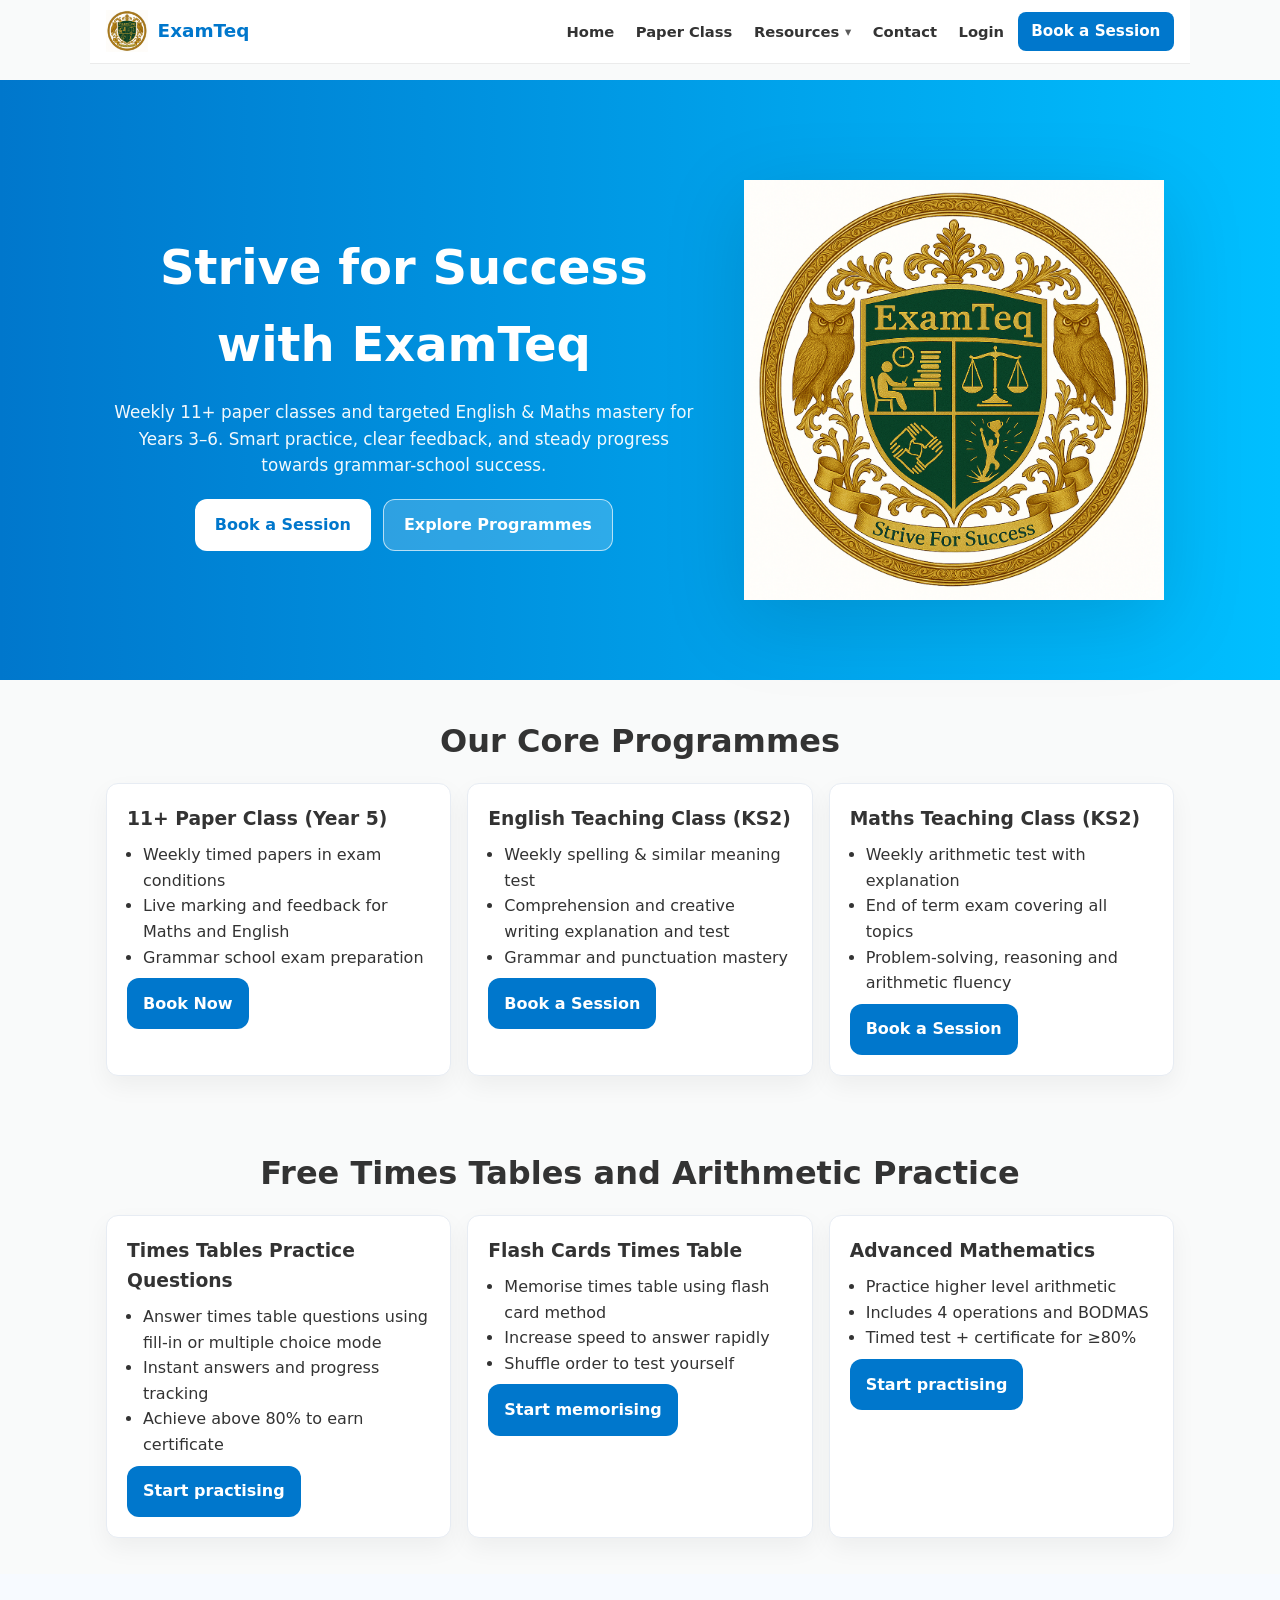
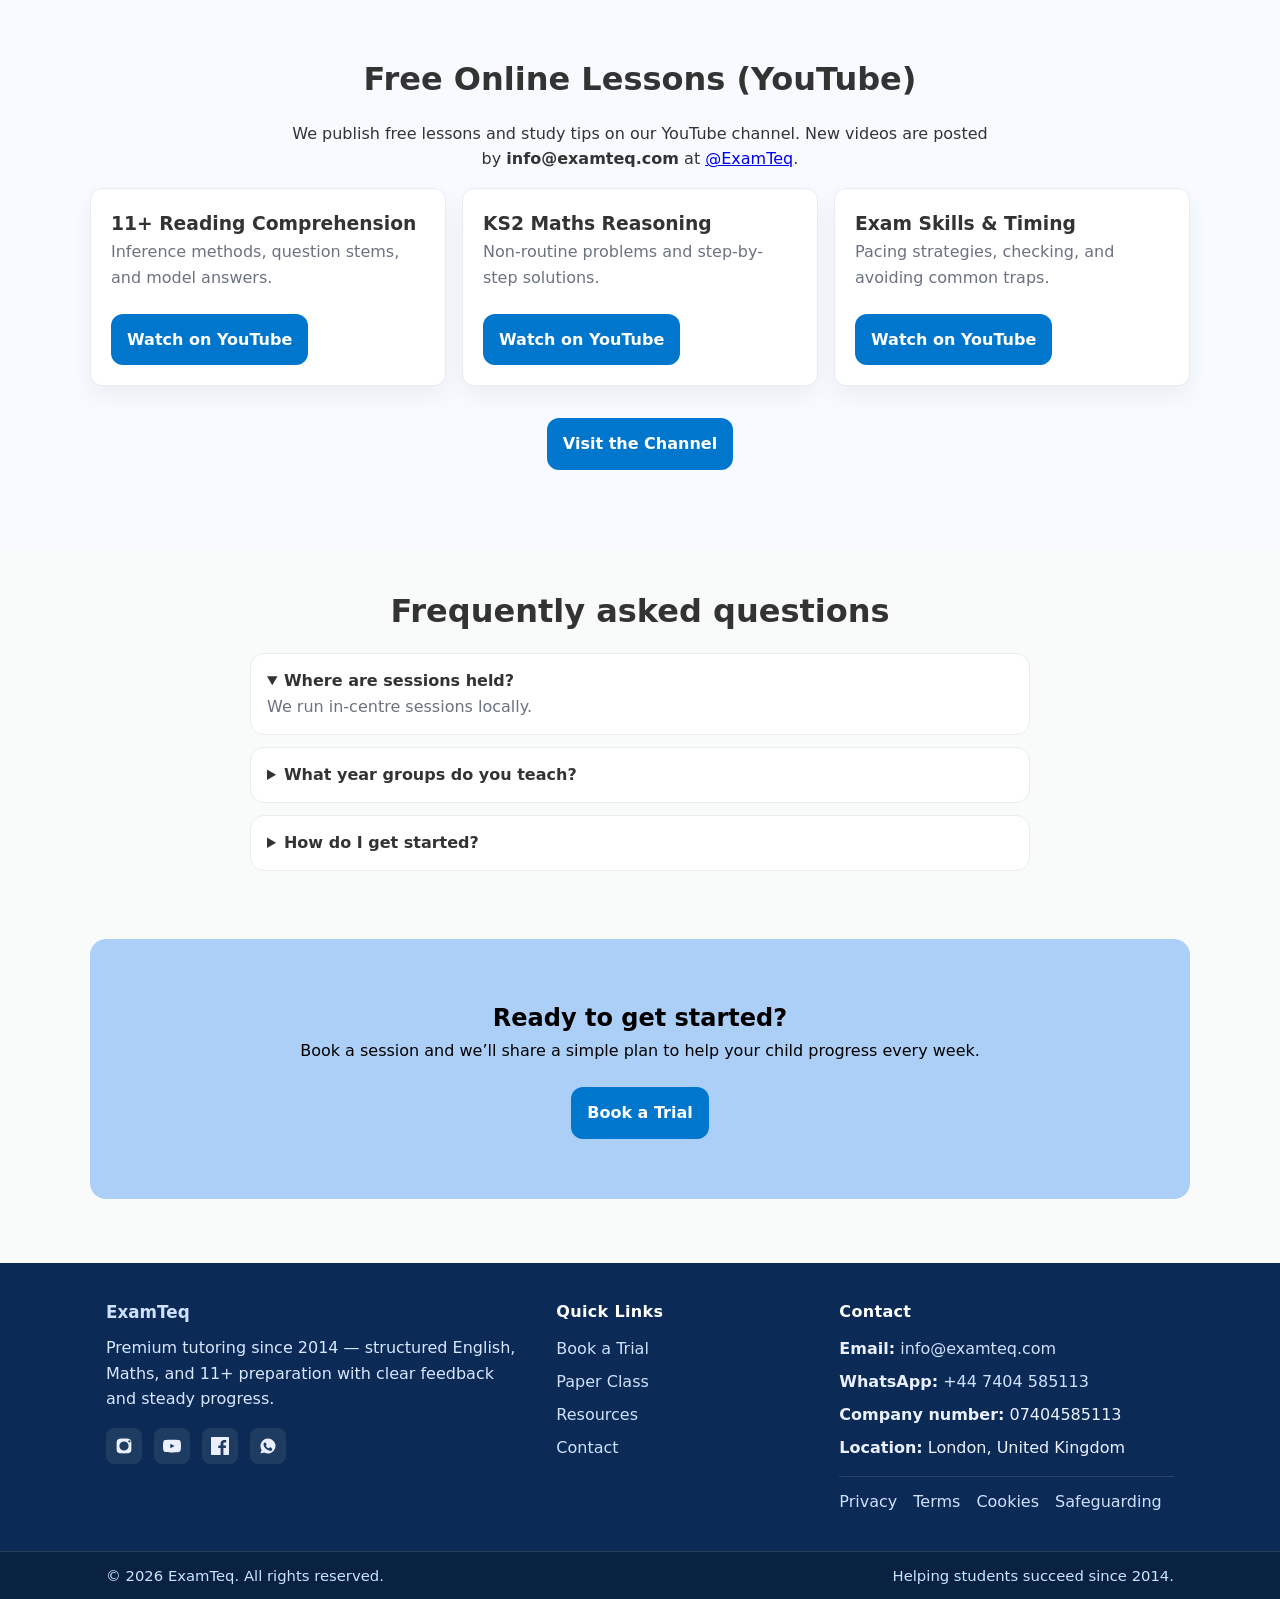
<file: index.html>
<!DOCTYPE html> 
<html lang="en">
<head>
  <meta charset="UTF-8" />
  <meta name="viewport" content="width=device-width, initial-scale=1" />
  <meta name="description" content="ExamTeq | 11+ and KS2 tutoring that lifts scores and confidence. Weekly paper classes, English & Maths mastery, and mock exam preparation." />
  <title>ExamTeq | Strive for Success</title>

  <link rel="icon" href="/favicon.ico" />
  <link rel="stylesheet" href="/styles.css" />
  <link rel="canonical" href="https://examteq.com/" />

  <!-- Social -->
  <meta property="og:title" content="ExamTeq | Strive for Success" />
  <meta property="og:description" content="11+ and KS2 tutoring: weekly paper classes, English & Maths mastery, and mock exam preparation." />
  <meta property="og:type" content="website" />
  <meta property="og:url" content="https://examteq.com/" />
  <meta property="og:image" content="/og-image.jpg" />
  <meta name="twitter:card" content="summary_large_image" />
  <meta name="twitter:title" content="ExamTeq | Strive for Success" />
  <meta name="twitter:description" content="11+ and KS2 tutoring: weekly paper classes, English & Maths mastery, and mock exam preparation." />
  <meta name="twitter:image" content="/og-image.jpg" />

  <!-- Schema -->
  <script type="application/ld+json">
  {
    "@context": "https://schema.org",
    "@type": "EducationalOrganization",
    "name": "ExamTeq",
    "url": "https://examteq.com/",
    "logo": "https://examteq.com/logo.png",
    "sameAs": ["https://www.youtube.com/@ExamTeq"],
    "address": { "@type": "PostalAddress", "addressLocality": "London", "addressCountry": "GB" },
    "contactPoint": [{ "@type": "ContactPoint", "contactType": "customer support", "email": "info@examteq.com" }]
  }
  </script>

  <!-- Page-only layout tweaks (SCOPED so they don't change the header) -->
  <style>
    .home-page .page-container { max-width: 1100px; margin: 0 auto; padding: 0 1rem; }
    .hero-inner { display:grid; grid-template-columns: 1.15fr .85fr; gap:2rem; align-items:center; }
    @media (max-width:980px){ .hero-inner { grid-template-columns:1fr; } }
    .hero-graphic { display:grid; place-items:center; }
    .hero-graphic img { width:100%; max-width:420px; height:auto; filter: drop-shadow(0 20px 40px rgba(0,0,0,.12)); }
    .why-grid{ display:grid; grid-template-columns:1fr 1fr; gap:1rem; }
    @media (max-width:900px){ .why-grid{ grid-template-columns:1fr; } }
    .tick{display:flex; gap:.6rem; align-items:flex-start}
    .tick i{width:22px;height:22px;border-radius:6px;background:#e8f7ee;color:#16a34a;display:grid;place-items:center;font-weight:800}
    .testi-grid{ display:grid; grid-template-columns:repeat(3,1fr); gap:1rem; }
    @media (max-width:900px){ .testi-grid{ grid-template-columns:1fr; } }
    blockquote{ background:#fff; border:1px solid #e7ecf3; border-radius:14px; padding:1rem; box-shadow:0 8px 24px rgba(0,0,0,.05); margin:0; }
    details{ background:#fff; border:1px solid #e7ecf3; border-radius:14px; padding:.9rem 1rem; }
    details + details{ margin-top:.75rem; }
    summary{ cursor:pointer; font-weight:700 }
  </style>
</head>

<body class="home-page">
  <!-- HEADER / NAV (IDENTICAL TO CONTACT) -->
  <header>
    <nav class="navbar container" aria-label="Primary">
      <a class="logo" href="/index.html" aria-label="ExamTeq Home">
        <img src="/logo.png" alt="ExamTeq logo" width="44" height="44" />
        <span>ExamTeq</span>
      </a>

      <button class="hamburger" aria-label="Toggle menu" aria-controls="navLinks" aria-expanded="false">☰</button>

      <ul class="nav-links" id="navLinks" role="menu">
        <li role="none"><a role="menuitem" class="nav-link" href="/index.html" aria-current="page">Home</a></li>
        <li role="none"><a role="menuitem" class="nav-link" href="/mock-exams.html">Paper Class</a></li>

        <li class="has-submenu" role="none">
          <a role="menuitem" class="nav-link has-popup" href="/resources.html" aria-haspopup="true" aria-expanded="false">Resources</a>
          <ul class="submenu" role="menu" aria-label="Resources submenu">
            <li role="none"><a role="menuitem" href="/resources.html#videos">Online Lessons</a></li>
            <li role="none"><a role="menuitem" href="/resources.html#downloads">Topic Tests</a></li>
            <li role="none"><a role="menuitem" href="/timestable.html">Times Tables Practice</a></li>
            <li role="none"><a role="menuitem" href="/advanced-arithmetic.html">Advanced Arithmetic Practice</a></li>
          </ul>
        </li>

        <li role="none"><a role="menuitem" class="nav-link" href="/contact.html">Contact</a></li>
        <li role="none"><a role="menuitem" class="nav-link" href="/login.html">Login</a></li>
        <li role="none"><a role="menuitem" class="cta-button nav-cta" href="/book.html">Book a Session</a></li>
      </ul>
    </nav>
  </header>

  <!-- HERO -->
  <section class="hero">
    <div class="page-container hero-inner">
      <div>
        <h1><strong>Strive for Success with ExamTeq</strong></h1>
        <p>Weekly 11+ paper classes and targeted English & Maths mastery for Years 3–6. Smart practice, clear feedback, and steady progress towards grammar-school success.</p>
        <div class="hero-buttons">
          <a href="/book.html" class="hero-cta cta-button">Book a Session</a>
          <a href="#programmes" class="hero-cta secondary">Explore Programmes</a>
        </div>
      </div>
      <div class="hero-graphic" aria-hidden="true">
        <img src="/logo.png" alt="" />
      </div>
    </div>
  </section>

  <main id="main">
    <!-- PROGRAMMES -->
    <section id="programmes" class="section">
      <div class="page-container">
        <h2 class="section-title">Our Core Programmes</h2>
        <div class="service-grid">
          <article class="service-card">
            <h3>11+ Paper Class (Year 5)</h3>
            <ul>
              <li>Weekly timed papers in exam conditions</li>
              <li>Live marking and feedback for Maths and English</li>
              <li>Grammar school exam preparation</li>
            </ul>
            <p style="margin-top:.5rem;"><a href="/book.html?class=Year%205%20Paper%20Class&day=Wednesday&time=17%3A00-19%3A00" class="cta-button">Book Now</a></p>
          </article>
          <article class="service-card">
            <h3>English Teaching Class (KS2)</h3>
            <ul>
              <li>Weekly spelling & similar meaning test</li>
              <li>Comprehension and creative writing explanation and test</li>
              <li>Grammar and punctuation mastery</li>
            </ul>
            <p style="margin-top:.5rem;"><a href="/book.html?subject=KS2%20English%20Mastery" class="cta-button">Book a Session</a></p>
          </article>
          <article class="service-card">
            <h3>Maths Teaching Class (KS2)</h3>
            <ul>
              <li>Weekly arithmetic test with explanation</li>
              <li>End of term exam covering all topics</li>
              <li>Problem-solving, reasoning and arithmetic fluency</li>
            </ul>
            <p style="margin-top:.5rem;"><a href="/book.html?subject=KS2%20Maths%20Mastery" class="cta-button">Book a Session</a></p>
          </article>
        </div>
      </div>
    </section>

    <!-- TIMES TABLES PROMO -->
    <section class="section">
      <div class="page-container">
        <h2 class="section-title">Free Times Tables and Arithmetic Practice</h2>
        <div class="service-grid">
          <article class="service-card">
            <h3>Times Tables Practice Questions</h3>
            <ul>
              <li>Answer times table questions using fill-in or multiple choice mode</li>
              <li>Instant answers and progress tracking</li>
              <li>Achieve above 80% to earn certificate</li>
            </ul>
            <p style="margin-top:.5rem;"><a class="cta-button" href="/timestable.html">Start practising</a></p>
          </article>
          <article class="service-card">
            <h3>Flash Cards Times Table</h3>
            <ul>
              <li>Memorise times table using flash card method</li>
              <li>Increase speed to answer rapidly</li>
              <li>Shuffle order to test yourself</li>
            </ul>
            <p style="margin-top:.5rem;"><a class="cta-button" href="/flashcards.html">Start memorising</a></p>
          </article>
          <article class="service-card">
            <h3>Advanced Mathematics</h3>
            <ul>
              <li>Practice higher level arithmetic</li>
              <li>Includes 4 operations and BODMAS</li>
              <li>Timed test + certificate for ≥80%</li>
            </ul>
            <p style="margin-top:.5rem;"><a class="cta-button" href="/advanced-arithmetic.html">Start practising</a></p>
          </article>
        </div>
      </div>
    </section>

    <!-- FREE ONLINE LESSONS -->
    <section id="free-lessons" class="section highlight">
      <div class="page-container" style="padding: 1.25rem 0;">
        <h2 class="section-title">Free Online Lessons (YouTube)</h2>
        <p style="text-align:center; max-width:70ch; margin: 0 auto 1rem;">
          We publish free lessons and study tips on our YouTube channel. New videos are posted by
          <strong>info@examteq.com</strong> at <a href="https://www.youtube.com/@ExamTeq" target="_blank" rel="noopener">@ExamTeq</a>.
        </p>
        <div class="service-grid" style="margin-top:1rem;">
          <article class="service-card">
            <h3>11+ Reading Comprehension</h3>
            <p class="muted">Inference methods, question stems, and model answers.</p>
            <p style="margin-top:.5rem;"><a class="cta-button" href="https://www.youtube.com/@ExamTeq" target="_blank" rel="noopener">Watch on YouTube</a></p>
          </article>
          <article class="service-card">
            <h3>KS2 Maths Reasoning</h3>
            <p class="muted">Non-routine problems and step-by-step solutions.</p>
            <p style="margin-top:.5rem;"><a class="cta-button" href="https://www.youtube.com/@ExamTeq" target="_blank" rel="noopener">Watch on YouTube</a></p>
          </article>
          <article class="service-card">
            <h3>Exam Skills & Timing</h3>
            <p class="muted">Pacing strategies, checking, and avoiding common traps.</p>
            <p style="margin-top:.5rem;"><a class="cta-button" href="https://www.youtube.com/@ExamTeq" target="_blank" rel="noopener">Watch on YouTube</a></p>
          </article>
        </div>
        <p style="text-align:center; margin-top:1rem;">
          <a class="cta-button" href="https://www.youtube.com/@ExamTeq" target="_blank" rel="noopener">Visit the Channel</a>
        </p>
      </div>
    </section>

    <!-- FAQ -->
    <section class="section">
      <div class="page-container">
        <h2 class="section-title">Frequently asked questions</h2>
        <div class="page-container" style="max-width:780px; padding:0">
          <details open>
            <summary>Where are sessions held?</summary>
            <p class="muted">We run in-centre sessions locally.</p>
          </details>
          <details>
            <summary>What year groups do you teach?</summary>
            <p class="muted">Years 3–6 for English & Maths mastery, plus our weekly 11+ paper classes for grammar-school preparation.</p>
          </details>
          <details>
            <summary>How do I get started?</summary>
            <p class="muted">Click “Book a Session”, tell us about your child, and we’ll match you to the right group and lesson.</p>
          </details>
        </div>
      </div>
    </section>

    <!-- CTA STRIP -->
    <section class="page-container" style="padding: 2rem 0;">
      <div class="cta-strip">
        <h2>Ready to get started?</h2>
        <p>Book a session and we’ll share a simple plan to help your child progress every week.</p>
        <p style="margin-top:.5rem;"><a href="/book.html" class="cta-button">Book a Trial</a></p>
      </div>
    </section>
  </main>

  <!-- FOOTER (same as your other pages, with social icons) -->
  <footer class="site-footer" role="contentinfo">
    <div class="container footer-grid">
      <!-- Brand / About -->
      <div class="footer-col">
        <a class="footer-logo" href="/index.html" aria-label="ExamTeq Home"><span>ExamTeq</span></a>
        <p class="footer-blurb">
          Premium tutoring since 2014 — structured English, Maths, and 11+ preparation with clear feedback and steady progress.
        </p>
        <div class="footer-social">
          <a class="ig" href="https://www.instagram.com/examteq" target="_blank" rel="noopener" aria-label="Instagram" title="Instagram">
            <svg viewBox="0 0 24 24" aria-hidden="true"><path d="M12 2.163c3.204 0 3.584.012 4.85.07 1.366.062 2.633.35 3.608 1.325.975.975 1.262 2.242 1.324 3.608.058 1.266.07 1.646.07 4.85s-.012 3.584-.07 4.85c-.062 1.366-.35 2.633-1.325 3.608-.975.975-2.242 1.262-3.608 1.324-1.266.058-1.646.07-4.85.07s-3.584-.012-4.85-.07c-1.366-.062-2.633-.35-3.608-1.325-.975-.975-1.262-2.242-1.324-3.608C2.175 15.747 2.163 15.367 2.163 12s.012-3.584.07-4.85c.062-1.366.35-2.633 1.325-3.608C4.533 2.567 5.8 2.28 7.166 2.218 8.432 2.16 8.812 2.163 12 2.163zm0 3.675a6.162 6.162 0 1 0 0 12.324 6.162 6.162 0 0 0 0-12.324zm7.2-1.358a1.44 1.44 0 1 0 0 2.882 1.44 1.44 0 0 0 0-2.882z"/></svg>
          </a>
          <a class="yt" href="https://www.youtube.com/@ExamTeq" target="_blank" rel="noopener" aria-label="YouTube" title="YouTube">
            <svg viewBox="0 0 24 24" aria-hidden="true"><path d="M23.498 6.186a3.001 3.001 0 0 0-2.112-2.12C19.5 3.5 12 3.5 12 3.5s-7.5 0-9.386.566a3 3 0 0 0-2.112 2.12C0 8.083 0 12 0 12s0 3.917 .502 5.814a3 3 0 0 0 2.112 2.12C4.5 20.5 12 20.5 12 20.5s7.5 0 9.386-.566a3 3 0 0 0 2.112-2.12C24 15.917 24 12 24 12s0-3.917-.502-5.814zM9.75 15.02V8.98L15.5 12l-5.75 3.02z"/></svg>
          </a>
          <a class="fb" href="https://www.facebook.com/examteq" target="_blank" rel="noopener" aria-label="Facebook" title="Facebook">
            <svg viewBox="0 0 24 24" aria-hidden="true"><path d="M22.675 0h-21.35C.596 0 0 .596 0 1.326v21.348C0 23.404.596 24 1.326 24h11.495v-9.294H9.691V11.41h3.13V8.708c0-3.1 1.894-4.788 4.659-4.788 1.325 0 2.464.099 2.795.143v3.24l-1.918.001c-1.504 0-1.796.715-1.796 1.764v2.314h3.587l-.467 3.296h-3.12V24h6.116C23.404 24 24 23.404 24 22.674V1.326C24 .596 23.404 0 22.675 0z"/></svg>
          </a>
          <a class="wa" href="https://wa.me/447404585113" target="_blank" rel="noopener" aria-label="WhatsApp" title="WhatsApp">
            <svg viewBox="0 0 24 24" aria-hidden="true">
              <path d="M12.04 2a9.96 9.96 0 0 0-8.51 15.2L2 22l4.93-1.47A9.96 9.96 0 1 0 12.04 2zm5.88 15.03c-.24.69-1.2 1.27-1.98 1.44-.53.11-1.22.2-3.56-.74-2.99-1.24-4.92-4.29-5.07-4.49-.15-.2-1.21-1.61-1.21-3.07 0-1.46.77-2.17 1.04-2.47.24-.27.64-.39 1.03-.39.12 0 .23 0 .33.01.29.01.44.03.63.49.24.58.83 2 .9 2.15.07.15.12.32.02.52-.1.2-.15.31-.3.48-.15.17-.31.39-.44.53-.14.14-.28.3-.12.58.15.27.66 1.08 1.41 1.75.97.86 1.79 1.13 2.06 1.26.27.13.43.11.59-.06.16-.17.68-.79.86-1.06.18-.27.36-.22.61-.13.25.09 1.6.75 1.88.88.28.13.46.2.53.31.07.12.07.69-.17 1.38z"/>
            </svg>
          </a>
        </div>
      </div>

      <!-- Quick Links -->
      <nav class="footer-col footer-links" aria-label="Footer">
        <h3>Quick Links</h3>
        <ul>
          <li><a href="/book.html">Book a Trial</a></li>
          <li><a href="/mock-exams.html">Paper Class</a></li>
          <li><a href="/resources.html">Resources</a></li>
          <li><a href="/contact.html">Contact</a></li>
        </ul>
      </nav>

      <!-- Contact / Legal -->
      <div class="footer-col footer-contact">
        <h3>Contact</h3>
        <ul class="contact-list">
          <li><strong>Email:</strong> <a href="mailto:info@examteq.com">info@examteq.com</a></li>
          <li><strong>WhatsApp:</strong> <a href="tel:+447404585113">+44 7404 585113</a></li>
          <li><strong>Company number:</strong> 07404585113</li>
          <li><strong>Location:</strong> London, United Kingdom</li>
        </ul>
        <div class="footer-legal-links">
          <a href="/privacy.html">Privacy</a>
          <a href="/terms.html">Terms</a>
          <a href="/cookies.html">Cookies</a>
          <a href="/safeguarding.html">Safeguarding</a>
        </div>
      </div>
    </div>

    <!-- Bottom bar -->
    <div class="footer-bottom">
      <div class="container footer-bottom-inner">
        <span>© <span id="year"></span> ExamTeq. All rights reserved.</span>
        <span>Helping students succeed since 2014.</span>
      </div>
    </div>
  </footer>

  <!-- Same nav JS as contact/resources -->
  <script>
    (function(){
      var y=document.getElementById('year'); if(y) y.textContent=(new Date()).getFullYear();

      const nav = document.getElementById('navLinks');
      const ham = document.querySelector('.hamburger');
      if (ham && nav) {
        ham.addEventListener('click', () => {
          const open = nav.classList.toggle('active');
          ham.setAttribute('aria-expanded', open ? 'true' : 'false');
        });
      }
      // Close on link click (mobile)
      document.querySelectorAll('#navLinks a').forEach(a => {
        a.addEventListener('click', () => {
          if (nav.classList.contains('active')) {
            nav.classList.remove('active');
            ham && ham.setAttribute('aria-expanded', 'false');
          }
        });
      });
      // Mobile submenu tap
      document.querySelectorAll('.has-submenu > .has-popup').forEach(link => {
        link.addEventListener('click', (e) => {
          const isDesktop = window.matchMedia('(min-width: 861px)').matches;
          if (isDesktop) return;
          e.preventDefault();
          const li = link.parentElement;
          const open = li.classList.toggle('open');
          link.setAttribute('aria-expanded', open ? 'true' : 'false');
        });
      });
    })();
  </script>
</body>
</html>
</file>
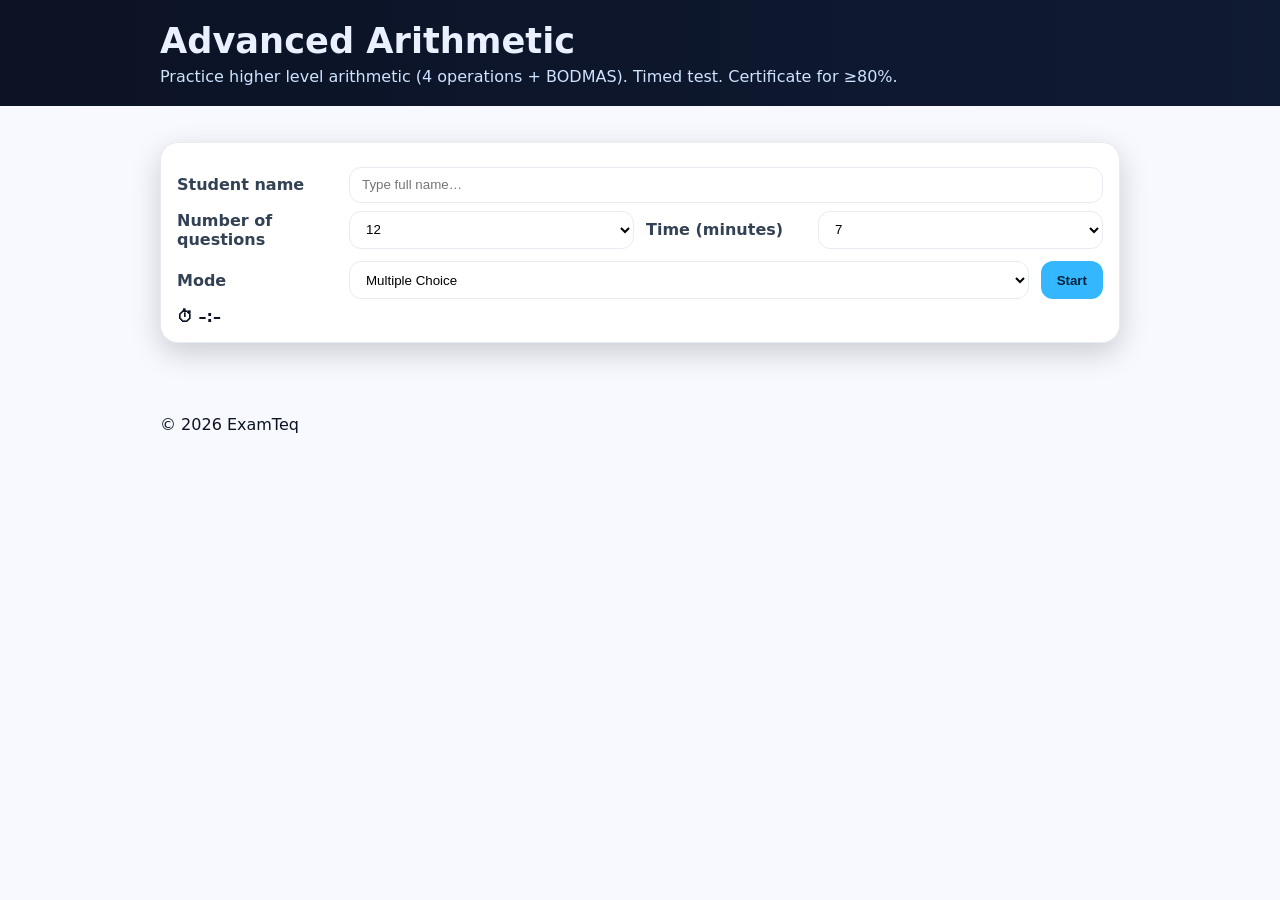
<file: advanced-arithmetic.html>
<!DOCTYPE html>
<html lang="en">
<head>
  <meta charset="UTF-8" />
  <meta name="viewport" content="width=device-width, initial-scale=1" />
  <title>ExamTeq • Advanced Arithmetic</title>
  <link rel="icon" href="/favicon.ico" />
  <link rel="stylesheet" href="advanced-arithmetic.css" />
</head>
<body>
  <header class="hdr no-print">
    <div class="wrap">
      <h1>Advanced Arithmetic</h1>
      <p>Practice higher level arithmetic (4 operations + BODMAS). Timed test. Certificate for ≥80%.</p>
    </div>
  </header>

  <main class="wrap">
    <!-- Controls -->
    <section class="panel no-print" id="controls">
      <div class="row">
        <label for="studentName" class="lbl">Student name</label>
        <input id="studentName" class="input" placeholder="Type full name…" />
      </div>
      <div class="row">
        <label for="questionCount" class="lbl">Number of questions</label>
        <select id="questionCount" class="input">
          <option>10</option>
          <option selected>12</option>
          <option>15</option>
          <option>20</option>
        </select>
        <label for="minutes" class="lbl">Time (minutes)</label>
        <select id="minutes" class="input">
          <option>5</option>
          <option selected>7</option>
          <option>10</option>
          <option>12</option>
        </select>
         <label for="mode" class="lbl">Mode</label>
        <select id="mode" class="input">
          <option value="mcq" selected>Multiple Choice</option>
          <option value="fill">Fill in answer</option>
        </select>
        <button id="startBtn" class="btn">Start</button>
      </div>
      <div class="timer" id="timer" aria-live="polite">⏱ –:–</div>
    </section>

    <!-- Questions -->
    <section id="quiz" class="panel no-print hidden">
      <ol id="qList" class="q-list"></ol>
      <div class="actions">
        <button id="submitBtn" class="btn">Submit</button>
        <button id="restartBtn" class="btn btn-ghost">Restart</button>
      </div>
    </section>

    <!-- Results -->
    <section id="result" class="panel no-print hidden">
      <h2>Results</h2>
      <p id="scoreLine"></p>
      <p id="detailLine"></p>
      <div id="certUnlock" class="hidden">
        <p class="pass">🎉 Great work! You’ve unlocked your certificate.</p>
        <div class="row">
          <button id="showCertBtn" class="btn">Preview Certificate</button>
        </div>
      </div>
    </section>

    <!-- Certificate (prints alone) -->
    <section id="certificate" class="certificate hidden">
      <!-- SVG certificate; styled for A4 landscape -->
      <svg id="certSvg" viewBox="0 0 3508 2480" xmlns="http://www.w3.org/2000/svg" role="img" aria-label="ExamTeq Certificate">
        <defs>
          <linearGradient id="g1" x1="0" y1="0" x2="1" y2="0">
            <stop offset="0" stop-color="#0b1324"/>
            <stop offset="1" stop-color="#0f1a33"/>
          </linearGradient>
        </defs>
        <rect x="0" y="0" width="3508" height="2480" fill="url(#g1)"/>
        <rect x="160" y="160" width="3188" height="2160" rx="60" fill="#fff"/>
        <rect x="220" y="220" width="3068" height="2040" rx="40" fill="#f9fafc" stroke="#dbe4f0" stroke-width="6"/>

        <!-- Logo placeholder; replace href with your /logo.png path if you like -->
        <image id="logoImg" href="/logo.png" x="1580" y="280" width="348" height="348" preserveAspectRatio="xMidYMid meet" />

        <text x="1754" y="760" text-anchor="middle" font-family="Georgia, 'Times New Roman', serif" font-size="120" fill="#0b1324" font-weight="700">
          Certificate of Achievement
        </text>

        <text x="1754" y="960" text-anchor="middle" font-family="Inter, Arial, sans-serif" font-size="56" fill="#334155">
          This certifies that
        </text>

        <text id="certName" x="1754" y="1100" text-anchor="middle" font-family="Georgia, 'Times New Roman', serif" font-size="110" fill="#0b1324" font-weight="700">
          Student Name
        </text>

        <text x="1754" y="1230" text-anchor="middle" font-family="Inter, Arial, sans-serif" font-size="56" fill="#334155">
          has successfully completed the
        </text>
        <text x="1754" y="1320" text-anchor="middle" font-family="Inter, Arial, sans-serif" font-size="72" fill="#0b1324" font-weight="700">
          Advanced Arithmetic Timed Test
        </text>

        <text id="certScore" x="1754" y="1460" text-anchor="middle" font-family="Inter, Arial, sans-serif" font-size="68" fill="#0ea5e9" font-weight="700">
          Score: 0% (0 / 0)
        </text>
        <text id="certDate" x="1754" y="1560" text-anchor="middle" font-family="Inter, Arial, sans-serif" font-size="48" fill="#334155">
          Dated: —
        </text>

        <!-- Signature lines -->
        <line x1="900" y1="1920" x2="1750" y2="1920" stroke="#0b1324" stroke-width="6"/>
        <text x="1325" y="1985" text-anchor="middle" font-family="Inter, Arial, sans-serif" font-size="44" fill="#334155">
          Teacher / Tutor
        </text>

        <line x1="1900" y1="1920" x2="2750" y2="1920" stroke="#0b1324" stroke-width="6"/>
        <text x="2325" y="1985" text-anchor="middle" font-family="Inter, Arial, sans-serif" font-size="44" fill="#334155">
          Signature
        </text>

        <text x="1754" y="2140" text-anchor="middle" font-family="Inter, Arial, sans-serif" font-size="38" fill="#64748b">
          ExamTeq • Strive for Success
        </text>
      </svg>

      <!-- Certificate action buttons (hidden in print) -->
      <div class="cert-actions no-print">
        <button id="printCertBtn" class="btn">Print / Save as PDF</button>
        <button id="downloadPngBtn" class="btn btn-ghost">Download PNG</button>
        <button id="closeCertBtn" class="btn btn-ghost">Close</button>
      </div>
    </section>
  </main>

  <footer class="wrap no-print">
    <p>&copy; <span id="yr"></span> ExamTeq</p>
  </footer>

  <script src="advanced-arithmetic.js"></script>
</body>
</html>
</file>
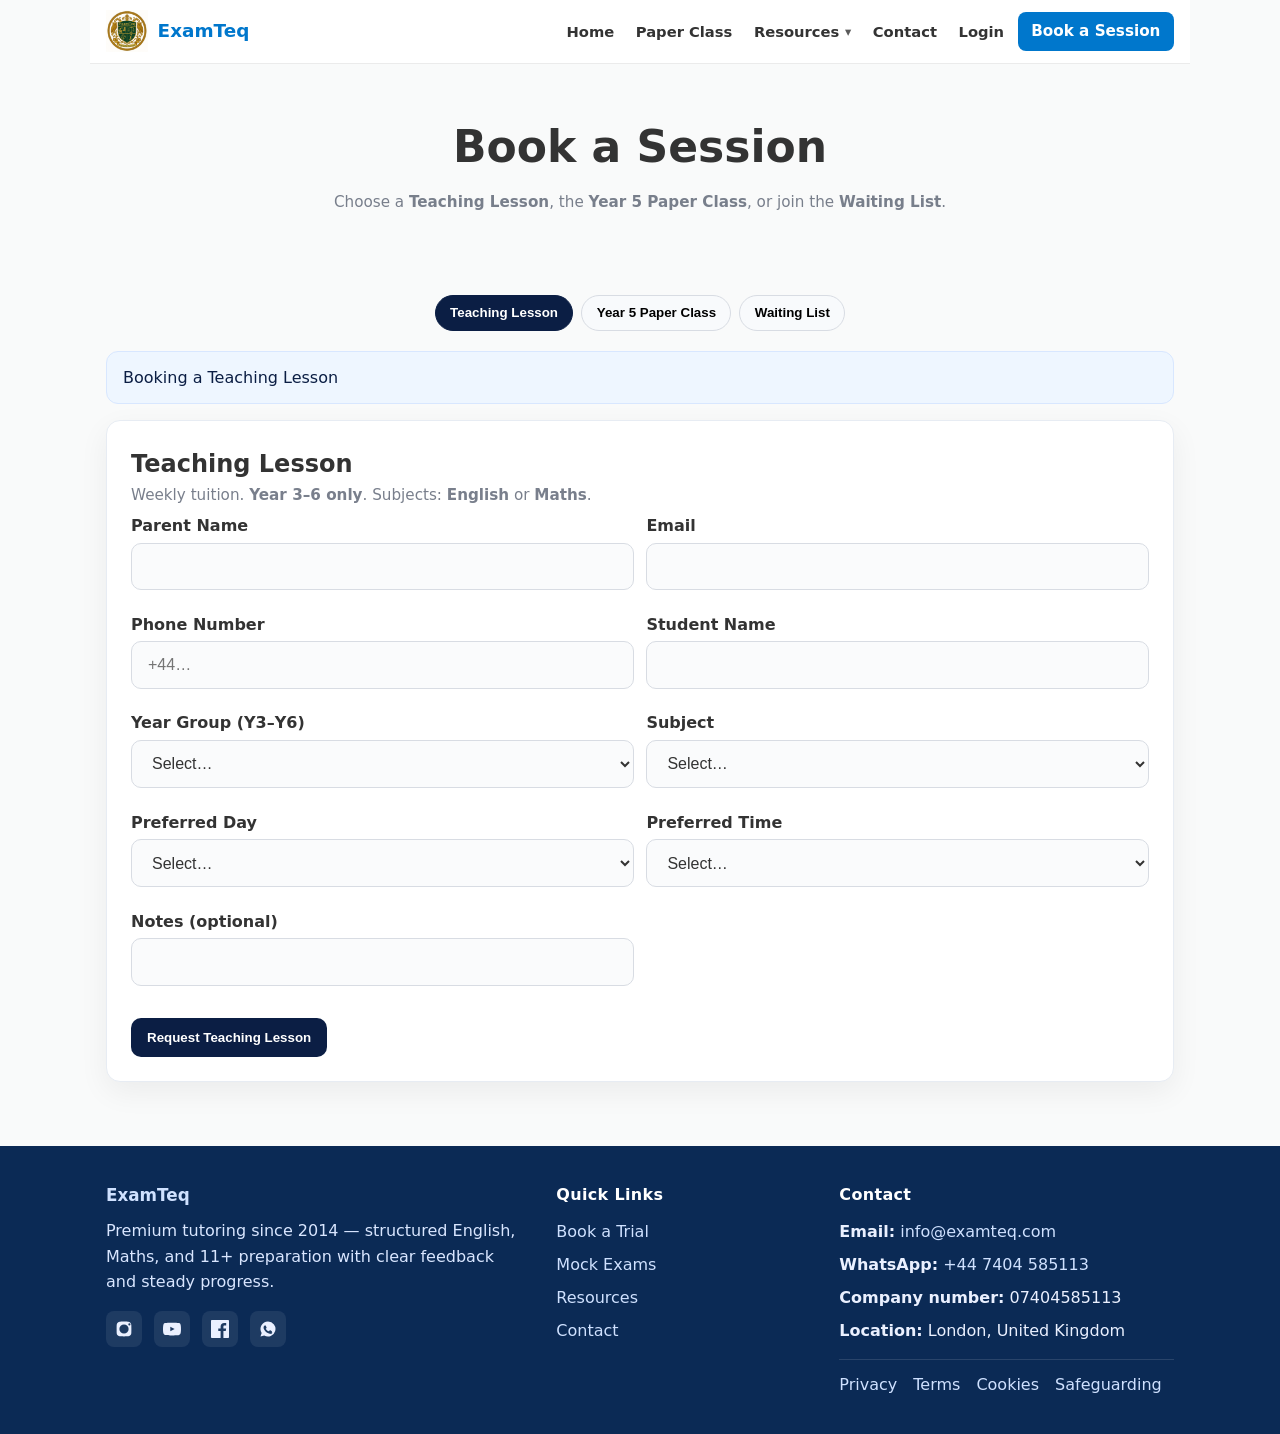
<file: book.html>
<!DOCTYPE html>
<html lang="en">
<head>
  <meta charset="UTF-8" />
  <meta name="viewport" content="width=device-width, initial-scale=1.0"/>
  <meta name="description" content="Book a Teaching Lesson, Year 5 Paper Class, or join the Waiting List at ExamTeq." />
  <title>Book a Session | ExamTeq</title>

  <link rel="stylesheet" href="/styles.css" />

  <style>
    .book-page .page-container { max-width: 1100px; margin: 0 auto; padding: 2rem 1rem; }
    .page-hero { text-align: center; padding: 2.5rem 1rem 1rem; }
    .page-hero h1 { font-size: clamp(2rem, 3.5vw, 2.75rem); margin-bottom: .5rem; }

    .tabs { display:flex; gap:.5rem; flex-wrap:wrap; justify-content:center; margin:1rem 0 1.25rem; }
    .tab-btn { border:1px solid #d8dce3; background:#f8fafc; padding:.6rem .9rem; border-radius:999px; cursor:pointer; font-weight:600; }
    .tab-btn[aria-selected="true"]{ background:#0b1e44; color:#fff; border-color:#0b1e44; }

    .panel { display:none; }
    .panel.active { display:block; }

    .card { background:#fff; border-radius:14px; box-shadow:0 10px 30px rgba(0,0,0,.06); padding: 1.5rem; }

    form .row { display:grid; grid-template-columns:1fr 1fr; gap:.8rem; }
    @media (max-width:720px){ form .row{ grid-template-columns:1fr; } }

    label { display:block; font-weight:600; margin:.35rem 0 .25rem; }
    input, select, textarea { width:100%; padding:.85rem 1rem; border-radius:10px; border:1px solid #d8dce3; background:#fafbfc; }
    .actions{ margin-top:1rem; display:flex; gap:.5rem; flex-wrap:wrap; }
    .cta{ background:#0b1e44; color:#fff; border:none; padding:.75rem 1rem; border-radius:10px; font-weight:700; cursor:pointer; }

    .muted { font-size:.95rem; opacity:.9; }
    .notice{ background:#eef6ff; border:1px solid #d8e7ff; color:#0b1e44; border-radius:12px; padding:.8rem 1rem; margin:0 0 1rem; }
    .danger{ background:#fff2f2; border:1px solid #ffd1d1; color:#6d1a1a; }
    .success{ background:#f2fff7; border:1px solid #c7f1d8; color:#0c4b2a; }
  </style>
</head>

<body class="book-page">
  <!-- HEADER / NAV -->
  <header>
    <nav class="navbar container" aria-label="Primary">
      <a class="logo" href="/index.html" aria-label="ExamTeq Home">
        <img src="/logo.png" alt="ExamTeq logo" width="44" height="44" />
        <span>ExamTeq</span>
      </a>

      <button class="hamburger" aria-label="Toggle menu" aria-controls="navLinks" aria-expanded="false">☰</button>

      <ul class="nav-links" id="navLinks" role="menu">
        <li role="none"><a role="menuitem" class="nav-link" href="/index.html">Home</a></li>
        <li role="none"><a role="menuitem" class="nav-link" href="/mock-exams.html">Paper Class</a></li>

        <li class="has-submenu" role="none">
          <a role="menuitem" class="nav-link has-popup" href="/resources.html" aria-haspopup="true" aria-expanded="false">Resources</a>
          <ul class="submenu" role="menu" aria-label="Resources submenu">
            <li role="none"><a role="menuitem" href="/resources.html#videos">Online Lessons</a></li>
            <li role="none"><a role="menuitem" href="/resources.html#downloads">Topic Tests</a></li>
            <li role="none"><a role="menuitem" href="/timestable.html">Times Tables Practice</a></li>
            <li role="none"><a role="menuitem" href="/advanced-arithmetic.html">Advanced Arithmetic Practice</a></li>
          </ul>
        </li>

        <li role="none"><a role="menuitem" class="nav-link" href="/contact.html">Contact</a></li>
        <li role="none"><a role="menuitem" class="nav-link" href="/login.html">Login</a></li>
        <li role="none"><a role="menuitem" class="cta-button nav-cta" href="/book.html" aria-current="page">Book a Session</a></li>
      </ul>
    </nav>
  </header>

  <!-- Hero -->
  <section class="page-hero page-container">
    <h1>Book a Session</h1>
    <p class="muted">Choose a <strong>Teaching Lesson</strong>, the <strong>Year 5 Paper Class</strong>, or join the <strong>Waiting List</strong>.</p>
  </section>

  <!-- Content -->
  <main class="page-container">
    <!-- Tabs -->
    <div class="tabs" role="tablist" aria-label="Booking type">
      <button class="tab-btn" role="tab" id="tab-teaching" aria-controls="panel-teaching" aria-selected="true">Teaching Lesson</button>
      <button class="tab-btn" role="tab" id="tab-paper" aria-controls="panel-paper" aria-selected="false">Year 5 Paper Class</button>
      <button class="tab-btn" role="tab" id="tab-wait" aria-controls="panel-wait" aria-selected="false">Waiting List</button>
    </div>

    <!-- Teaching Lesson -->
    <section id="panel-teaching" class="panel active" role="tabpanel" aria-labelledby="tab-teaching">
      <div id="teaching-banner" class="notice" style="display:none;"></div>
      <div class="card">
        <h2>Teaching Lesson</h2>
        <p class="muted">Weekly tuition. <strong>Year 3–6 only</strong>. Subjects: <strong>English</strong> or <strong>Maths</strong>.</p>

        <form id="form-teaching" name="Teaching Lesson Booking">
          <input type="hidden" name="bookingType" value="teaching" />
          <div class="row">
            <div>
              <label for="t-parent">Parent Name</label>
              <input id="t-parent" name="parent" required />
            </div>
            <div>
              <label for="t-email">Email</label>
              <input id="t-email" name="email" type="email" required />
            </div>
          </div>
          <div class="row">
            <div>
              <label for="t-phone">Phone Number</label>
              <input id="t-phone" name="phone" type="tel" inputmode="tel" placeholder="+44…" required />
            </div>
            <div>
              <label for="t-student">Student Name</label>
              <input id="t-student" name="student" required />
            </div>
          </div>
          <div class="row">
            <div>
              <label for="t-year">Year Group (Y3–Y6)</label>
              <select id="t-year" name="year" required>
                <option value="">Select…</option>
                <option>Year 3</option>
                <option>Year 4</option>
                <option>Year 5</option>
                <option>Year 6</option>
              </select>
            </div>
            <div>
              <label for="t-subject">Subject</label>
              <select id="t-subject" name="subject" required>
                <option value="">Select…</option>
                <option>English</option>
                <option>Maths</option>
              </select>
            </div>
          </div>
          <div class="row">
            <div>
              <label for="t-day">Preferred Day</label>
              <select id="t-day" name="day" required>
                <option value="">Select…</option>
                <option>Saturday</option>
                <option>Monday</option>
                <option>Wednesday</option>
                <option>Friday</option>
              </select>
            </div>
            <div>
              <label for="t-time">Preferred Time</label>
              <select id="t-time" name="time" required>
                <option value="">Select…</option>
                <option>5:00–6:00pm</option>
                <option>6:00–7:00pm</option>
              </select>
            </div>
          </div>
          <div class="row">
            <div>
              <label for="t-notes">Notes (optional)</label>
              <input id="t-notes" name="notes" />
            </div>
          </div>
          <div class="actions">
            <button type="submit" class="cta">Request Teaching Lesson</button>
          </div>
        </form>
      </div>
    </section>

    <!-- Paper Class -->
    <section id="panel-paper" class="panel" role="tabpanel" aria-labelledby="tab-paper">
      <div id="paper-banner" class="notice" style="display:none;"></div>
      <div class="card">
        <h2>Year 5 Paper Class (11+)</h2>
        <p class="muted"><strong>2 hours</strong> covering <strong>Maths</strong>, <strong>English</strong>, and <strong>Creative Writing</strong>. Slots: <strong>Sat / Mon / Wed / Fri 5–7pm</strong>. Limited places.</p>

        <form id="form-paper" name="Paper Class Booking">
          <input type="hidden" name="bookingType" value="paper" />
          <input type="hidden" id="paper-class-title" name="classTitle" value="Year 5 Paper Class" />
          <div class="row">
            <div>
              <label for="p-parent">Parent Name</label>
              <input id="p-parent" name="parent" required />
            </div>
            <div>
              <label for="p-email">Email</label>
              <input id="p-email" name="email" type="email" required />
            </div>
          </div>
          <div class="row">
            <div>
              <label for="p-phone">Phone Number</label>
              <input id="p-phone" name="phone" type="tel" inputmode="tel" placeholder="+44…" required />
            </div>
            <div>
              <label for="p-student">Student Name</label>
              <input id="p-student" name="student" required />
            </div>
          </div>
          <div class="row">
            <div>
              <label for="p-day">Choose Day</label>
              <select id="p-day" name="day" required>
                <option value="">Select…</option>
                <option>Saturday</option>
                <option>Monday</option>
                <option>Wednesday</option>
                <option>Friday</option>
              </select>
            </div>
            <div>
              <label for="p-time">Time (fixed)</label>
              <select id="p-time" name="time" required>
                <option value="">Select…</option>
                <option>5:00–7:00pm</option>
              </select>
            </div>
          </div>
          <div class="row">
            <div>
              <label for="p-notes">Notes (optional)</label>
              <input id="p-notes" name="notes" placeholder="Medical, access, anything we should know" />
            </div>
          </div>
          <div class="actions">
            <button type="submit" class="cta">Book Paper Class</button>
          </div>
        </form>
      </div>
    </section>

    <!-- Waiting List -->
    <section id="panel-wait" class="panel" role="tabpanel" aria-labelledby="tab-wait">
      <div id="wait-banner" class="notice" style="display:none;"></div>
      <div class="card">
        <h2>Waiting List</h2>
        <p class="muted">If your Paper Class slot is full, join the waiting list and we’ll contact you when a place opens.</p>

        <form id="form-wait" name="Waiting List">
          <input type="hidden" name="bookingType" value="waitlist" />
          <div class="row">
            <div>
              <label for="w-parent">Parent Name</label>
              <input id="w-parent" name="parent" required />
            </div>
            <div>
              <label for="w-email">Email</label>
              <input id="w-email" name="email" type="email" required />
            </div>
          </div>
          <div class="row">
            <div>
              <label for="w-phone">Phone Number</label>
              <input id="w-phone" name="phone" type="tel" inputmode="tel" placeholder="+44…" required />
            </div>
            <div>
              <label for="w-student">Student Name</label>
              <input id="w-student" name="student" required />
            </div>
          </div>
          <div class="row">
            <div>
              <label for="w-day">Preferred Day</label>
              <select id="w-day" name="day" required>
                <option value="">Select…</option>
                <option>Saturday</option>
                <option>Monday</option>
                <option>Wednesday</option>
                <option>Friday</option>
              </select>
            </div>
            <div>
              <label for="w-time">Preferred Time</label>
              <select id="w-time" name="time" required>
                <option value="">Select…</option>
                <option>5:00–7:00pm</option>
              </select>
            </div>
          </div>
          <div class="row">
            <div>
              <label for="w-notes">Notes (optional)</label>
              <input id="w-notes" name="notes" />
            </div>
          </div>
          <div class="actions">
            <button type="submit" class="cta">Join Waiting List</button>
          </div>
        </form>
      </div>
    </section>
  </main>

  <!-- FOOTER -->
  <footer class="site-footer" role="contentinfo">
    <div class="container footer-grid">
      <div class="footer-col">
        <a class="footer-logo" href="/index.html" aria-label="ExamTeq Home"><span>ExamTeq</span></a>
        <p class="footer-blurb">Premium tutoring since 2014 — structured English, Maths, and 11+ preparation with clear feedback and steady progress.</p>
        <div class="footer-social">
          <a class="ig" href="https://www.instagram.com/examteq" target="_blank" rel="noopener" aria-label="Instagram" title="Instagram">
            <svg viewBox="0 0 24 24" aria-hidden="true"><path d="M12 2.163c3.204 0 3.584.012 4.85.07 1.366.062 2.633.35 3.608 1.325.975.975 1.262 2.242 1.324 3.608.058 1.266.07 1.646.07 4.85s-.012 3.584-.07 4.85c-.062 1.366-.35 2.633-1.325 3.608-.975.975-2.242 1.262-3.608 1.324-1.266.058-1.646.07-4.85.07s-3.584-.012-4.85-.07c-1.366-.062-2.633-.35-3.608-1.325-.975-.975-1.262-2.242-1.324-3.608C2.175 15.747 2.163 15.367 2.163 12s.012-3.584.07-4.85c.062-1.366.35-2.633 1.325-3.608C4.533 2.567 5.8 2.28 7.166 2.218 8.432 2.16 8.812 2.163 12 2.163zm0 3.675a6.162 6.162 0 1 0 0 12.324 6.162 6.162 0 0 0 0-12.324zm7.2-1.358a1.44 1.44 0 1 0 0 2.882 1.44 1.44 0 0 0 0-2.882z"/></svg>
          </a>
          <a class="yt" href="https://www.youtube.com/@ExamTeq" target="_blank" rel="noopener" aria-label="YouTube" title="YouTube">
            <svg viewBox="0 0 24 24" aria-hidden="true"><path d="M23.498 6.186a3.001 3.001 0 0 0-2.112-2.12C19.5 3.5 12 3.5 12 3.5s-7.5 0-9.386.566a3 3 0 0 0-2.112 2.12C0 8.083 0 12 0 12s0 3.917 .502 5.814a3 3 0 0 0 2.112 2.12C4.5 20.5 12 20.5 12 20.5s7.5 0 9.386-.566a3 3 0 0 0 2.112-2.12C24 15.917 24 12 24 12s0-3.917-.502-5.814zM9.75 15.02V8.98L15.5 12l-5.75 3.02z"/></svg>
          </a>
          <a class="fb" href="https://www.facebook.com/examteq" target="_blank" rel="noopener" aria-label="Facebook" title="Facebook">
            <svg viewBox="0 0 24 24" aria-hidden="true"><path d="M22.675 0h-21.35C.596 0 0 .596 0 1.326v21.348C0 23.404.596 24 1.326 24h11.495v-9.294H9.691V11.41h3.13V8.708c0-3.1 1.894-4.788 4.659-4.788 1.325 0 2.464.099 2.795.143v3.24l-1.918.001c-1.504 0-1.796.715-1.796 1.764v2.314h3.587l-.467 3.296h-3.12V24h6.116C23.404 24 24 23.404 24 22.674V1.326C24 .596 23.404 0 22.675 0z"/></svg>
          </a>
          <a class="wa" href="https://wa.me/447404585113" target="_blank" rel="noopener" aria-label="WhatsApp" title="WhatsApp">
            <svg viewBox="0 0 24 24" aria-hidden="true">
              <path d="M12.04 2a9.96 9.96 0 0 0-8.51 15.2L2 22l4.93-1.47A9.96 9.96 0 1 0 12.04 2zm5.88 15.03c-.24.69-1.2 1.27-1.98 1.44-.53.11-1.22.2-3.56-.74-2.99-1.24-4.92-4.29-5.07-4.49-.15-.2-1.21-1.61-1.21-3.07 0-1.46.77-2.17 1.04-2.47.24-.27.64-.39 1.03-.39.12 0 .23 0 .33.01.29.01.44.03.63.49.24.58.83 2 .9 2.15.07.15.12.32.02.52-.1.2-.15.31-.3.48-.15.17-.31.39-.44.53-.14.14-.28.3-.12.58.15.27.66 1.08 1.41 1.75.97.86 1.79 1.13 2.06 1.26.27.13.43.11.59-.06.16-.17.68-.79.86-1.06.18-.27.36-.22.61-.13.25.09 1.6.75 1.88.88.28.13.46.2.53.31.07.12.07.69-.17 1.38z"/>
            </svg>
          </a>
        </div>
      </div>

      <nav class="footer-col footer-links" aria-label="Footer">
        <h3>Quick Links</h3>
        <ul>
          <li><a href="/book.html">Book a Trial</a></li>
          <li><a href="/mock-exams.html">Mock Exams</a></li>
          <li><a href="/resources.html">Resources</a></li>
          <li><a href="/contact.html">Contact</a></li>
        </ul>
      </nav>

      <div class="footer-col footer-contact">
        <h3>Contact</h3>
        <ul class="contact-list">
          <li><strong>Email:</strong> <a href="mailto:info@examteq.com">info@examteq.com</a></li>
          <li><strong>WhatsApp:</strong> <a href="tel:+447404585113">+44 7404 585113</a></li>
          <li><strong>Company number:</strong> 07404585113</li>
          <li><strong>Location:</strong> London, United Kingdom</li>
        </ul>
        <div class="footer-legal-links">
          <a href="/privacy.html">Privacy</a>
          <a href="/terms.html">Terms</a>
          <a href="/cookies.html">Cookies</a>
          <a href="/safeguarding.html">Safeguarding</a>
        </div>
      </div>
    </div>
  </footer>

  <!-- NAV + TABS JS -->
  <script>
    (function(){
      const nav = document.getElementById('navLinks');
      const ham = document.querySelector('.hamburger');
      if (ham && nav) {
        ham.addEventListener('click', () => {
          const open = nav.classList.toggle('active');
          ham.setAttribute('aria-expanded', open ? 'true' : 'false');
        });
      }
      document.querySelectorAll('#navLinks a').forEach(a => {
        a.addEventListener('click', () => {
          if (nav.classList.contains('active')) {
            nav.classList.remove('active');
            ham && ham.setAttribute('aria-expanded', 'false');
          }
        });
      });
      document.querySelectorAll('.has-submenu > .has-popup').forEach(link => {
        link.addEventListener('click', (e) => {
          const isDesktop = window.matchMedia('(min-width: 861px)').matches;
          if (isDesktop) return;
          e.preventDefault();
          const li = link.parentElement;
          const open = li.classList.toggle('open');
          link.setAttribute('aria-expanded', open ? 'true' : 'false');
        });
      });
    })();

    const tabs = [
      {btn:'#tab-teaching', panel:'#panel-teaching', key:'teaching'},
      {btn:'#tab-paper',    panel:'#panel-paper',    key:'paper'},
      {btn:'#tab-wait',     panel:'#panel-wait',     key:'waitlist'}
    ];

    function activateTabByKey(key){
      tabs.forEach(t=>{
        const btn=document.querySelector(t.btn);
        const panel=document.querySelector(t.panel);
        const active = t.key===key;
        btn.setAttribute('aria-selected', active ? 'true' : 'false');
        panel.classList.toggle('active', active);
        if(active){
          const first = panel.querySelector('input,select,textarea,button');
          if(first){ try{ first.focus({preventScroll:true}); }catch(e){} }
          window.scrollTo({ top: panel.offsetTop - 80, behavior:'auto' });
        }
      });
    }
    tabs.forEach(t=>{
      document.querySelector(t.btn).addEventListener('click', ()=>activateTabByKey(t.key));
    });

    const params = new URLSearchParams(location.search);
    const rawType = (params.get('type')||'').toLowerCase();
    const cls  = (params.get('class') || params.get('classTitle') || '').toLowerCase();
    const wait = (params.get('waitlist')||'').toLowerCase()==='true';

    let type = 'teaching';
    if (['teaching','paper','waitlist'].includes(rawType)) type = rawType;
    else if (wait) type = 'waitlist';
    else if (/\bpaper\s*class\b/i.test(cls)) type = 'paper';
    activateTabByKey(type);

    const day  = params.get('day')  || '';
    const time = params.get('time') || '';
    const title= params.get('class')|| '';

    if(type==='teaching'){
      if(day)  document.getElementById('t-day').value = day;
      if(time) document.getElementById('t-time').value = time;
      const b = document.getElementById('teaching-banner');
      if (b){ b.textContent='Booking a Teaching Lesson'; b.style.display='block'; }
    }

    if(type==='paper'){
      if(day)  document.getElementById('p-day').value = day;
      document.getElementById('p-time').value = '5:00–7:00pm';
      if(title) document.getElementById('paper-class-title').value = title;
      const b = document.getElementById('paper-banner');
      if (b){ b.textContent=`Booking Year 5 Paper Class: ${day||'Choose a day'} • 5–7pm`; b.style.display='block'; }

      if(params.get('waitlist')==='true'){
        activateTabByKey('waitlist');
        if(day)  document.getElementById('w-day').value = day;
        document.getElementById('w-time').value = '5:00–7:00pm';
        const wb = document.getElementById('wait-banner');
        if(wb){ wb.innerHTML = '<strong>Selected slot is full.</strong> Please join the waiting list.'; wb.style.display='block'; }
      }
    }

    if(type==='waitlist'){
      if(day)  document.getElementById('w-day').value = day;
      document.getElementById('w-time').value = '5:00–7:00pm';
      const wb = document.getElementById('wait-banner');
      if (wb){ wb.textContent='Join the Waiting List for Year 5 Paper Class'; wb.style.display='block'; }
    }
  </script>

  <!-- BOOKING: wire forms to Supabase Edge Function -->
  <script>
    // Your live function URL
    const FN_URL = "https://kblzukxjorgdebwrwgzb.supabase.co/functions/v1/submit-booking";

    function showBanner(containerId, text, kind = "success") {
      const host = document.getElementById(containerId);
      if (!host) return;
      const box = document.createElement("div");
      box.className = `notice ${kind === "error" ? "danger" : "success"}`;
      box.textContent = text;
      host.innerHTML = "";
      host.appendChild(box);
      host.style.display = "block";
      host.scrollIntoView({ behavior: "smooth", block: "center" });
    }
    function buttonBusy(btn, busy) {
      if (!btn) return;
      btn.disabled = !!busy;
      btn.dataset._origText ??= btn.textContent;
      btn.textContent = busy ? "Sending…" : btn.dataset._origText;
    }
    async function postBooking(payload) {
      const res = await fetch(FN_URL, {
        method: "POST",
        headers: {"Content-Type":"application/json"},
        body: JSON.stringify(payload)
      });
      if (!res.ok) {
        const err = await res.json().catch(() => ({}));
        throw new Error(err.detail || err.error || "Request failed");
      }
      return res.json();
    }

    // Teaching form
    (function bindTeaching(){
      const form = document.getElementById("form-teaching");
      if (!form) return;
      form.addEventListener("submit", async (e) => {
        e.preventDefault();
        const btn = form.querySelector("button[type=submit]");
        buttonBusy(btn, true);
        try {
          const data = Object.fromEntries(new FormData(form).entries());
          const payload = {
            type: "teaching",
            student_name: data.student?.trim(),
            parent_name: data.parent?.trim(),
            email: data.email?.trim(),
            phone: data.phone?.trim(),
            year_group: data.year || "",
            preferred_slot: `${data.day || ""} ${data.time || ""}`.trim(),
            notes: [data.notes, data.subject ? `Subject: ${data.subject}` : ""].filter(Boolean).join(" | ")
          };
          await postBooking(payload);
          showBanner("teaching-banner", "Thanks! We’ve received your teaching lesson request. We’ve emailed a confirmation.");
          form.reset();
          form.querySelectorAll("select").forEach(s => s.value = "");
        } catch (err) {
          console.error(err);
          showBanner("teaching-banner", "Sorry, something went wrong. Please try again or email info@examteq.com.", "error");
        } finally {
          buttonBusy(btn, false);
        }
      });
    })();

    // Paper class form
    (function bindPaper(){
      const form = document.getElementById("form-paper");
      if (!form) return;
      form.addEventListener("submit", async (e) => {
        e.preventDefault();
        const btn = form.querySelector("button[type=submit]");
        buttonBusy(btn, true);
        try {
          const data = Object.fromEntries(new FormData(form).entries());
          const payload = {
            type: "paper_class",
            student_name: data.student?.trim(),
            parent_name: data.parent?.trim(),
            email: data.email?.trim(),
            phone: data.phone?.trim(),
            year_group: "Year 5",
            preferred_slot: `${data.day || ""} ${data.time || ""}`.trim(),
            notes: data.notes || ""
          };
          await postBooking(payload);
          showBanner("paper-banner", "Thanks! Your Paper Class booking has been received. We’ve emailed a confirmation.");
          form.reset();
          form.querySelectorAll("select").forEach(s => s.value = "");
        } catch (err) {
          console.error(err);
          showBanner("paper-banner", "Sorry, something went wrong. Please try again or email info@examteq.com.", "error");
        } finally {
          buttonBusy(btn, false);
        }
      });
    })();

    // Waiting list form
    (function bindWait(){
      const form = document.getElementById("form-wait");
      if (!form) return;
      form.addEventListener("submit", async (e) => {
        e.preventDefault();
        const btn = form.querySelector("button[type=submit]");
        buttonBusy(btn, true);
        try {
          const data = Object.fromEntries(new FormData(form).entries());
          const payload = {
            type: "waiting_list",
            student_name: data.student?.trim(),
            parent_name: data.parent?.trim(),
            email: data.email?.trim(),
            phone: data.phone?.trim(),
            year_group: "Year 5",
            preferred_slot: `${data.day || ""} ${data.time || ""}`.trim(),
            notes: data.notes || ""
          };
          await postBooking(payload);
          showBanner("wait-banner", "Thanks! You’ve been added to the waiting list. We’ll contact you when a space opens.");
          form.reset();
          form.querySelectorAll("select").forEach(s => s.value = "");
        } catch (err) {
          console.error(err);
          showBanner("wait-banner", "Sorry, something went wrong. Please try again or email info@examteq.com.", "error");
        } finally {
          buttonBusy(btn, false);
        }
      });
    })();
  </script>
</body>
</html>
</file>
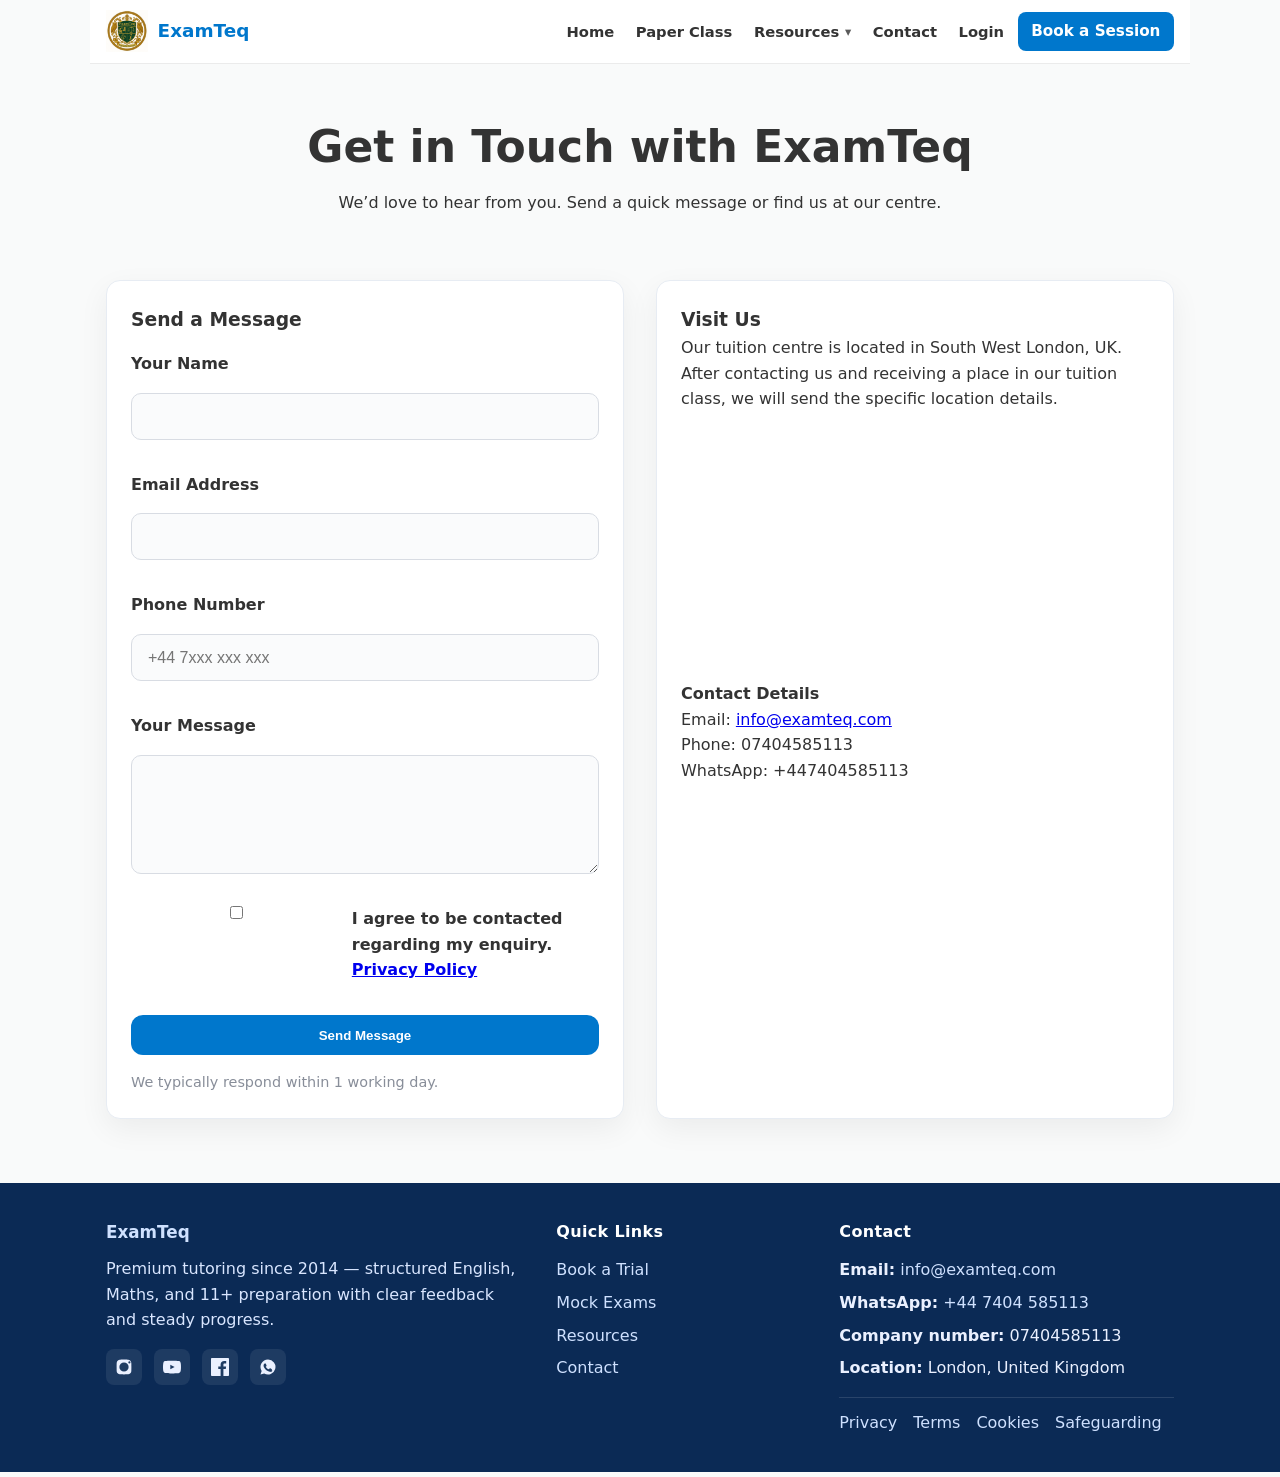
<file: contact.html>
<!DOCTYPE html>
<html lang="en">
<head>
  <meta charset="UTF-8" />
  <meta name="viewport" content="width=device-width, initial-scale=1.0"/>
  <meta name="description" content="Contact ExamTeq – Send us a message or visit our centre." />
  <title>Contact Us | ExamTeq</title>

  <!-- must match index -->
  <link rel="stylesheet" href="/styles.css" />

  <!-- Page-only styles: SCOPE THEM -->
  <style>
    /* Only affect containers inside the contact page’s main content,
       not the header/footer which also use .container */
    .contact-page .page-container { max-width: 1100px; margin: 0 auto; padding: 2rem 1rem; }
    .contact-hero { text-align: center; padding: 2.5rem 1rem 1rem; }
    .contact-hero h1 { font-size: clamp(2rem, 3.5vw, 2.75rem); margin-bottom: .5rem; }
    .contact-wrap { display: grid; gap: 2rem; grid-template-columns: 1fr 1fr; }
    @media (max-width: 800px){ .contact-wrap { grid-template-columns: 1fr; } }
    .card { background: #fff; border-radius: 14px; box-shadow: 0 10px 30px rgba(0,0,0,.06); padding: 1.5rem; }
    form label { display:block; margin-top:1rem; font-weight:600; }
    form input, form textarea { width:100%; padding:.85rem 1rem; border:1px solid #d8dce3; border-radius:10px; background:#fafbfc; }
    .map-info iframe { border-radius: 12px; margin-top: .75rem; }
    .muted { font-size:.9rem; opacity:.8; }
  </style>
</head>

<!-- add a page class -->
<body class="contact-page">
  <!-- HEADER / NAV (identical to index) -->
  <header>
    <nav class="navbar container" aria-label="Primary">
      <a class="logo" href="/index.html" aria-label="ExamTeq Home">
        <img src="/logo.png" alt="ExamTeq logo" width="44" height="44" />
        <span>ExamTeq</span>
      </a>

      <button class="hamburger" aria-label="Toggle menu" aria-controls="navLinks" aria-expanded="false">☰</button>

      <ul class="nav-links" id="navLinks" role="menu">
        <li role="none"><a role="menuitem" class="nav-link" href="/index.html">Home</a></li>
        <li role="none"><a role="menuitem" class="nav-link" href="/mock-exams.html">Paper Class</a></li>

        <li class="has-submenu" role="none">
          <a role="menuitem" class="nav-link has-popup" href="/resources.html" aria-haspopup="true" aria-expanded="false">Resources</a>
          <ul class="submenu" role="menu" aria-label="Resources submenu">
            <li role="none"><a role="menuitem" href="/resources.html#videos">Online Lessons</a></li>
            <li role="none"><a role="menuitem" href="/resources.html#downloads">Topic Tests</a></li>
            <li role="none"><a role="menuitem" href="/timestable.html">Times Tables Practice</a></li>
            <li role="none"><a role="menuitem" href="/advanced-arithmetic.html">Advanced Arithmetic Practice</a></li>
          </ul>
        </li>

        <li role="none"><a role="menuitem" class="nav-link" href="/contact.html" aria-current="page">Contact</a></li>
        <li role="none"><a role="menuitem" class="nav-link" href="/login.html">Login</a></li>
        <li role="none"><a role="menuitem" class="cta-button nav-cta" href="/book.html">Book a Session</a></li>
      </ul>
    </nav>
  </header>

  <!-- Hero -->
  <section class="contact-hero page-container">
    <h1>Get in Touch with ExamTeq</h1>
    <p>We’d love to hear from you. Send a quick message or find us at our centre.</p>
  </section>

  <!-- Content -->
  <main class="page-container contact-wrap">
    <!-- Left: Form -->
    <section class="card">
      <h3>Send a Message</h3>
      <form name="contact" method="POST" data-netlify="true" netlify-honeypot="bot-field" action="thankyou.html">
        <input type="hidden" name="form-name" value="contact" />
        <p style="display:none"><label>Don’t fill this out: <input name="bot-field" /></label></p>

        <label for="name">Your Name</label>
        <input type="text" id="name" name="name" required />

        <label for="email">Email Address</label>
        <input type="email" id="email" name="email" required />

        <label for="phone">Phone Number</label>
        <input type="tel" id="phone" name="phone" placeholder="+44 7xxx xxx xxx" />

        <label for="message">Your Message</label>
        <textarea id="message" name="message" rows="5" required></textarea>

        <label style="display:flex; gap:.6rem; align-items:flex-start; margin-top:1rem;">
          <input type="checkbox" name="consent" required />
          <span>I agree to be contacted regarding my enquiry. <a href="privacy.html">Privacy Policy</a></span>
        </label>

        <button type="submit" class="cta-button" style="margin-top:1rem;">Send Message</button>
        <p class="muted">We typically respond within 1 working day.</p>
      </form>
    </section>

    <!-- Right: Info -->
    <aside class="card map-info">
      <h3>Visit Us</h3>
      <p>Our tuition centre is located in South West London, UK.<br/>After contacting us and receiving a place in our tuition class, we will send the specific location details.</p>
      <iframe
        src="https://www.google.com/maps/embed?pb=!1m18!1m12!1m3!1d19805.675948234165!2d-0.1277588!3d51.5073506!2m3!1f0!2f0!3f0!3m2!1i1024!2i768!4f13.1!3m3!1m2!1s0x48761b333b3e9c35%3A0xf5c3b32c4bdf7e!2sLondon!5e0!3m2!1sen!2suk!4v1622195390547!5m2!1sen!2suk"
        width="100%" height="250" style="border:0;" allowfullscreen loading="lazy"></iframe>
      <h4>Contact Details</h4>
      <p>Email: <a href="mailto:info@examteq.com">info@examteq.com</a><br/>Phone: 07404585113<br/>WhatsApp: +447404585113</p>
    </aside>
  </main>

 <!-- FOOTER (same site footer pattern) -->
  <footer class="site-footer" role="contentinfo">
    <div class="container footer-grid">
      <div class="footer-col">
        <a class="footer-logo" href="/index.html" aria-label="ExamTeq Home"><span>ExamTeq</span></a>
        <p class="footer-blurb">Premium tutoring since 2014 — structured English, Maths, and 11+ preparation with clear feedback and steady progress.</p>
        <div class="footer-social">
          <a class="ig" href="https://www.instagram.com/examteq" target="_blank" rel="noopener" aria-label="Instagram" title="Instagram">
            <svg viewBox="0 0 24 24" aria-hidden="true"><path d="M12 2.163c3.204 0 3.584.012 4.85.07 1.366.062 2.633.35 3.608 1.325.975.975 1.262 2.242 1.324 3.608.058 1.266.07 1.646.07 4.85s-.012 3.584-.07 4.85c-.062 1.366-.35 2.633-1.325 3.608-.975.975-2.242 1.262-3.608 1.324-1.266.058-1.646.07-4.85.07s-3.584-.012-4.85-.07c-1.366-.062-2.633-.35-3.608-1.325-.975-.975-1.262-2.242-1.324-3.608C2.175 15.747 2.163 15.367 2.163 12s.012-3.584.07-4.85c.062-1.366.35-2.633 1.325-3.608C4.533 2.567 5.8 2.28 7.166 2.218 8.432 2.16 8.812 2.163 12 2.163zm0 3.675a6.162 6.162 0 1 0 0 12.324 6.162 6.162 0 0 0 0-12.324zm7.2-1.358a1.44 1.44 0 1 0 0 2.882 1.44 1.44 0 0 0 0-2.882z"/></svg>
          </a>
          <a class="yt" href="https://www.youtube.com/@ExamTeq" target="_blank" rel="noopener" aria-label="YouTube" title="YouTube">
            <svg viewBox="0 0 24 24" aria-hidden="true"><path d="M23.498 6.186a3.001 3.001 0 0 0-2.112-2.12C19.5 3.5 12 3.5 12 3.5s-7.5 0-9.386.566a3 3 0 0 0-2.112 2.12C0 8.083 0 12 0 12s0 3.917 .502 5.814a3 3 0 0 0 2.112 2.12C4.5 20.5 12 20.5 12 20.5s7.5 0 9.386-.566a3 3 0 0 0 2.112-2.12C24 15.917 24 12 24 12s0-3.917-.502-5.814zM9.75 15.02V8.98L15.5 12l-5.75 3.02z"/></svg>
          </a>
          <a class="fb" href="https://www.facebook.com/examteq" target="_blank" rel="noopener" aria-label="Facebook" title="Facebook">
            <svg viewBox="0 0 24 24" aria-hidden="true"><path d="M22.675 0h-21.35C.596 0 0 .596 0 1.326v21.348C0 23.404.596 24 1.326 24h11.495v-9.294H9.691V11.41h3.13V8.708c0-3.1 1.894-4.788 4.659-4.788 1.325 0 2.464.099 2.795.143v3.24l-1.918.001c-1.504 0-1.796.715-1.796 1.764v2.314h3.587l-.467 3.296h-3.12V24h6.116C23.404 24 24 23.404 24 22.674V1.326C24 .596 23.404 0 22.675 0z"/></svg>
          </a>
          <a class="wa" href="https://wa.me/447404585113" target="_blank" rel="noopener" aria-label="WhatsApp" title="WhatsApp">
            <svg viewBox="0 0 24 24" aria-hidden="true">
              <path d="M12.04 2a9.96 9.96 0 0 0-8.51 15.2L2 22l4.93-1.47A9.96 9.96 0 1 0 12.04 2zm5.88 15.03c-.24.69-1.2 1.27-1.98 1.44-.53.11-1.22.2-3.56-.74-2.99-1.24-4.92-4.29-5.07-4.49-.15-.2-1.21-1.61-1.21-3.07 0-1.46.77-2.17 1.04-2.47.24-.27.64-.39 1.03-.39.12 0 .23 0 .33.01.29.01.44.03.63.49.24.58.83 2 .9 2.15.07.15.12.32.02.52-.1.2-.15.31-.3.48-.15.17-.31.39-.44.53-.14.14-.28.3-.12.58.15.27.66 1.08 1.41 1.75.97.86 1.79 1.13 2.06 1.26.27.13.43.11.59-.06.16-.17.68-.79.86-1.06.18-.27.36-.22.61-.13.25.09 1.6.75 1.88.88.28.13.46.2.53.31.07.12.07.69-.17 1.38z"/>
            </svg>
          </a>
        </div>
      </div>

      <nav class="footer-col footer-links" aria-label="Footer">
        <h3>Quick Links</h3>
        <ul>
          <li><a href="/book.html">Book a Trial</a></li>
          <li><a href="/mock-exams.html">Mock Exams</a></li>
          <li><a href="/resources.html">Resources</a></li>
          <li><a href="/contact.html">Contact</a></li>
        </ul>
      </nav>

      <div class="footer-col footer-contact">
        <h3>Contact</h3>
        <ul class="contact-list">
          <li><strong>Email:</strong> <a href="mailto:info@examteq.com">info@examteq.com</a></li>
          <li><strong>WhatsApp:</strong> <a href="tel:+447404585113">+44 7404 585113</a></li>
          <li><strong>Company number:</strong> 07404585113</li>
          <li><strong>Location:</strong> London, United Kingdom</li>
        </ul>
        <div class="footer-legal-links">
          <a href="/privacy.html">Privacy</a>
          <a href="/terms.html">Terms</a>
          <a href="/cookies.html">Cookies</a>
          <a href="/safeguarding.html">Safeguarding</a>
        </div>
      </div>
    </div>
  </footer>

  <!-- Same nav JS as index -->
  <script>
    (function(){
      const nav = document.getElementById('navLinks');
      const ham = document.querySelector('.hamburger');
      if (ham && nav) {
        ham.addEventListener('click', () => {
          const open = nav.classList.toggle('active');
          ham.setAttribute('aria-expanded', open ? 'true' : 'false');
        });
      }
      document.querySelectorAll('#navLinks a').forEach(a => {
        a.addEventListener('click', () => {
          if (nav.classList.contains('active')) {
            nav.classList.remove('active');
            ham && ham.setAttribute('aria-expanded', 'false');
          }
        });
      });
      document.querySelectorAll('.has-submenu > .has-popup').forEach(link => {
        link.addEventListener('click', (e) => {
          const isDesktop = window.matchMedia('(min-width: 861px)').matches;
          if (isDesktop) return;
          e.preventDefault();
          const li = link.parentElement;
          const open = li.classList.toggle('open');
          link.setAttribute('aria-expanded', open ? 'true' : 'false');
        });
      });
    })();
  </script>
</body>
</html>
</file>
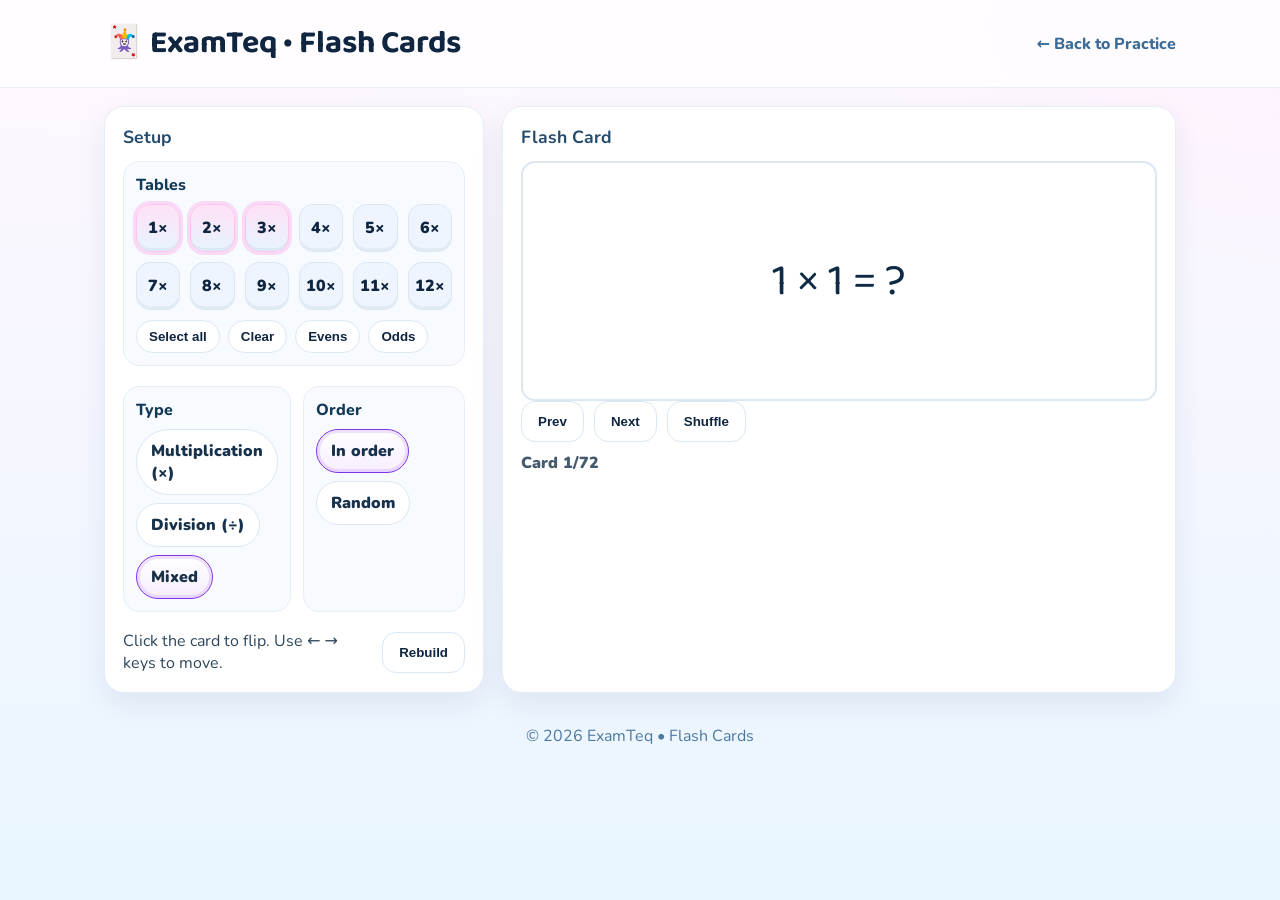
<file: flashcards.html>
<!DOCTYPE html>
<html lang="en">
<head>
  <meta charset="utf-8" />
  <meta name="viewport" content="width=device-width,initial-scale=1" />
  <title>ExamTeq • Times Tables Flash Cards</title>

  <link rel="icon" href="/favicon.ico" />
  <link rel="preconnect" href="https://fonts.googleapis.com" />
  <link rel="preconnect" href="https://fonts.gstatic.com" crossorigin />
  <link href="https://fonts.googleapis.com/css2?family=Baloo+2:wght@600;800&family=Nunito:wght@600;800&display=swap" rel="stylesheet">

  <!-- You can reuse timestable.css. If you prefer a lighter page, add the small flashcards.css below too -->
  <link rel="stylesheet" href="timestable.css" />
  <link rel="stylesheet" href="flashcards.css" />
</head>
<body>
  <header class="hdr">
    <div class="wrap hdr-inner">
      <h1 class="logo">🃏 ExamTeq • Flash Cards</h1>
      <a class="back" href="timestable.html">← Back to Practice</a>
    </div>
  </header>

  <main class="wrap grid">
    <section class="panel">
      <h2>Setup</h2>
      <div class="box">
        <div class="label">Tables</div>
        <div id="tables" class="tables"></div>
        <div class="mini-actions">
          <button id="all" class="chip-ghost" type="button">Select all</button>
          <button id="none" class="chip-ghost" type="button">Clear</button>
          <button id="evens" class="chip-ghost" type="button">Evens</button>
          <button id="odds" class="chip-ghost" type="button">Odds</button>
        </div>
      </div>

      <div class="row">
        <div class="box">
          <div class="label">Type</div>
          <div class="pills">
            <input type="radio" name="op" id="op-mul" value="mul"><label for="op-mul">Multiplication (×)</label>
            <input type="radio" name="op" id="op-div" value="div"><label for="op-div">Division (÷)</label>
            <input type="radio" name="op" id="op-mix" value="mix" checked><label for="op-mix">Mixed</label>
          </div>
        </div>

        <div class="box">
          <div class="label">Order</div>
          <div class="pills">
            <input type="radio" name="order" id="o-seq" value="sequential" checked><label for="o-seq">In order</label>
            <input type="radio" name="order" id="o-rand" value="random"><label for="o-rand">Random</label>
          </div>
        </div>
      </div>

      <div class="startbar">
        <span class="tip">Click the card to flip. Use ← → keys to move.</span>
        <div class="btns">
          <button id="restart" class="btn-ghost" type="button">Rebuild</button>
        </div>
      </div>
    </section>

    <section class="panel">
      <h2>Flash Card</h2>

      <div id="card" class="fc-card" aria-live="polite" title="Click to flip">
        <div id="fc-text" class="q">2 × 3 = ?</div>
      </div>

      <div class="row-actions">
        <button id="prev" class="btn-ghost" type="button">Prev</button>
        <button id="next" class="btn-ghost" type="button">Next</button>
        <button id="shuffle" class="btn-ghost" type="button">Shuffle</button>
      </div>

      <div id="meta" class="fc-meta"></div>
      <div id="msg" class="feedback"></div>
    </section>
  </main>

  <footer class="ftr">© <span id="yr"></span> ExamTeq • Flash Cards</footer>

  <script src="flashcards.js" defer></script>
</body>
</html>
</file>
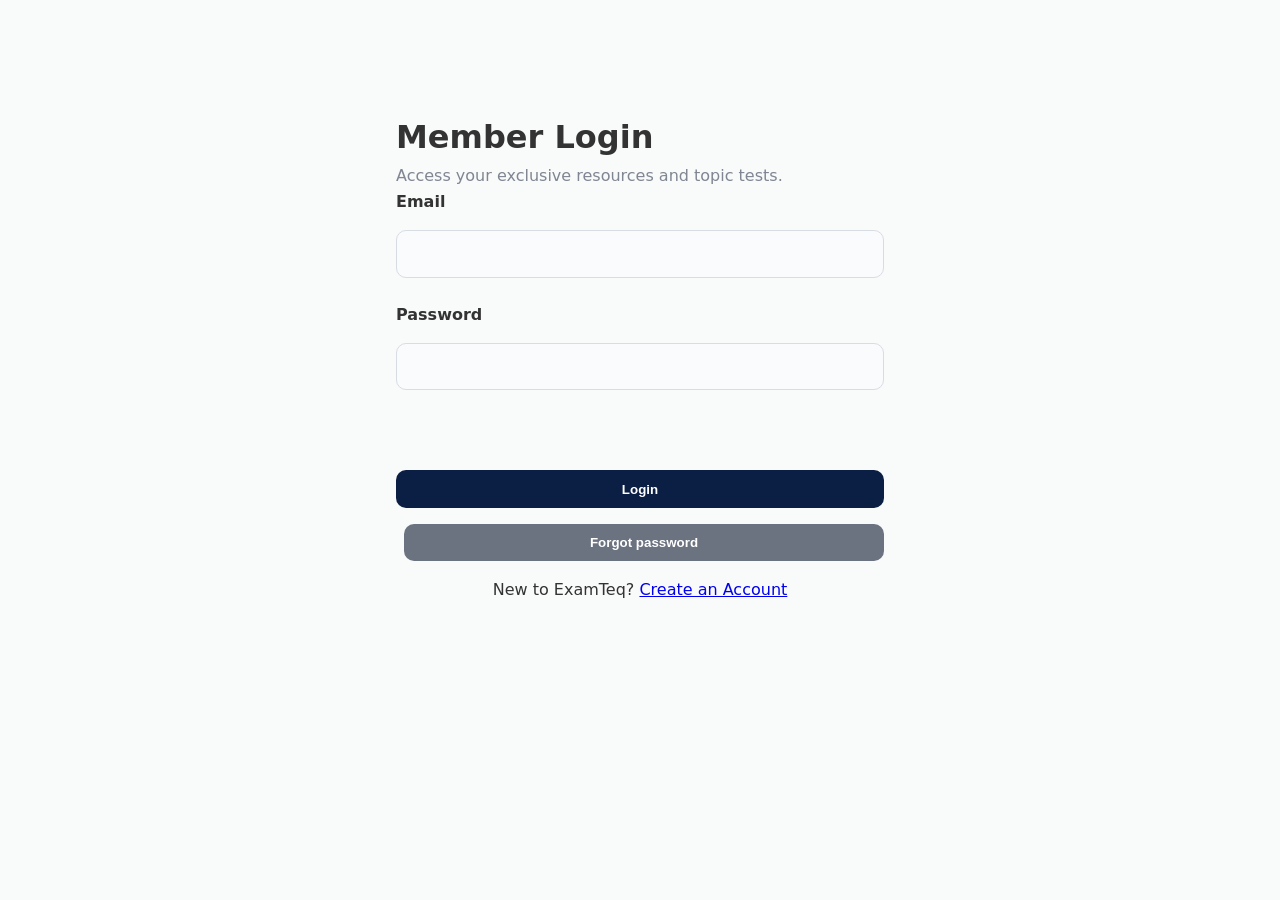
<file: login.html>
<!DOCTYPE html>
<html lang="en">
<head>
  <meta charset="UTF-8" />
  <meta name="viewport" content="width=device-width, initial-scale=1.0"/>
  <meta name="description" content="Login to your ExamTeq member account and access topic tests and videos." />
  <title>Login | ExamTeq</title>
  <link rel="stylesheet" href="/styles.css" />
  <style>
    .form-section { max-width: 520px; margin: 0 auto; padding: 2rem 1rem; }
    .cta-button { background:#0b1e44; color:#fff; border:none; padding:.7rem 1rem; border-radius:10px; font-weight:700; cursor:pointer; }
    .muted{opacity:.85}
  </style>

  <script type="module">
    import { createClient } from "https://esm.sh/@supabase/supabase-js@2";

    const SUPABASE_URL = "https://kblzukxjorgdebwrwgzb.supabase.co";
    const SUPABASE_ANON_KEY = "eyJhbGciOiJIUzI1NiIsInR5cCI6IkpXVCJ9.eyJpc3MiOiJzdXBhYmFzZSIsInJlZiI6ImtibHp1a3hqb3JnZGVid3J3Z3piIiwicm9sZSI6ImFub24iLCJpYXQiOjE3NTg0NDk0NzEsImV4cCI6MjA3NDAyNTQ3MX0.wZGDtJCIzSEJREkqeIkoAvCN81XeMFOmEJ3LrJaaLi8";

    const supabase = createClient(SUPABASE_URL, SUPABASE_ANON_KEY);

    window.login = async (e) => {
      e.preventDefault();
      const email = document.getElementById('email').value.trim();
      const password = document.getElementById('password').value;
      const errorDiv = document.getElementById('error');
      const okDiv = document.getElementById('ok');
      errorDiv.textContent = ""; okDiv.textContent = "";

      const { data, error } = await supabase.auth.signInWithPassword({ email, password });

      if (error) {
        errorDiv.textContent = "Login failed: " + error.message;
        return;
      }

      // Require verified email
      const user = data?.user;
      if (!user?.email_confirmed_at) {
        errorDiv.innerHTML = `
          Please verify your email before logging in.
          <br/><button id="resend" class="cta-button" style="margin-top:.5rem;background:#6b7280;">Resend verification email</button>
        `;
        document.getElementById("resend")?.addEventListener("click", async () => {
          const { error: re } = await supabase.auth.resend({ type: "signup", email });
          if (re) errorDiv.textContent = re.message;
          else okDiv.textContent = "Verification email sent. Please check your inbox (and spam).";
        });
        return;
      }

      // Success → dashboard
      window.location.href = "/members.html";
    };

    // Optional: send reset password email
    window.resetPassword = async (e) => {
      e.preventDefault();
      const email = document.getElementById('email').value.trim();
      const msg = document.getElementById('ok');
      const err = document.getElementById('error');
      if (!email) { err.textContent = "Enter your email above first."; return; }
      err.textContent = ""; msg.textContent = "Sending reset link…";
      const { error } = await supabase.auth.resetPasswordForEmail(email, {
        redirectTo: "https://examteq.com/login.html"
      });
      if (error) err.textContent = error.message;
      else msg.textContent = "Password reset email sent.";
    };
  </script>
</head>
<body>
  <header></header>

  <main class="form-section">
    <h1>Member Login</h1>
    <p class="muted">Access your exclusive resources and topic tests.</p>

    <form onsubmit="login(event)">
      <label for="email">Email</label>
      <input type="email" id="email" required />

      <label for="password" style="margin-top:.5rem;">Password</label>
      <input type="password" id="password" required />

      <div id="error" style="color:#b91c1c; font-size:.95rem; margin:.5rem 0;"></div>
      <div id="ok" style="color:#047857; font-size:.95rem; margin:.5rem 0;"></div>

      <button type="submit" class="cta-button">Login</button>
      <button onclick="resetPassword(event)" class="cta-button" type="button" style="background:#6b7280;margin-left:.5rem;">Forgot password</button>
    </form>

    <p style="margin-top:1rem; text-align:center;">
      New to ExamTeq? <a href="/signup.html">Create an Account</a>
    </p>
  </main>

  <footer></footer>
</body>
</html>
</file>
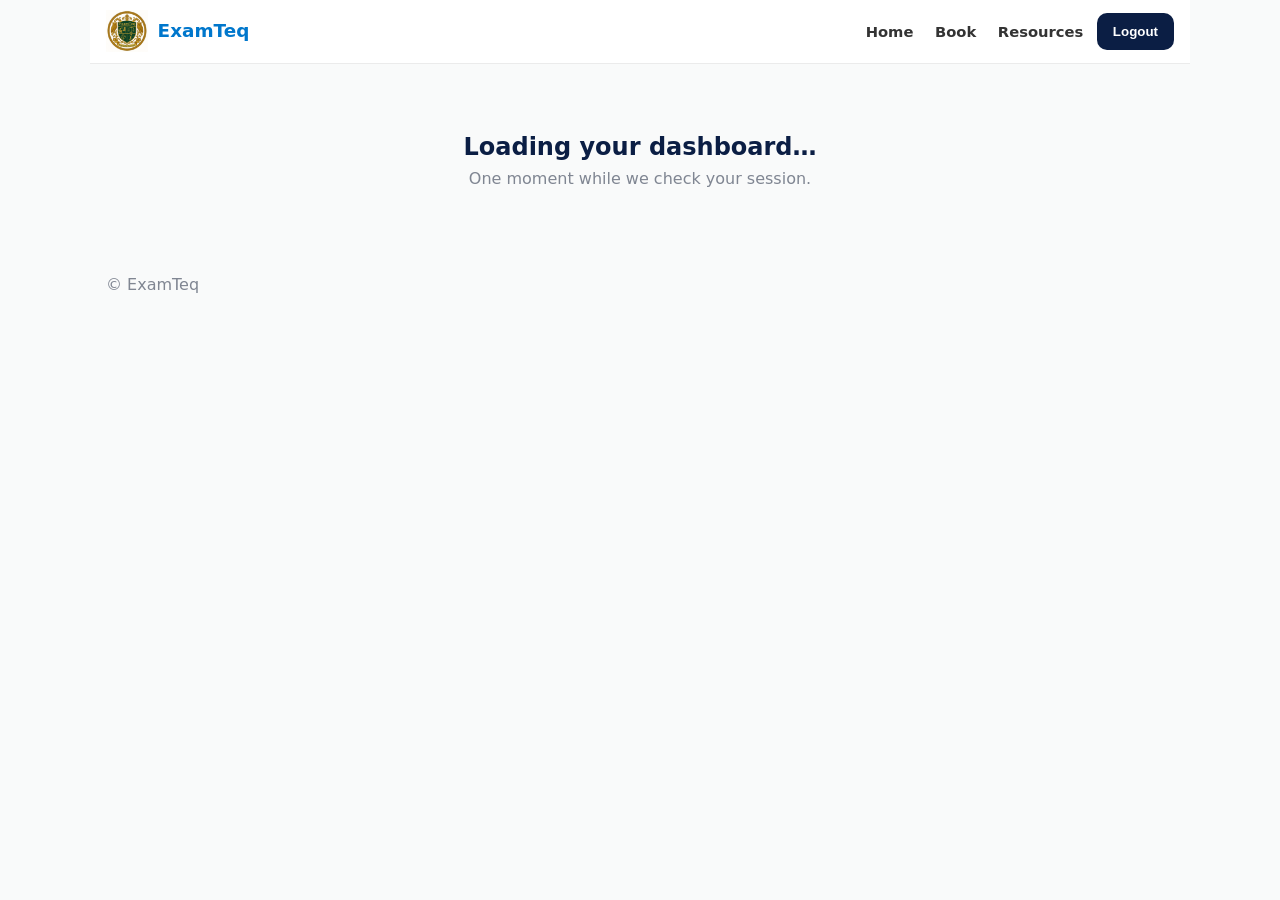
<file: members.html>
<!DOCTYPE html>
<html lang="en">
<head>
  <meta charset="UTF-8" />
  <meta name="viewport" content="width=device-width, initial-scale=1.0"/>
  <meta name="description" content="ExamTeq member dashboard for exclusive access to topic tests and video tutorials." />
  <title>Member Dashboard | ExamTeq</title>

  <link rel="stylesheet" href="/styles.css" />

  <style>
    .dashboard { max-width: 1000px; margin: 0 auto; padding: 2rem 1rem; }
    .gate { text-align:center; padding: 3rem 1rem; color:#0b1e44; }
    .muted { opacity:.85; }
    .grid { display:grid; gap:1rem; grid-template-columns: 1fr 1fr; }
    @media (max-width: 820px){ .grid { grid-template-columns: 1fr; } }
    .card { background:#fff; border-radius:14px; box-shadow:0 10px 30px rgba(0,0,0,.06); padding: 1.25rem; }
    .cta-row { display:flex; gap:.6rem; flex-wrap:wrap; margin-top:1rem; }
    .cta-button { background:#0b1e44; color:#fff; border:none; padding:.7rem 1rem; border-radius:10px; font-weight:700; cursor:pointer; }
    .notice { background:#eef6ff; border:1px solid #d8e7ff; color:#0b1e44; border-radius:12px; padding:.8rem 1rem; }
  </style>

  <script type="module">
    import { createClient } from "https://esm.sh/@supabase/supabase-js@2";

    const SUPABASE_URL = "https://kblzukxjorgdebwrwgzb.supabase.co";
    const SUPABASE_ANON_KEY = "eyJhbGciOiJIUzI1NiIsInR5cCI6IkpXVCJ9.eyJpc3MiOiJzdXBhYmFzZSIsInJlZiI6ImtibHp1a3hqb3JnZGVid3J3Z3piIiwicm9sZSI6ImFub24iLCJpYXQiOjE3NTg0NDk0NzEsImV4cCI6MjA3NDAyNTQ3MX0.wZGDtJCIzSEJREkqeIkoAvCN81XeMFOmEJ3LrJaaLi8";

    const supabase = createClient(SUPABASE_URL, SUPABASE_ANON_KEY);

    const gate      = document.getElementById("gate");
    const content   = document.getElementById("content");
    const userEmail = document.getElementById("userEmail");

    async function guard() {
      gate.style.display = "block";
      content.style.display = "none";

      const { data: { session } } = await supabase.auth.getSession();

      if (!session) {
        location.href = "/login.html";
        return;
      }

      const user = session.user;
      if (!user.email_confirmed_at) {
        gate.innerHTML = `
          <h2>Email verification required</h2>
          <p class="muted">Please click the confirmation link we sent to <b>${user.email}</b>.</p>
          <div class="cta-row">
            <button id="resend" class="cta-button">Resend confirmation</button>
            <button id="logoutBtn1" class="cta-button" style="background:#6b7280">Logout</button>
          </div>
        `;
        document.getElementById("resend")?.addEventListener("click", async () => {
          const { error } = await supabase.auth.resend({ type: "signup", email: user.email });
          if (error) alert(error.message);
          else alert("Confirmation email sent. Please check your inbox (and spam).");
        });
        document.getElementById("logoutBtn1")?.addEventListener("click", logout);
        return;
      }

      userEmail.textContent = user.email ?? "";
      gate.style.display = "none";
      content.style.display = "block";
    }

    supabase.auth.onAuthStateChange(() => { guard(); });

    window.logout = async () => {
      await supabase.auth.signOut();
      location.href = "/login.html";
    };

    window.addEventListener("DOMContentLoaded", guard);
  </script>
</head>
<body>
  <header>
    <nav class="navbar container" aria-label="Primary">
      <a class="logo" href="/index.html" aria-label="ExamTeq Home">
        <img src="/logo.png" alt="ExamTeq logo" width="44" height="44" />
        <span>ExamTeq</span>
      </a>
      <ul class="nav-links" role="menu">
        <li role="none"><a role="menuitem" class="nav-link" href="/index.html">Home</a></li>
        <li role="none"><a role="menuitem" class="nav-link" href="/book.html">Book</a></li>
        <li role="none"><a role="menuitem" class="nav-link" href="/resources.html">Resources</a></li>
        <li role="none"><button role="menuitem" class="cta-button" onclick="logout()">Logout</button></li>
      </ul>
    </nav>
  </header>

  <section id="gate" class="gate">
    <h2>Loading your dashboard…</h2>
    <p class="muted">One moment while we check your session.</p>
  </section>

  <main id="content" class="dashboard" style="display:none;">
    <h1>Welcome to your Member Dashboard</h1>
    <p class="muted">Signed in as <b id="userEmail"></b>.</p>

    <div class="grid" style="margin-top:1rem;">
      <section class="card">
        <h3>📄 Topic Tests</h3>
        <p class="muted">Downloadable PDFs for members.</p>
        <div class="cta-row">
          <a href="/downloads/english-test-1.pdf" class="cta-button" download>English Test</a>
          <a href="/downloads/maths-test-1.pdf"   class="cta-button" download>Maths Test</a>
        </div>
        <p class="muted" style="margin-top:.6rem;">
          Tip: for stronger protection, serve these files behind an authenticated endpoint
          (static links can be shared). I can set that up if you want.
        </p>
      </section>

      <section class="card">
        <h3>🎥 Tutorial Videos</h3>
        <p class="muted">Curated lessons for 11+ prep.</p>
        <div class="service-grid">
          <div class="service-card" style="margin-top:.6rem;">
            <h4>11+ Reading Comprehension Strategy</h4>
            <iframe width="100%" height="220"
              src="https://www.youtube.com/embed/YOUR_VIDEO_ID"
              title="11+ Reading Strategy"
              allowfullscreen></iframe>
          </div>
        </div>
      </section>
    </div>

    <div class="cta-row" style="margin-top:2rem;">
      <button onclick="logout()" class="cta-button">Logout</button>
    </div>
  </main>

  <footer class="container" style="padding:2rem 1rem;">
    <p class="muted">© ExamTeq</p>
  </footer>
</body>
</html>
</file>
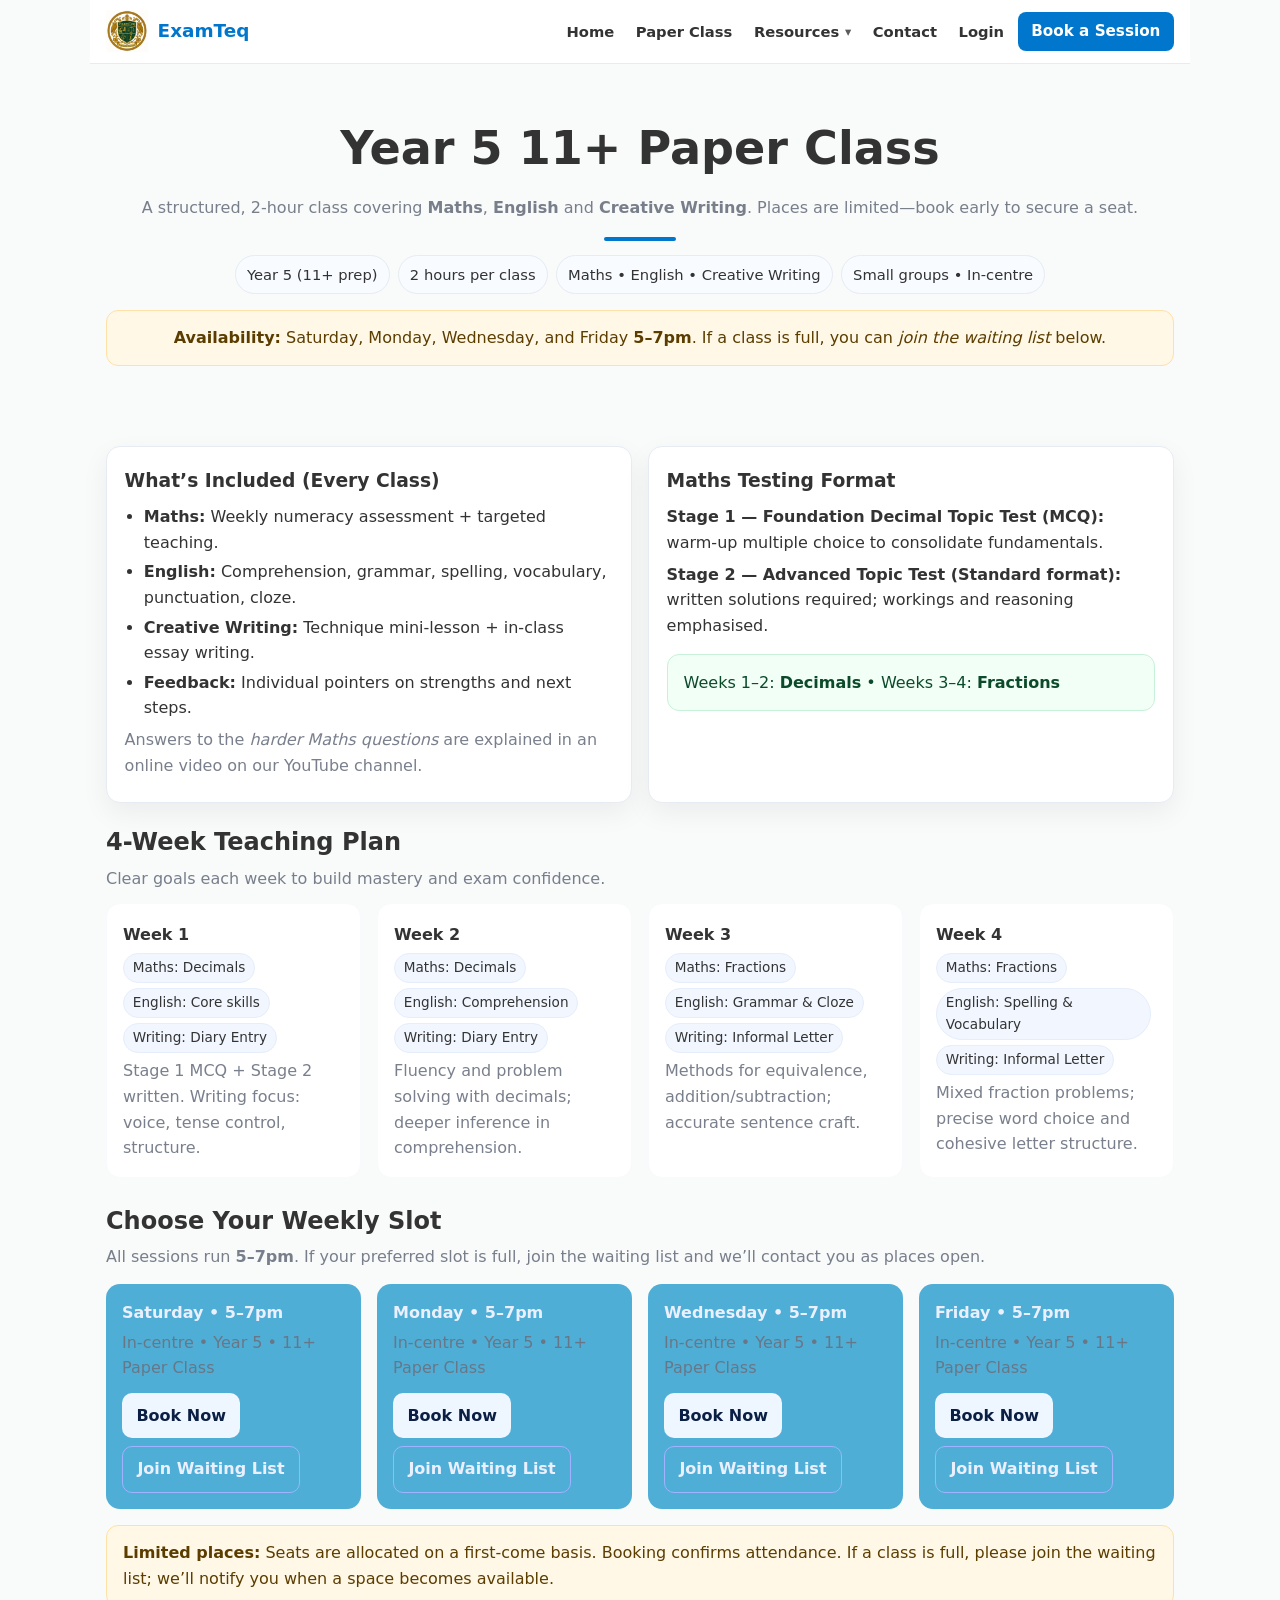
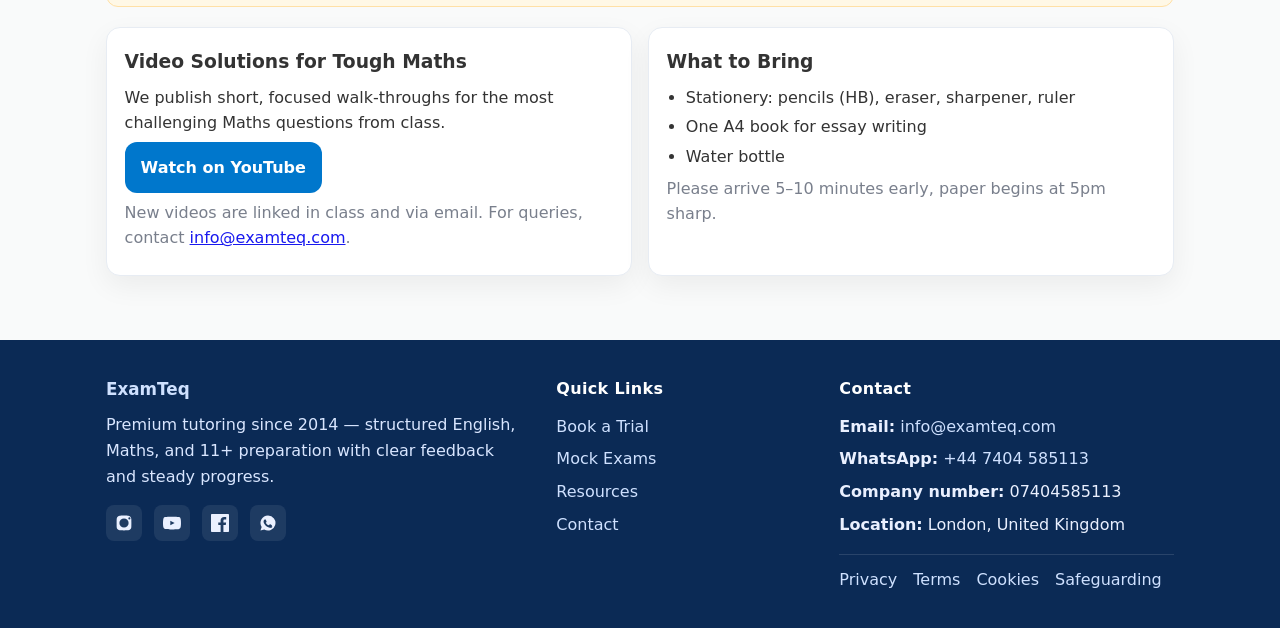
<file: mock-exams.html>
<!DOCTYPE html>
<html lang="en">
<head>
  <meta charset="UTF-8" />
  <meta name="viewport" content="width=device-width, initial-scale=1.0"/>
  <meta name="description" content="ExamTeq Year 5 11+ Paper Class – 2-hour sessions covering Maths, English, and Creative Writing. Limited places: book early or join the waiting list." />
  <title>Year 5 Paper Class | ExamTeq</title>

  <!-- must match index/contact -->
  <link rel="stylesheet" href="/styles.css" />

  <!-- Page-only styles: SCOPE THEM so the header/footer aren't touched -->
  <style>
    :root { --etq-max: 1100px; }
    .mock-page .page-container { max-width: var(--etq-max); margin: 0 auto; padding: 2rem 1rem; }
    .page-hero { text-align: center; padding: 2.5rem 1rem 1.25rem; }
    .page-hero h1 { font-size: clamp(2rem, 3.6vw, 3rem); margin: 0 0 .6rem; }
    .muted { opacity: .9; }

    .keyline { margin: 1rem auto 0; width: 72px; height: 4px; border-radius: 8px; background: var(--primary, #0b1e44); }

    /* Info strip */
    .pillbar{display:flex;flex-wrap:wrap;gap:.5rem;justify-content:center;margin:.9rem 0 0}
    .pill{display:inline-flex;align-items:center;gap:.5rem;padding:.4rem .7rem;border:1px solid #e7ebf2;background:#f8fbff;border-radius:999px;font-size:.92rem}

    /* Two-up cards */
    .grid{display:grid;gap:1rem;grid-template-columns:repeat(2,1fr)}
    @media (max-width:900px){.grid{grid-template-columns:1fr}}
    .card{background:#fff;border-radius:14px;box-shadow:0 10px 28px rgba(0,0,0,.06);padding:1.1rem}
    .card h3{margin:.1rem 0 .5rem}
    .card p{margin:.4rem 0}
    .list{margin:.5rem 0 .2rem;padding-left:1.2rem}
    .list li{margin:.25rem 0}

    /* Week planner */
    .week-grid{display:grid;gap:1rem;grid-template-columns:repeat(4,1fr);margin-top:.75rem}
    @media (max-width:1000px){.week-grid{grid-template-columns:repeat(2,1fr)}}
    @media (max-width:560px){.week-grid{grid-template-columns:1fr}}
    .week{background:#ffffff;border:1px solid #f8faff;border-radius:14px;padding:1rem}
    .week h4{margin:.1rem 0 .35rem}
    .tag{display:inline-block;background:#f1f6ff;border:1px solid #e6eefc;padding:.18rem .55rem;border-radius:999px;font-size:.85rem;margin-right:.35rem;margin-bottom:.35rem}

    /* Session chooser */
    .sessions{display:grid;gap:1rem;grid-template-columns:repeat(4,1fr);margin-top:.5rem}
    @media (max-width:1000px){.sessions{grid-template-columns:repeat(2,1fr)}}
    @media (max-width:560px){.sessions{grid-template-columns:1fr}}
    .session{background:#4faed6; color:#eaf0ff; border-radius:14px; padding:1rem}
    .session h4{margin:0 0 .2rem}
    .session p{margin:.25rem 0 .75rem}
    .actions{display:flex;gap:.5rem;flex-wrap:wrap}
    .btn{display:inline-block;text-decoration:none;padding:.6rem .9rem;border-radius:10px;font-weight:600}
    .btn-primary{background:var(--primary, #2255c3);color:#fff}
    .btn-light{background:#eef6ff;color:#0b1e44}
    .btn-outline{background:transparent;border:1px solid #9fb3ff;color:#eaf0ff}

    /* Notices */
    .notice{background:#fff8e6;border:1px solid #ffe0a6;color:#5b3d00;border-radius:12px;padding:.9rem 1rem;margin:1rem 0}
    .success{background:#f2fff7;border:1px solid #c7f1d8;color:#0c4b2a}
    .danger{background:#fff2f2;border:1px solid #ffd1d1;color:#6d1a1a}

    footer .page-container a { text-decoration: none; }
  </style>
</head>

<body class="mock-page">
  <!-- HEADER / NAV (identical to index/contact) -->
  <header>
    <nav class="navbar container" aria-label="Primary">
      <a class="logo" href="/index.html" aria-label="ExamTeq Home">
        <img src="/logo.png" alt="ExamTeq logo" width="44" height="44" />
        <span>ExamTeq</span>
      </a>

      <button class="hamburger" aria-label="Toggle menu" aria-controls="navLinks" aria-expanded="false">☰</button>

      <ul class="nav-links" id="navLinks" role="menu">
        <li role="none"><a role="menuitem" class="nav-link" href="/index.html">Home</a></li>
        <li role="none"><a role="menuitem" class="nav-link" href="/mock-exams.html" aria-current="page">Paper Class</a></li>

        <li class="has-submenu" role="none">
          <a role="menuitem" class="nav-link has-popup" href="/resources.html" aria-haspopup="true" aria-expanded="false">Resources</a>
          <ul class="submenu" role="menu" aria-label="Resources submenu">
            <li role="none"><a role="menuitem" href="/resources.html#videos">Online Lessons</a></li>
            <li role="none"><a role="menuitem" href="/resources.html#downloads">Topic Tests</a></li>
            <li role="none"><a role="menuitem" href="/timestable.html">Times Tables Practice</a></li>
            <li role="none"><a role="menuitem" href="/advanced-arithmetic.html">Advanced Arithmetic Practice</a></li>
          </ul>
        </li>

        <li role="none"><a role="menuitem" class="nav-link" href="/contact.html">Contact</a></li>
        <li role="none"><a role="menuitem" class="nav-link" href="/login.html">Login</a></li>
        <li role="none"><a role="menuitem" class="cta-button nav-cta" href="/book.html">Book a Session</a></li>
      </ul>
    </nav>
  </header>

  <!-- Hero -->
  <section class="page-hero page-container">
    <h1>Year 5 11+ Paper Class</h1>
    <p class="muted">A structured, 2-hour class covering <strong>Maths</strong>, <strong>English</strong> and <strong>Creative Writing</strong>. Places are limited—book early to secure a seat.</p>
    <div class="keyline" aria-hidden="true"></div>
    <div class="pillbar" aria-hidden="true">
      <span class="pill">Year 5 (11+ prep)</span>
      <span class="pill">2 hours per class</span>
      <span class="pill">Maths • English • Creative Writing</span>
      <span class="pill">Small groups • In-centre</span>
    </div>
    <div class="notice"><strong>Availability:</strong> Saturday, Monday, Wednesday, and Friday <strong>5–7pm</strong>. If a class is full, you can <em>join the waiting list</em> below.</div>
  </section>

  <main class="page-container">
    <!-- Structure & syllabus -->
    <section class="grid" aria-label="Class structure">
      <article class="card">
        <h3>What’s Included (Every Class)</h3>
        <ul class="list">
          <li><strong>Maths:</strong> Weekly numeracy assessment + targeted teaching.</li>
          <li><strong>English:</strong> Comprehension, grammar, spelling, vocabulary, punctuation, cloze.</li>
          <li><strong>Creative Writing:</strong> Technique mini-lesson + in-class essay writing.</li>
          <li><strong>Feedback:</strong> Individual pointers on strengths and next steps.</li>
        </ul>
        <p class="muted">Answers to the <em>harder Maths questions</em> are explained in an online video on our YouTube channel.</p>
      </article>

      <article class="card">
        <h3>Maths Testing Format</h3>
        <p><strong>Stage 1 — Foundation Decimal Topic Test (MCQ):</strong> warm-up multiple choice to consolidate fundamentals.</p>
        <p><strong>Stage 2 — Advanced Topic Test (Standard format):</strong> written solutions required; workings and reasoning emphasised.</p>
        <div class="notice success">Weeks 1–2: <strong>Decimals</strong> • Weeks 3–4: <strong>Fractions</strong></div>
      </article>
    </section>

    <!-- 4-week plan -->
    <section style="margin-top:1.25rem" aria-label="4-week plan">
      <h2 style="margin-bottom:.25rem">4-Week Teaching Plan</h2>
      <p class="muted" style="margin:.25rem 0 .75rem">Clear goals each week to build mastery and exam confidence.</p>
      <div class="week-grid">
        <div class="week">
          <h4>Week 1</h4>
          <span class="tag">Maths: Decimals</span>
          <span class="tag">English: Core skills</span>
          <span class="tag">Writing: Diary Entry</span>
          <p class="muted">Stage 1 MCQ + Stage 2 written. Writing focus: voice, tense control, structure.</p>
        </div>
        <div class="week">
          <h4>Week 2</h4>
          <span class="tag">Maths: Decimals</span>
          <span class="tag">English: Comprehension</span>
          <span class="tag">Writing: Diary Entry</span>
          <p class="muted">Fluency and problem solving with decimals; deeper inference in comprehension.</p>
        </div>
        <div class="week">
          <h4>Week 3</h4>
          <span class="tag">Maths: Fractions</span>
          <span class="tag">English: Grammar & Cloze</span>
          <span class="tag">Writing: Informal Letter</span>
          <p class="muted">Methods for equivalence, addition/subtraction; accurate sentence craft.</p>
        </div>
        <div class="week">
          <h4>Week 4</h4>
          <span class="tag">Maths: Fractions</span>
          <span class="tag">English: Spelling & Vocabulary</span>
          <span class="tag">Writing: Informal Letter</span>
          <p class="muted">Mixed fraction problems; precise word choice and cohesive letter structure.</p>
        </div>
      </div>
    </section>

    <!-- Session selection -->
    <section style="margin-top:1.5rem" aria-label="Choose a session">
      <h2 style="margin-bottom:.25rem">Choose Your Weekly Slot</h2>
      <p class="muted" style="margin:.25rem 0 .9rem">All sessions run <strong>5–7pm</strong>. If your preferred slot is full, join the waiting list and we’ll contact you as places open.</p>
      <div class="sessions">
        <div class="session" data-day="Saturday" data-status="open">
          <h4>Saturday • 5–7pm</h4>
          <p class="muted">In-centre • Year 5 • 11+ Paper Class</p>
          <div class="actions">
            <a class="btn btn-light" href="/book.html?class=Year%205%20Paper%20Class&day=Saturday&time=17%3A00-19%3A00">Book Now</a>
            <a class="btn btn-outline" href="/book.html?class=Year%205%20Paper%20Class&day=Saturday&time=17%3A00-19%3A00&waitlist=true">Join Waiting List</a>
          </div>
        </div>

        <div class="session" data-day="Monday" data-status="open">
          <h4>Monday • 5–7pm</h4>
          <p class="muted">In-centre • Year 5 • 11+ Paper Class</p>
          <div class="actions">
            <a class="btn btn-light" href="/book.html?class=Year%205%20Paper%20Class&day=Monday&time=17%3A00-19%3A00">Book Now</a>
            <a class="btn btn-outline" href="/book.html?class=Year%205%20Paper%20Class&day=Monday&time=17%3A00-19%3A00&waitlist=true">Join Waiting List</a>
          </div>
        </div>

        <div class="session" data-day="Wednesday" data-status="open">
          <h4>Wednesday • 5–7pm</h4>
          <p class="muted">In-centre • Year 5 • 11+ Paper Class</p>
          <div class="actions">
            <a class="btn btn-light" href="/book.html?class=Year%205%20Paper%20Class&day=Wednesday&time=17%3A00-19%3A00">Book Now</a>
            <a class="btn btn-outline" href="/book.html?class=Year%205%20Paper%20Class&day=Wednesday&time=17%3A00-19%3A00&waitlist=true">Join Waiting List</a>
          </div>
        </div>

        <div class="session" data-day="Friday" data-status="open">
          <h4>Friday • 5–7pm</h4>
          <p class="muted">In-centre • Year 5 • 11+ Paper Class</p>
          <div class="actions">
            <a class="btn btn-light" href="/book.html?class=Year%205%20Paper%20Class&day=Friday&time=17%3A00-19%3A00">Book Now</a>
            <a class="btn btn-outline" href="/book.html?class=Year%205%20Paper%20Class&day=Friday&time=17%3A00-19%3A00&waitlist=true">Join Waiting List</a>
          </div>
        </div>
      </div>

      <div class="notice" style="margin-top:1rem">
        <strong>Limited places:</strong> Seats are allocated on a first-come basis. Booking confirms attendance. If a class is full, please join the waiting list; we’ll notify you when a space becomes available.
      </div>
    </section>

    <!-- YouTube + contact -->
    <section class="grid" style="margin-top:1.25rem" aria-label="Support & resources">
      <article class="card">
        <h3>Video Solutions for Tough Maths</h3>
        <p>We publish short, focused walk-throughs for the most challenging Maths questions from class.</p>
        <p><a class="cta-button" href="https://www.youtube.com/@ExamTeq" target="_blank" rel="noopener">Watch on YouTube</a></p>
        <p class="muted">New videos are linked in class and via email. For queries, contact <a href="mailto:info@examteq.com">info@examteq.com</a>.</p>
      </article>

      <article class="card">
        <h3>What to Bring</h3>
        <ul class="list">
          <li>Stationery: pencils (HB), eraser, sharpener, ruler</li>
          <li>One A4 book for essay writing</li>
          <li>Water bottle</li>
        </ul>
        <p class="muted">Please arrive 5–10 minutes early, paper begins at 5pm sharp.</p>
      </article>
    </section>
  </main>

 <!-- FOOTER (same site footer pattern) -->
  <footer class="site-footer" role="contentinfo">
    <div class="container footer-grid">
      <div class="footer-col">
        <a class="footer-logo" href="/index.html" aria-label="ExamTeq Home"><span>ExamTeq</span></a>
        <p class="footer-blurb">Premium tutoring since 2014 — structured English, Maths, and 11+ preparation with clear feedback and steady progress.</p>
        <div class="footer-social">
          <a class="ig" href="https://www.instagram.com/examteq" target="_blank" rel="noopener" aria-label="Instagram" title="Instagram">
            <svg viewBox="0 0 24 24" aria-hidden="true"><path d="M12 2.163c3.204 0 3.584.012 4.85.07 1.366.062 2.633.35 3.608 1.325.975.975 1.262 2.242 1.324 3.608.058 1.266.07 1.646.07 4.85s-.012 3.584-.07 4.85c-.062 1.366-.35 2.633-1.325 3.608-.975.975-2.242 1.262-3.608 1.324-1.266.058-1.646.07-4.85.07s-3.584-.012-4.85-.07c-1.366-.062-2.633-.35-3.608-1.325-.975-.975-1.262-2.242-1.324-3.608C2.175 15.747 2.163 15.367 2.163 12s.012-3.584.07-4.85c.062-1.366.35-2.633 1.325-3.608C4.533 2.567 5.8 2.28 7.166 2.218 8.432 2.16 8.812 2.163 12 2.163zm0 3.675a6.162 6.162 0 1 0 0 12.324 6.162 6.162 0 0 0 0-12.324zm7.2-1.358a1.44 1.44 0 1 0 0 2.882 1.44 1.44 0 0 0 0-2.882z"/></svg>
          </a>
          <a class="yt" href="https://www.youtube.com/@ExamTeq" target="_blank" rel="noopener" aria-label="YouTube" title="YouTube">
            <svg viewBox="0 0 24 24" aria-hidden="true"><path d="M23.498 6.186a3.001 3.001 0 0 0-2.112-2.12C19.5 3.5 12 3.5 12 3.5s-7.5 0-9.386.566a3 3 0 0 0-2.112 2.12C0 8.083 0 12 0 12s0 3.917 .502 5.814a3 3 0 0 0 2.112 2.12C4.5 20.5 12 20.5 12 20.5s7.5 0 9.386-.566a3 3 0 0 0 2.112-2.12C24 15.917 24 12 24 12s0-3.917-.502-5.814zM9.75 15.02V8.98L15.5 12l-5.75 3.02z"/></svg>
          </a>
          <a class="fb" href="https://www.facebook.com/examteq" target="_blank" rel="noopener" aria-label="Facebook" title="Facebook">
            <svg viewBox="0 0 24 24" aria-hidden="true"><path d="M22.675 0h-21.35C.596 0 0 .596 0 1.326v21.348C0 23.404.596 24 1.326 24h11.495v-9.294H9.691V11.41h3.13V8.708c0-3.1 1.894-4.788 4.659-4.788 1.325 0 2.464.099 2.795.143v3.24l-1.918.001c-1.504 0-1.796.715-1.796 1.764v2.314h3.587l-.467 3.296h-3.12V24h6.116C23.404 24 24 23.404 24 22.674V1.326C24 .596 23.404 0 22.675 0z"/></svg>
          </a>
          <a class="wa" href="https://wa.me/447404585113" target="_blank" rel="noopener" aria-label="WhatsApp" title="WhatsApp">
            <svg viewBox="0 0 24 24" aria-hidden="true">
              <path d="M12.04 2a9.96 9.96 0 0 0-8.51 15.2L2 22l4.93-1.47A9.96 9.96 0 1 0 12.04 2zm5.88 15.03c-.24.69-1.2 1.27-1.98 1.44-.53.11-1.22.2-3.56-.74-2.99-1.24-4.92-4.29-5.07-4.49-.15-.2-1.21-1.61-1.21-3.07 0-1.46.77-2.17 1.04-2.47.24-.27.64-.39 1.03-.39.12 0 .23 0 .33.01.29.01.44.03.63.49.24.58.83 2 .9 2.15.07.15.12.32.02.52-.1.2-.15.31-.3.48-.15.17-.31.39-.44.53-.14.14-.28.3-.12.58.15.27.66 1.08 1.41 1.75.97.86 1.79 1.13 2.06 1.26.27.13.43.11.59-.06.16-.17.68-.79.86-1.06.18-.27.36-.22.61-.13.25.09 1.6.75 1.88.88.28.13.46.2.53.31.07.12.07.69-.17 1.38z"/>
            </svg>
          </a>
        </div>
      </div>

      <nav class="footer-col footer-links" aria-label="Footer">
        <h3>Quick Links</h3>
        <ul>
          <li><a href="/book.html">Book a Trial</a></li>
          <li><a href="/mock-exams.html">Mock Exams</a></li>
          <li><a href="/resources.html">Resources</a></li>
          <li><a href="/contact.html">Contact</a></li>
        </ul>
      </nav>

      <div class="footer-col footer-contact">
        <h3>Contact</h3>
        <ul class="contact-list">
          <li><strong>Email:</strong> <a href="mailto:info@examteq.com">info@examteq.com</a></li>
          <li><strong>WhatsApp:</strong> <a href="tel:+447404585113">+44 7404 585113</a></li>
          <li><strong>Company number:</strong> 07404585113</li>
          <li><strong>Location:</strong> London, United Kingdom</li>
        </ul>
        <div class="footer-legal-links">
          <a href="/privacy.html">Privacy</a>
          <a href="/terms.html">Terms</a>
          <a href="/cookies.html">Cookies</a>
          <a href="/safeguarding.html">Safeguarding</a>
        </div>
      </div>
    </div>
  </footer>

  <!-- Same nav JS as index/contact -->
  <script>
    (function(){
      const nav = document.getElementById('navLinks');
      const ham = document.querySelector('.hamburger');
      if (ham && nav) {
        ham.addEventListener('click', () => {
          const open = nav.classList.toggle('active');
          ham.setAttribute('aria-expanded', open ? 'true' : 'false');
        });
      }
      // Close on link click (mobile)
      document.querySelectorAll('#navLinks a').forEach(a => {
        a.addEventListener('click', () => {
          if (nav.classList.contains('active')) {
            nav.classList.remove('active');
            ham && ham.setAttribute('aria-expanded', 'false');
          }
        });
      });
      // Mobile submenu tap
      document.querySelectorAll('.has-submenu > .has-popup').forEach(link => {
        link.addEventListener('click', (e) => {
          const isDesktop = window.matchMedia('(min-width: 861px)').matches;
          if (isDesktop) return; // desktop uses :hover
          e.preventDefault();
          const li = link.parentElement;
          const open = li.classList.toggle('open');
          link.setAttribute('aria-expanded', open ? 'true' : 'false');
        });
      });
    })();

    // Optional: mark sessions as "Full" to steer users to waiting list.
    // Example: setStatus('Saturday', 'full')
    function setStatus(day, status){
      const el = document.querySelector(`.session[data-day="${day}"]`);
      if(!el) return;
      const isFull = status === 'full';
      el.dataset.status = status;
      const bookBtn = el.querySelector('.btn-light');
      if(isFull){
        el.insertAdjacentHTML('beforeend',
          '<div class="notice danger" style="margin-top:.75rem"><strong>Full:</strong> Please join the waiting list for this slot.</div>');
        if(bookBtn){ bookBtn.classList.add('btn-primary'); bookBtn.textContent = 'Join Waiting List'; bookBtn.href += '&waitlist=true'; }
      }
    }
    // setStatus('Saturday','full'); // demo
  </script>
</body>
</html>
</file>
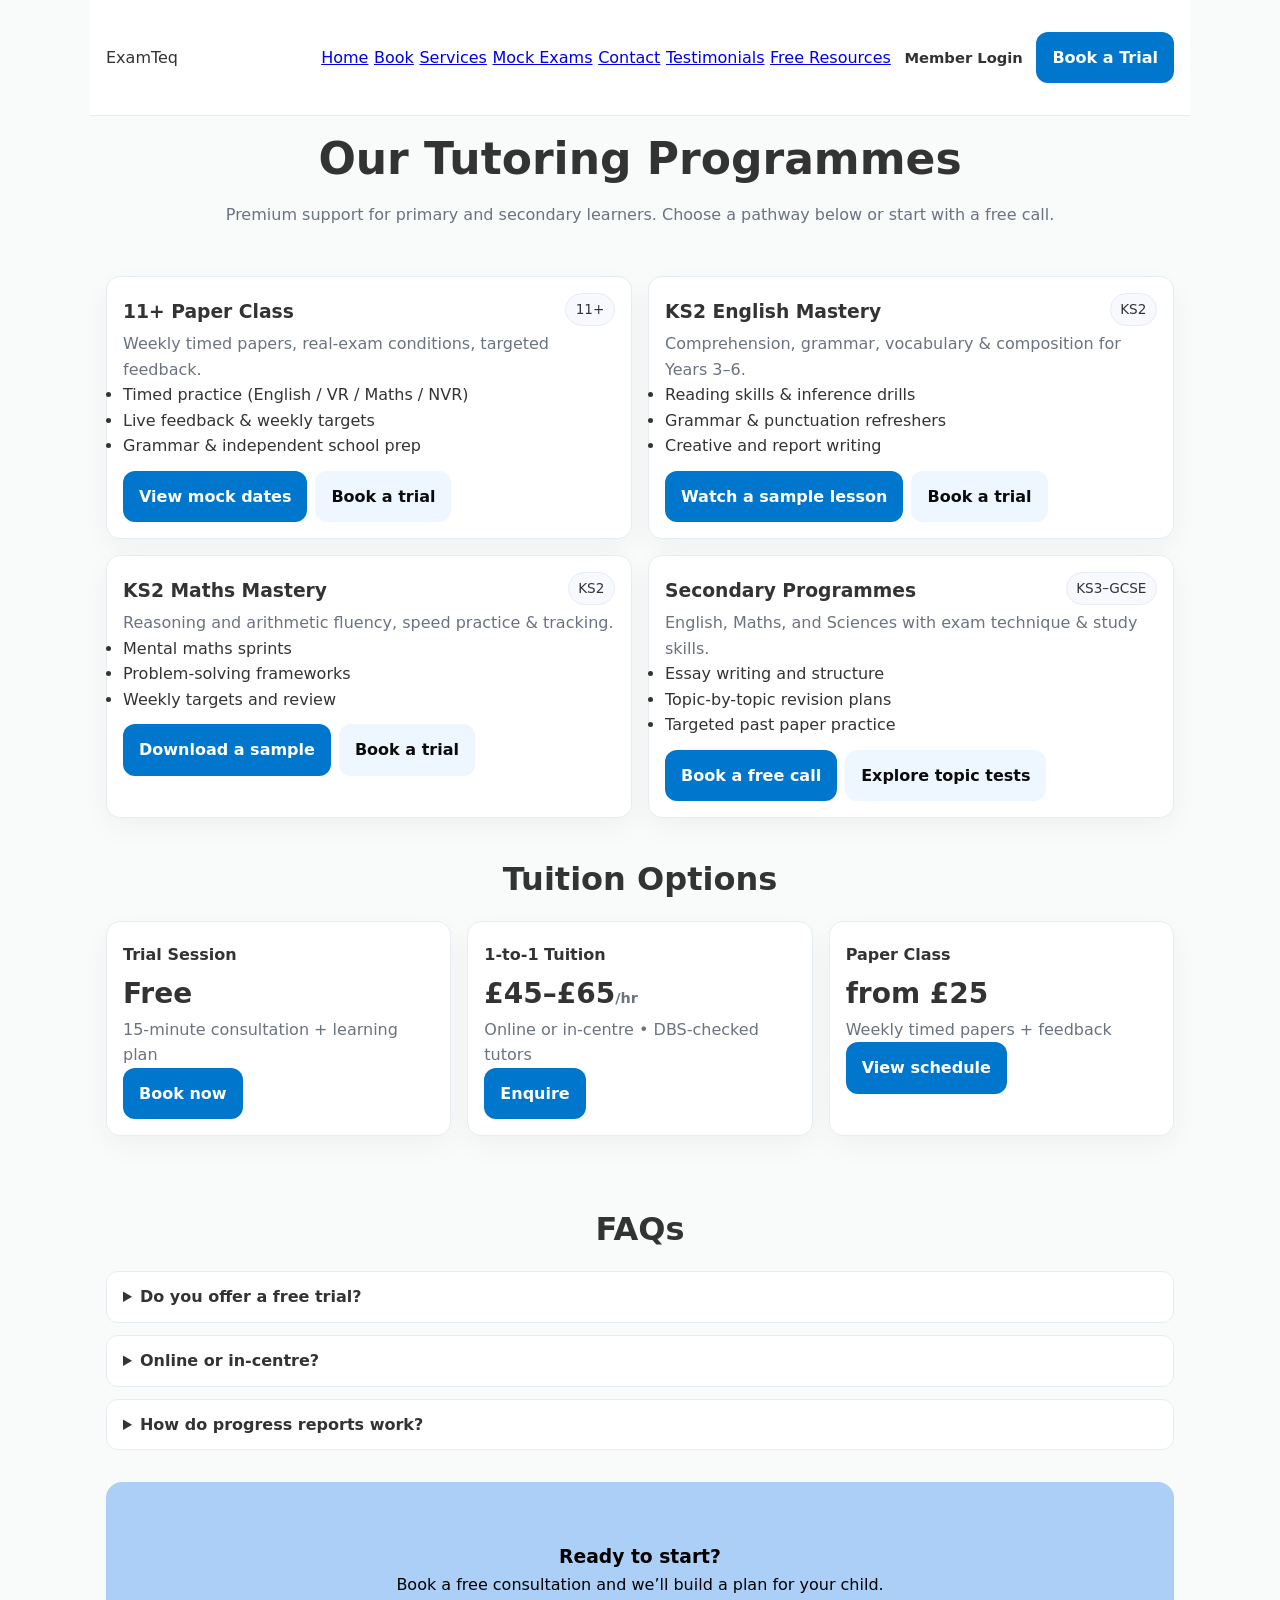
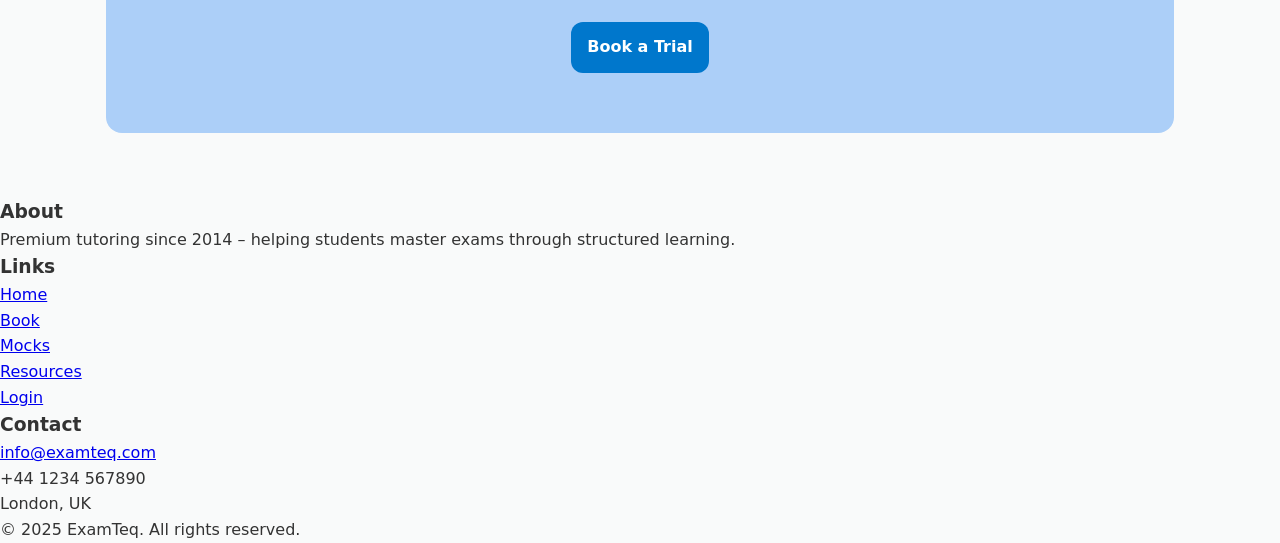
<file: services.html>
<!DOCTYPE html>
<html lang="en">
<head>
  <meta charset="UTF-8" />
  <meta name="viewport" content="width=device-width, initial-scale=1.0"/>
  <meta name="description" content="Explore ExamTeq's tutoring programmes for 11+, KS2, KS3, and GCSE." />
  <title>Our Services | ExamTeq</title>
  <link rel="stylesheet" href="/styles.css" />
  <style>
    :root { --etq-max: 1100px; }
    .container { max-width: var(--etq-max); margin: 0 auto; padding: 2rem 1rem; }
    .page-hero { text-align: center; padding: 2.75rem 1rem 1rem; }
    .page-hero h1 { font-size: clamp(2rem, 3.5vw, 2.75rem); margin: 0 0 .5rem; }
    .muted { color: var(--muted); }
    .programs { display:grid; gap:1rem; grid-template-columns: repeat(2,1fr); }
    @media (max-width: 900px){ .programs { grid-template-columns: 1fr; } }
    .program-card { position:relative }
    .program-card h3 { margin:.25rem 0 .25rem; }
    .program-card .badge { position:absolute; right:1rem; top:1rem; }

    /* Pricing teaser */
    .pricing { display:grid; grid-template-columns: repeat(3,1fr); gap:1rem; margin-top:1rem; }
    @media (max-width: 900px){ .pricing { grid-template-columns: 1fr; } }
    .price-card h4 { margin:.25rem 0 .25rem; }
    .price { font-size:1.75rem; font-weight:700; }

    /* FAQ */
    .faq { margin-top:2rem; }
    .faq details { border:1px solid var(--edge); border-radius:12px; padding: .75rem 1rem; background:#fff; }
    .faq details + details { margin-top:.75rem; }
    .faq summary { cursor:pointer; font-weight:600; }
    .faq summary::-webkit-details-marker { display:none; }
  </style>
</head>
<body>
  <header>
    <nav class="navbar container">
      <div class="logo">ExamTeq</div>
      <ul class="nav-links">
        <li><a href="/index.html">Home</a></li>
        <li><a href="/book.html">Book</a></li>
        <li><a class="active" href="/services.html">Services</a></li>
        <li><a href="/mock-exams.html">Mock Exams</a></li>
        <li><a href="/contact.html">Contact</a></li>
        <li><a href="/testimonials.html">Testimonials</a></li>
        <li><a href="/resources.html">Free Resources</a></li>
        <li><a href="/login.html" class="nav-link">Member Login</a></li>
        <li><a href="/book.html" class="cta-button">Book a Trial</a></li>
      </ul>
    </nav>
  </header>

  <!-- HERO -->
  <section class="page-hero container">
    <h1>Our Tutoring Programmes</h1>
    <p class="muted">Premium support for primary and secondary learners. Choose a pathway below or start with a free call.</p>
  </section>

  <main class="container">
    <!-- PROGRAM CARDS -->
    <section class="programs" aria-label="Programme list">
      <!-- 11+ -->
      <article class="card program-card">
        <span class="badge">11+</span>
        <h3>11+ Paper Class</h3>
        <p class="muted">Weekly timed papers, real-exam conditions, targeted feedback.</p>
        <ul>
          <li>Timed practice (English / VR / Maths / NVR)</li>
          <li>Live feedback & weekly targets</li>
          <li>Grammar & independent school prep</li>
        </ul>
        <div style="display:flex; gap:.5rem; flex-wrap:wrap; margin-top:.75rem;">
          <a class="cta-button" href="/mock-exams.html">View mock dates</a>
          <a class="cta-button secondary" href="/book.html?subject=11%2B%20Paper%20Class">Book a trial</a>
        </div>
      </article>

      <!-- KS2 English -->
      <article class="card program-card">
        <span class="badge">KS2</span>
        <h3>KS2 English Mastery</h3>
        <p class="muted">Comprehension, grammar, vocabulary & composition for Years 3–6.</p>
        <ul>
          <li>Reading skills & inference drills</li>
          <li>Grammar & punctuation refreshers</li>
          <li>Creative and report writing</li>
        </ul>
        <div style="display:flex; gap:.5rem; flex-wrap:wrap; margin-top:.75rem;">
          <a class="cta-button" href="/resources.html#videos">Watch a sample lesson</a>
          <a class="cta-button secondary" href="/book.html?subject=KS2%20English%20Mastery">Book a trial</a>
        </div>
      </article>

      <!-- KS2 Maths -->
      <article class="card program-card">
        <span class="badge">KS2</span>
        <h3>KS2 Maths Mastery</h3>
        <p class="muted">Reasoning and arithmetic fluency, speed practice & tracking.</p>
        <ul>
          <li>Mental maths sprints</li>
          <li>Problem-solving frameworks</li>
          <li>Weekly targets and review</li>
        </ul>
        <div style="display:flex; gap:.5rem; flex-wrap:wrap; margin-top:.75rem;">
          <a class="cta-button" href="/resources.html#downloads">Download a sample</a>
          <a class="cta-button secondary" href="/book.html?subject=KS2%20Maths%20Mastery">Book a trial</a>
        </div>
      </article>

      <!-- Secondary -->
      <article class="card program-card">
        <span class="badge">KS3–GCSE</span>
        <h3>Secondary Programmes</h3>
        <p class="muted">English, Maths, and Sciences with exam technique & study skills.</p>
        <ul>
          <li>Essay writing and structure</li>
          <li>Topic-by-topic revision plans</li>
          <li>Targeted past paper practice</li>
        </ul>
        <div style="display:flex; gap:.5rem; flex-wrap:wrap; margin-top:.75rem;">
          <a class="cta-button" href="/book.html?subject=Secondary%20(English%2FMaths%2FScience)">Book a free call</a>
          <a class="cta-button secondary" href="/topic-tests.html">Explore topic tests</a>
        </div>
      </article>
    </section>

    <!-- PRICING TEASER -->
    <section class="section" aria-label="Pricing">
      <h2 class="section-title" style="text-align:center;">Tuition Options</h2>
      <div class="pricing">
        <article class="card price-card">
          <h4>Trial Session</h4>
          <p class="price">Free</p>
          <p class="muted">15-minute consultation + learning plan</p>
          <a class="cta-button" href="/book.html?subject=Trial%20Consultation">Book now</a>
        </article>
        <article class="card price-card">
          <h4>1‑to‑1 Tuition</h4>
          <p class="price">£45–£65<span class="muted" style="font-size:.9rem;">/hr</span></p>
          <p class="muted">Online or in‑centre • DBS‑checked tutors</p>
          <a class="cta-button" href="/book.html?subject=1-to-1%20Tuition">Enquire</a>
        </article>
        <article class="card price-card">
          <h4>Paper Class</h4>
          <p class="price">from £25</p>
          <p class="muted">Weekly timed papers + feedback</p>
          <a class="cta-button" href="/mock-exams.html">View schedule</a>
        </article>
      </div>
    </section>

    <!-- FAQ -->
    <section class="faq" aria-label="Frequently asked questions">
      <h2 class="section-title" style="text-align:center;">FAQs</h2>
      <details>
        <summary>Do you offer a free trial?</summary>
        <p class="muted">Yes. Most families begin with a 15‑minute consultation to discuss goals and design a tailored plan.</p>
      </details>
      <details>
        <summary>Online or in‑centre?</summary>
        <p class="muted">We support both. Choose your preference when booking. Mixed mode (online + in‑centre) is available.</p>
      </details>
      <details>
        <summary>How do progress reports work?</summary>
        <p class="muted">You’ll receive weekly feedback and periodic progress summaries aligned to school targets and upcoming exams.</p>
      </details>
    </section>

    <!-- CTA STRIP -->
    <section class="container" style="padding: 2rem 0;">
      <div class="cta-strip">
        <h3>Ready to start?</h3>
        <p>Book a free consultation and we’ll build a plan for your child.</p>
        <p style="margin-top:.5rem;"><a href="/book.html" class="cta-button">Book a Trial</a></p>
      </div>
    </section>
  </main>

  <!-- FOOTER -->
  <footer>
    <div class="footer-inner">
      <div class="footer-block">
        <h3>About</h3>
        <p>Premium tutoring since 2014 – helping students master exams through structured learning.</p>
      </div>
      <div class="footer-block">
        <h3>Links</h3>
        <ul>
          <li><a href="/index.html">Home</a></li>
          <li><a href="/book.html">Book</a></li>
          <li><a href="/mock-exams.html">Mocks</a></li>
          <li><a href="/resources.html">Resources</a></li>
          <li><a href="/login.html">Login</a></li>
        </ul>
      </div>
      <div class="footer-block">
        <h3>Contact</h3>
        <p><a href="mailto:info@examteq.com">info@examteq.com</a><br/>+44 1234 567890<br/>London, UK</p>
      </div>
    </div>
    <div class="footer-copy">&copy; 2025 ExamTeq. All rights reserved.</div>
  </footer>

  <!-- Optional: Supabase auth header switch -->
  <!-- <script type="module" src="/js/auth-header.js"></script> -->
</body>
</html>
</file>
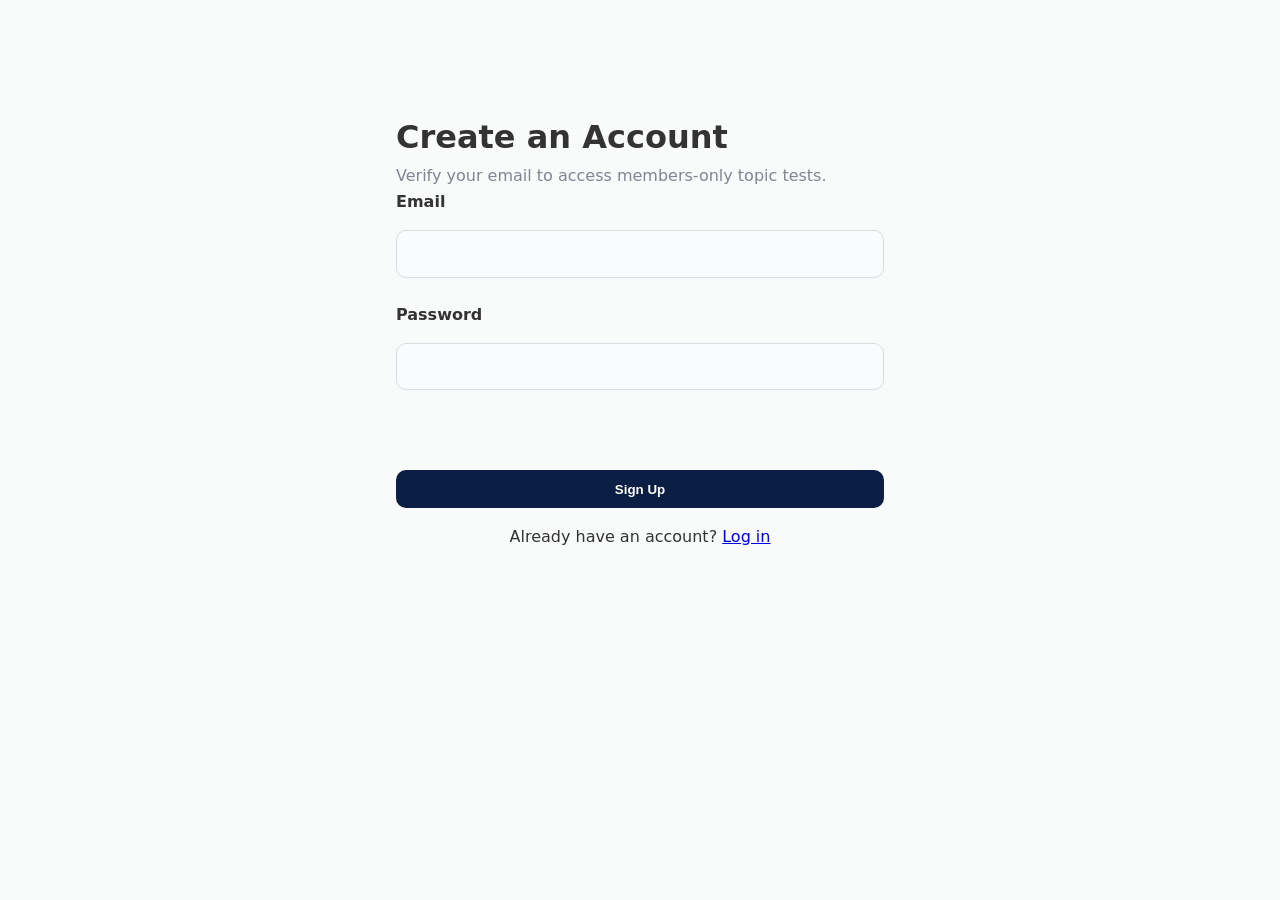
<file: Signup.html>
<!DOCTYPE html>
<html lang="en">
<head>
  <meta charset="UTF-8" />
  <meta name="viewport" content="width=device-width, initial-scale=1.0"/>
  <meta name="description" content="Create an ExamTeq account to access topic tests and mock exams." />
  <title>Sign Up | ExamTeq</title>
  <link rel="stylesheet" href="/styles.css" />
  <style>
    .form-section { max-width: 520px; margin: 0 auto; padding: 2rem 1rem; }
    .cta-button { background:#0b1e44; color:#fff; border:none; padding:.7rem 1rem; border-radius:10px; font-weight:700; cursor:pointer; }
    .muted{opacity:.85}
  </style>

  <script type="module">
    import { createClient } from "https://esm.sh/@supabase/supabase-js@2";

    const SUPABASE_URL = "https://kblzukxjorgdebwrwgzb.supabase.co";
    const SUPABASE_ANON_KEY = "eyJhbGciOiJIUzI1NiIsInR5cCI6IkpXVCJ9.eyJpc3MiOiJzdXBhYmFzZSIsInJlZiI6ImtibHp1a3hqb3JnZGVid3J3Z3piIiwicm9sZSI6ImFub24iLCJpYXQiOjE3NTg0NDk0NzEsImV4cCI6MjA3NDAyNTQ3MX0.wZGDtJCIzSEJREkqeIkoAvCN81XeMFOmEJ3LrJaaLi8";

    const supabase = createClient(SUPABASE_URL, SUPABASE_ANON_KEY);

    window.signUp = async (e) => {
      e.preventDefault();
      const email = document.getElementById("email").value.trim();
      const password = document.getElementById("password").value;
      const errorDiv = document.getElementById("error");
      const okDiv = document.getElementById("ok");

      errorDiv.textContent = "";
      okDiv.textContent = "";

      const { error } = await supabase.auth.signUp({
        email,
        password,
        options: {
          // After confirming, send them back to your site
          emailRedirectTo: "https://examteq.com/members.html"
        }
      });

      if (error) {
        errorDiv.textContent = error.message;
        return;
      }

      okDiv.textContent = "Check your inbox for a verification link from info@examteq.com.";
      document.querySelector("button[type=submit]").disabled = true;
    };
  </script>
</head>
<body>
  <main class="form-section">
    <h1>Create an Account</h1>
    <p class="muted">Verify your email to access members-only topic tests.</p>

    <form onsubmit="signUp(event)">
      <label for="email">Email</label>
      <input type="email" id="email" required />

      <label for="password" style="margin-top:.5rem;">Password</label>
      <input type="password" id="password" minlength="8" required />

      <div id="error" style="color:#b91c1c;margin:.5rem 0;"></div>
      <div id="ok" style="color:#047857;margin:.5rem 0;"></div>

      <button type="submit" class="cta-button">Sign Up</button>
    </form>

    <p style="margin-top:1rem;text-align:center;">
      Already have an account? <a href="/login.html">Log in</a>
    </p>
  </main>
</body>
</html>
</file>
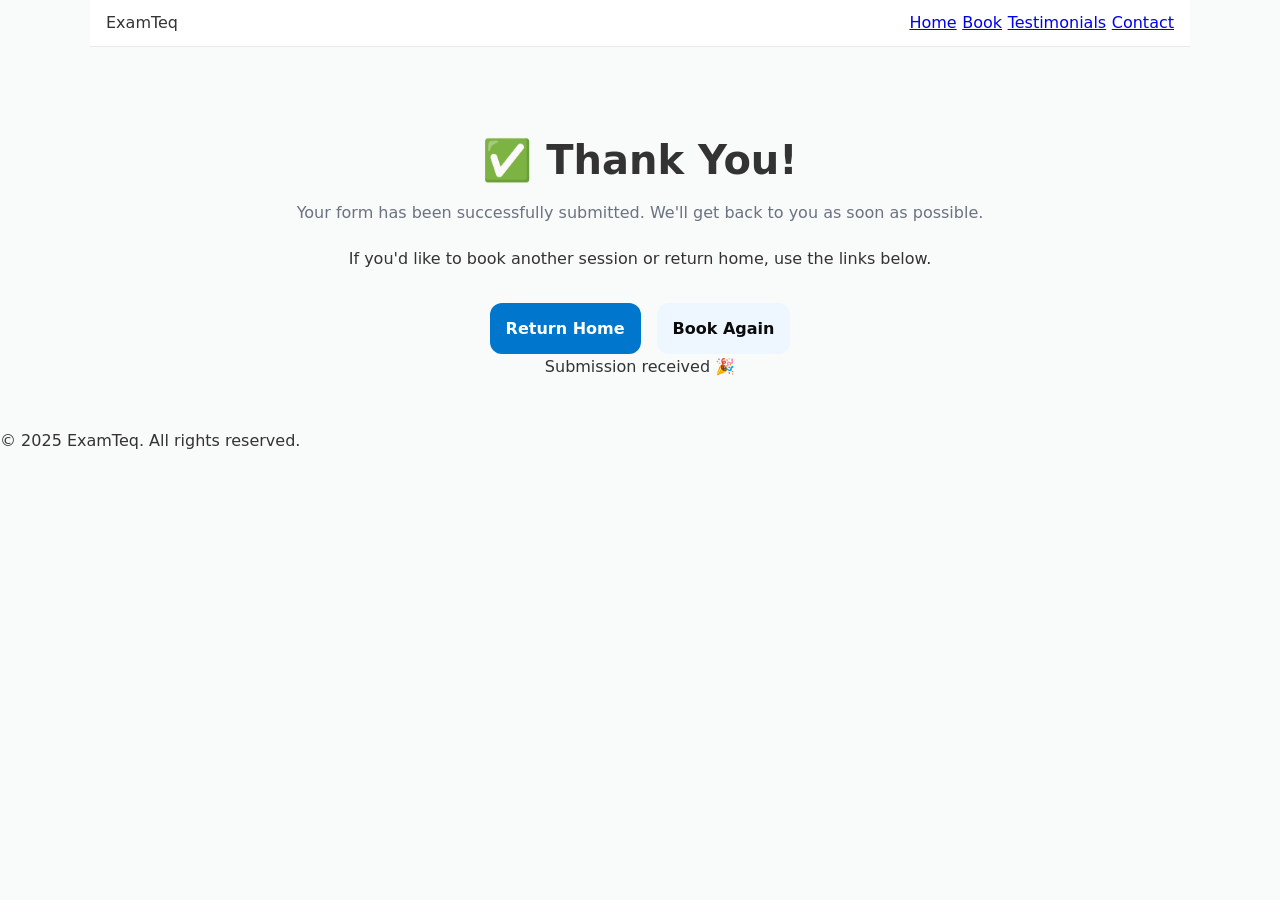
<file: thankyou.html>
<!DOCTYPE html>
<html lang="en">
<head>
  <meta charset="UTF-8" />
  <meta name="viewport" content="width=device-width, initial-scale=1.0"/>
  <meta name="description" content="Thank you for contacting ExamTeq. We’ve received your form and will get back to you shortly." />
  <title>Thank You | ExamTeq</title>
  <link rel="stylesheet" href="/styles.css" />
</head>
<body>
  <header>
    <nav class="navbar container">
      <div class="logo">ExamTeq</div>
      <ul class="nav-links">
        <li><a href="/index.html">Home</a></li>
        <li><a href="/book.html">Book</a></li>
        <li><a href="/testimonials.html">Testimonials</a></li>
        <li><a href="/contact.html">Contact</a></li>
      </ul>
    </nav>
  </header>

  <main class="container" style="text-align:center; padding:3rem 1rem;">
    <h1 style="font-size:2.5rem; margin-bottom:.5rem;">✅ Thank You!</h1>
    <p class="muted" style="margin-bottom:1.25rem;">Your form has been successfully submitted. We'll get back to you as soon as possible.</p>
    <p>If you'd like to book another session or return home, use the links below.</p>

    <div style="margin-top: 2rem; display:flex; justify-content:center; gap:1rem; flex-wrap:wrap;">
      <a href="/index.html" class="cta-button">Return Home</a>
      <a href="/book.html" class="cta-button secondary">Book Again</a>
    </div>

    <div id="toast" class="toast">Submission received 🎉</div>
  </main>

  <footer>
    <div class="footer-copy">&copy; 2025 ExamTeq. All rights reserved.</div>
  </footer>

  <script>
    // Show success toast
    window.addEventListener('DOMContentLoaded', () => {
      const toast = document.getElementById('toast');
      if(toast){
        toast.classList.add('show');
        setTimeout(()=> toast.classList.remove('show'), 3500);
      }
    });
  </script>
</body>
</html>
</file>
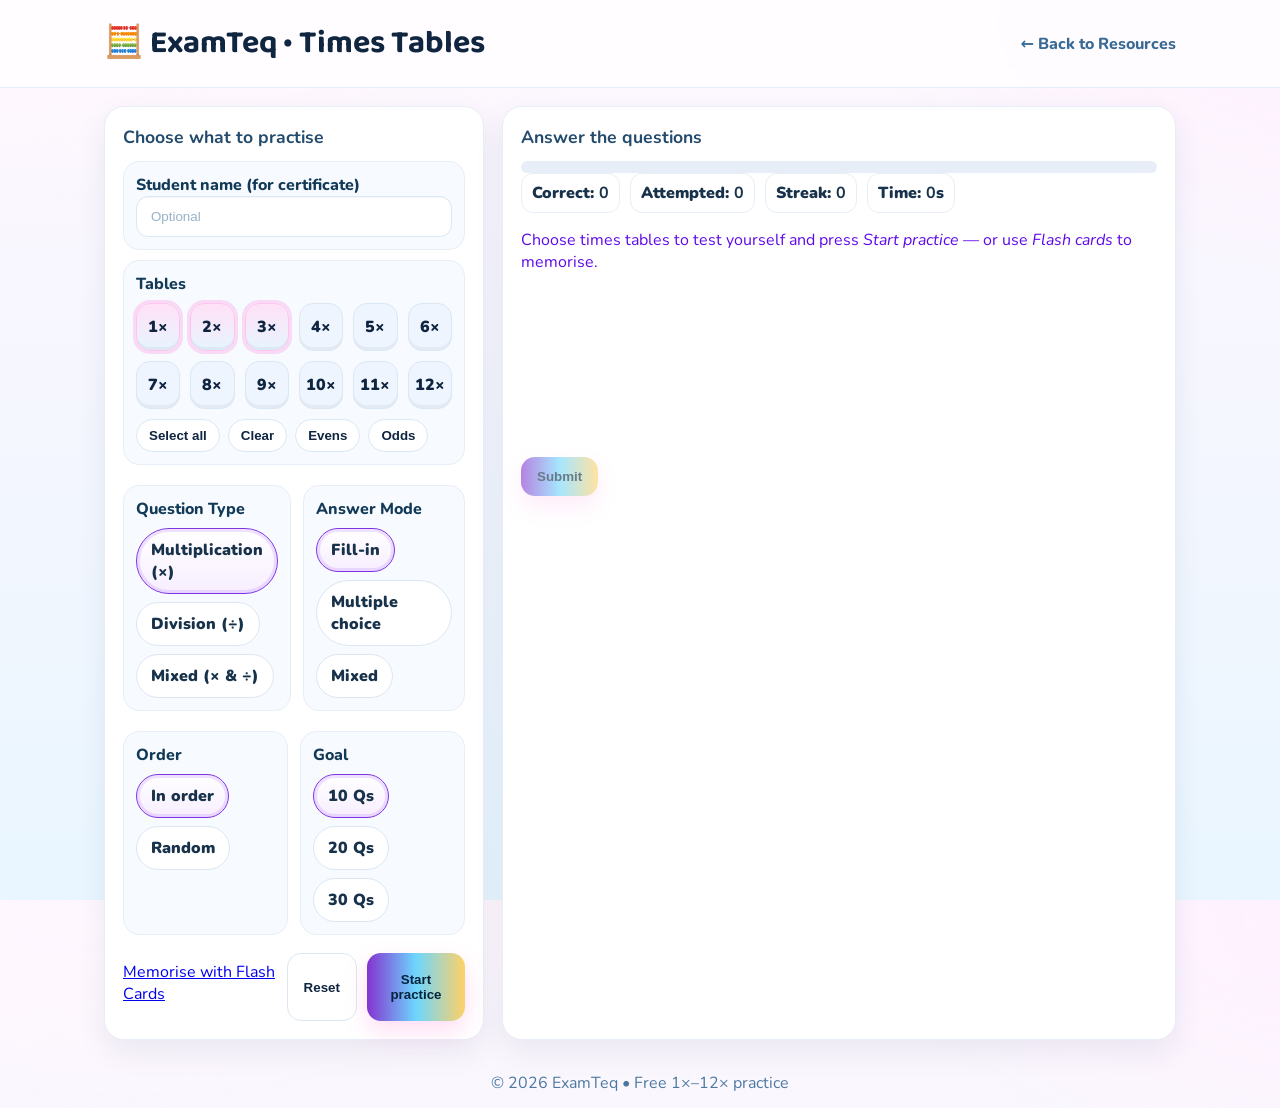
<file: timestable.html>
<!DOCTYPE html>
<html lang="en">
<head>
  <meta charset="utf-8" />
  <meta name="viewport" content="width=device-width,initial-scale=1" />
  <title>ExamTeq • Times Tables Practice (× & ÷)</title>

  <link rel="icon" href="/favicon.ico" />
  <link rel="preconnect" href="https://fonts.googleapis.com" />
  <link rel="preconnect" href="https://fonts.gstatic.com" crossorigin />
  <link href="https://fonts.googleapis.com/css2?family=Baloo+2:wght@600;800&family=Nunito:wght@600;800&display=swap" rel="stylesheet">
  <link rel="stylesheet" href="timestable.css" />
</head>
<body>
  <header class="hdr">
    <div class="wrap hdr-inner">
      <h1 class="logo">🧮 ExamTeq • Times Tables</h1>
      <a class="back" href="resources.html">← Back to Resources</a>
    </div>
  </header>

  <main class="wrap grid">
    <!-- LEFT: controls -->
    <section class="panel" aria-labelledby="choose">
      <h2 id="choose">Choose what to practise</h2>

    <div class="box">
        <label class="label" for="student">Student name (for certificate)</label>
        <input id="student" type="text" placeholder="Optional" autocomplete="name" />
      </div>
      
      <div class="box">
        <div class="label">Tables</div>
        <div id="tables" class="tables" aria-label="Select tables from 1× to 12×"></div>
        <div class="mini-actions" role="group" aria-label="Quick selects">
          <button id="all"   class="chip-ghost" type="button">Select all</button>
          <button id="none"  class="chip-ghost" type="button">Clear</button>
          <button id="evens" class="chip-ghost" type="button">Evens</button>
          <button id="odds"  class="chip-ghost" type="button">Odds</button>
        </div>
      </div>

      <div class="row">
        <div class="box">
          <div class="label">Question Type</div>
          <div class="pills">
            <input type="radio" name="op" id="op-mul" value="mul" checked><label for="op-mul">Multiplication (×)</label>
            <input type="radio" name="op" id="op-div" value="div"><label for="op-div">Division (÷)</label>
            <input type="radio" name="op" id="op-mix" value="mix"><label for="op-mix">Mixed (× & ÷)</label>
          </div>
        </div>

        <div class="box">
          <div class="label">Answer Mode</div>
          <div class="pills">
            <input type="radio" name="mode" id="m-fill" value="fill" checked><label for="m-fill">Fill-in</label>
            <input type="radio" name="mode" id="m-mcq" value="mcq"><label for="m-mcq">Multiple choice</label>
            <input type="radio" name="mode" id="m-mixed" value="mix"><label for="m-mixed">Mixed</label>
          </div>
        </div>
      </div>
      
      <div class="row">
        <div class="box">
          <div class="label">Order</div>
          <div class="pills">
            <input type="radio" name="order" id="o-seq" value="sequential" checked><label for="o-seq">In order</label>
            <input type="radio" name="order" id="o-rand" value="random"><label for="o-rand">Random</label>
          </div>
        </div>

        <div class="box">
          <div class="label">Goal</div>
          <div class="pills">
            <input type="radio" name="goal" id="g10" value="10" checked><label for="g10">10 Qs</label>
            <input type="radio" name="goal" id="g20" value="20"><label for="g20">20 Qs</label>
            <input type="radio" name="goal" id="g30" value="30"><label for="g30">30 Qs</label>
          </div>
        </div>
      </div>

      <div class="startbar">
        <div class="btns">
          <!-- Open the separate flashcards site with current selections -->
          <p style="margin-top:.5rem;"><a class="cta-button" href="/flashcards.html">Memorise with Flash Cards</a></p>
          <button id="reset" class="btn-ghost" type="button">Reset</button>
          <button id="start" class="btn" type="button">Start practice</button>
        </div>
      </div>
    </section>

    <!-- RIGHT: game -->
    <section class="panel" aria-labelledby="answer">
      <h2 id="answer">Answer the questions</h2>
      <div class="progress" aria-hidden="true"><div id="bar" class="bar"></div></div>

      <div class="stats" role="status" aria-live="polite">
        <div class="stat">Correct: <b id="sc">0</b></div>
        <div class="stat">Attempted: <b id="sa">0</b></div>
        <div class="stat">Streak: <b id="ss">0</b></div>
        <div class="stat">Time: <b id="tm">0</b>s</div>
      </div>

      <div id="card" class="qcard" aria-live="polite">
        <p class="hint">Choose times tables to test yourself and press <em>Start practice</em> — or use <em>Flash cards</em> to memorise.</p>
      </div>

      <div id="msg" class="feedback" aria-live="polite"></div>

      <div class="row-actions">
        <button id="submit" class="btn" type="button" disabled>Submit</button>
        <button id="print" class="btn-ghost" type="button" disabled style="display:none">Download certificate</button>
      </div>
    </section>
  </main>

  <footer class="ftr">© <span id="yr"></span> ExamTeq • Free 1×–12× practice</footer>

  <script src="timestable.js" defer></script>
</body>
</html>
</file>
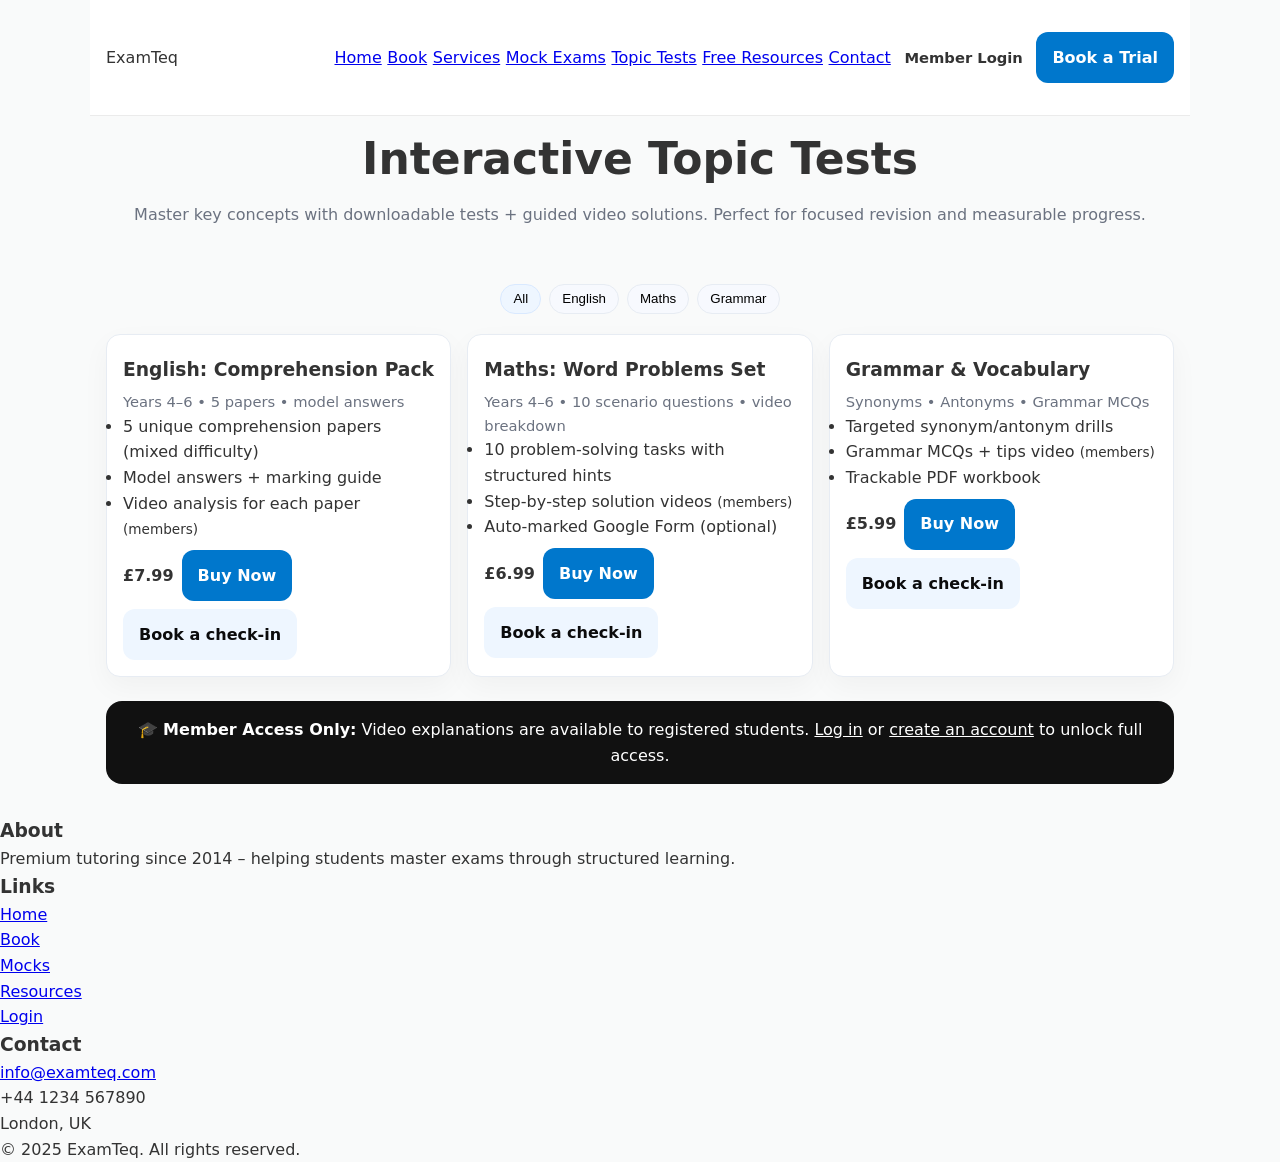
<file: topic-tests.html>
<!DOCTYPE html>
<html lang="en">
<head>
  <meta charset="UTF-8" />
  <meta name="viewport" content="width=device-width, initial-scale=1.0"/>
  <meta name="description" content="Buy ExamTeq topic tests and unlock guided video tutorials. Ideal for focused learning and revision." />
  <title>Topic Tests | ExamTeq</title>
  <link rel="stylesheet" href="/styles.css" />
  <style>
    :root { --etq-max: 1100px; }
    .container { max-width: var(--etq-max); margin: 0 auto; padding: 2rem 1rem; }
    .page-hero { text-align: center; padding: 2.75rem 1rem 1rem; }
    .page-hero h1 { font-size: clamp(2rem, 3.5vw, 2.75rem); margin: 0 0 .5rem; }
    .muted { color: var(--muted); }

    /* chip filters */
    .chipbar { display:flex; gap:.5rem; flex-wrap:wrap; justify-content:center; margin: .5rem 0 1.25rem; }
    .chip { border:1px solid var(--edge); background:var(--soft); padding:.4rem .75rem; border-radius:999px; cursor:pointer; user-select:none; }
    .chip.active { background:#eef6ff; border-color:#d9e9ff; }

    /* product grid */
    .grid { display:grid; gap:1rem; grid-template-columns: repeat(3, 1fr); }
    @media (max-width: 920px){ .grid { grid-template-columns: 1fr; } }
    .product h3 { margin:.25rem 0 .35rem; }
    .product .meta { font-size:.92rem; }
    .product .price { font-weight:700; }
    .lock { font-size:.85rem; }

    /* banner */
    .member-banner { background:#111; color:#fff; border-radius:16px; padding:1rem; text-align:center; }
  </style>
</head>
<body>
  <header>
    <nav class="navbar container">
      <div class="logo">ExamTeq</div>
      <ul class="nav-links">
        <li><a href="/index.html">Home</a></li>
        <li><a href="/book.html">Book</a></li>
        <li><a href="/services.html">Services</a></li>
        <li><a href="/mock-exams.html">Mock Exams</a></li>
        <li><a class="active" href="/topic-tests.html">Topic Tests</a></li>
        <li><a href="/resources.html">Free Resources</a></li>
        <li><a href="/contact.html">Contact</a></li>
        <li><a href="/login.html" class="nav-link">Member Login</a></li>
        <li><a href="/book.html" class="cta-button">Book a Trial</a></li>
      </ul>
    </nav>
  </header>

  <!-- HERO -->
  <section class="page-hero container">
    <h1>Interactive Topic Tests</h1>
    <p class="muted">Master key concepts with downloadable tests + guided video solutions. Perfect for focused revision and measurable progress.</p>
  </section>

  <main class="container">
    <!-- FILTERS -->
    <div class="chipbar" id="chips" role="tablist" aria-label="Filter topic tests">
      <button class="chip active" data-filter="all" role="tab" aria-selected="true">All</button>
      <button class="chip" data-filter="english" role="tab">English</button>
      <button class="chip" data-filter="maths" role="tab">Maths</button>
      <button class="chip" data-filter="grammar" role="tab">Grammar</button>
    </div>

    <!-- PRODUCTS -->
    <section class="grid" id="products" aria-live="polite">
      <!-- English Comprehension -->
      <article class="card product" data-tags="english">
        <h3>English: Comprehension Pack</h3>
        <p class="muted meta">Years 4–6 • 5 papers • model answers</p>
        <ul>
          <li>5 unique comprehension papers (mixed difficulty)</li>
          <li>Model answers + marking guide</li>
          <li>Video analysis for each paper <span class="lock">(members)</span></li>
        </ul>
        <div style="display:flex; gap:.5rem; flex-wrap:wrap; align-items:center; margin-top:.5rem;">
          <span class="price">£7.99</span>
          <a href="#" class="cta-button" onclick="buy('English: Comprehension Pack','7.99')">Buy Now</a>
          <a href="#" class="cta-button secondary" onclick="prefill('/book.html',{subject:'English Comprehension Check‑in'})">Book a check‑in</a>
        </div>
      </article>

      <!-- Maths Word Problems -->
      <article class="card product" data-tags="maths">
        <h3>Maths: Word Problems Set</h3>
        <p class="muted meta">Years 4–6 • 10 scenario questions • video breakdown</p>
        <ul>
          <li>10 problem‑solving tasks with structured hints</li>
          <li>Step‑by‑step solution videos <span class="lock">(members)</span></li>
          <li>Auto‑marked Google Form (optional)</li>
        </ul>
        <div style="display:flex; gap:.5rem; flex-wrap:wrap; align-items:center; margin-top:.5rem;">
          <span class="price">£6.99</span>
          <a href="#" class="cta-button" onclick="buy('Maths: Word Problems Set','6.99')">Buy Now</a>
          <a href="#" class="cta-button secondary" onclick="prefill('/book.html',{subject:'Maths Word‑Problems Review'})">Book a check‑in</a>
        </div>
      </article>

      <!-- Grammar & Vocabulary -->
      <article class="card product" data-tags="grammar,english">
        <h3>Grammar & Vocabulary</h3>
        <p class="muted meta">Synonyms • Antonyms • Grammar MCQs</p>
        <ul>
          <li>Targeted synonym/antonym drills</li>
          <li>Grammar MCQs + tips video <span class="lock">(members)</span></li>
          <li>Trackable PDF workbook</li>
        </ul>
        <div style="display:flex; gap:.5rem; flex-wrap:wrap; align-items:center; margin-top:.5rem;">
          <span class="price">£5.99</span>
          <a href="#" class="cta-button" onclick="buy('Grammar & Vocabulary','5.99')">Buy Now</a>
          <a href="#" class="cta-button secondary" onclick="prefill('/book.html',{subject:'Grammar & Vocab Support'})">Book a check‑in</a>
        </div>
      </article>
    </section>

    <!-- MEMBER BANNER -->
    <section class="member-banner" style="margin-top:1.5rem;">
      <strong>🎓 Member Access Only:</strong> Video explanations are available to registered students. <a href="/login.html" style="color:#fff; text-decoration:underline;">Log in</a> or <a href="/signup.html" style="color:#fff; text-decoration:underline;">create an account</a> to unlock full access.
    </section>
  </main>

  <!-- FOOTER -->
  <footer>
    <div class="footer-inner">
      <div class="footer-block">
        <h3>About</h3>
        <p>Premium tutoring since 2014 – helping students master exams through structured learning.</p>
      </div>
      <div class="footer-block">
        <h3>Links</h3>
        <ul>
          <li><a href="/index.html">Home</a></li>
          <li><a href="/book.html">Book</a></li>
          <li><a href="/mock-exams.html">Mocks</a></li>
          <li><a href="/resources.html">Resources</a></li>
          <li><a href="/login.html">Login</a></li>
        </ul>
      </div>
      <div class="footer-block">
        <h3>Contact</h3>
        <p><a href="mailto:info@examteq.com">info@examteq.com</a><br/>+44 1234 567890<br/>London, UK</p>
      </div>
    </div>
    <div class="footer-copy">&copy; 2025 ExamTeq. All rights reserved.</div>
  </footer>

  <!-- Optional: Supabase auth header switch -->
  <!-- <script type="module" src="/js/auth-header.js"></script> -->

  <script>
    // Chip filtering
    const chips = document.querySelectorAll('#chips .chip');
    const products = document.querySelectorAll('#products .product');
    chips.forEach(chip => {
      chip.addEventListener('click', () => {
        chips.forEach(c => c.classList.remove('active')); chip.classList.add('active');
        const tag = chip.dataset.filter;
        products.forEach(p => {
          const tags = (p.dataset.tags || '').split(',').map(s => s.trim());
          const show = tag === 'all' || tags.includes(tag);
          p.style.display = show ? '' : 'none';
        });
      });
    });

    // Prefill helper
    function prefill(url, params){
      const qs = new URLSearchParams(params).toString();
      location.href = `${url}?${qs}`;
    }

    // Buy placeholder (swap to Stripe later)
    function buy(name, price){
      // For now, send to booking with subject prefilled; can replace with Stripe Checkout
      prefill('/book.html', { subject: `${name} — Purchase enquiry` });
    }
  </script>
</body>
</html>
</file>
<file: styles.css>
/* =====================================================
   ExamTeq — styles.css (clean, merged)
   - Compact header buttons (slim nav links)
   - Submenu + mobile nav
   - Unified cards, grids, buttons
   - Professional .site-footer (dark blue)
   ===================================================== */

/* ========== RESET & BASE ========== */
* { margin: 0; padding: 0; box-sizing: border-box; }
html { scroll-behavior: smooth; }
@import url('https://fonts.googleapis.com/css2?family=Inter:wght@400;600;700&display=swap');

:root{
  --bg: #f9fafa;
  --text: #333;
  --primary: #0077cc;
  --accent:  #00bfff;
  --card-bg: #ffffff;

  --edge:  #e7ecf3;
  --soft:  #f7f9fe;
  --muted: #6b7280;

  --brand:   var(--primary);
  --brand-2: #1F8EFA;

  /* Footer */
  --footer-bg:  #0b2a55;
  --footer-text:#eaf0ff;
  --footer-copy:#082341;
  --footer-link:#cfe1ff;
  --footer-div: rgba(255,255,255,.12);
}

.dark {
  --bg:#1e1e28; --text:#ddd; --card-bg:#2b2b39;
  --primary:#4da6ff; --accent:#66b3ff;
  --edge:#34384a; --soft:#1f2433; --muted:#9aa0ab;
  --footer-bg:#111; --footer-text:#cfcfcf; --footer-copy:#0b0b0c; --footer-link:#e0e0e0; --footer-div:rgba(255,255,255,.15);
}

body{
  font-family: Inter, 'Segoe UI', system-ui, -apple-system, Roboto, Arial, sans-serif;
  line-height: 1.6;
  background: var(--bg);
  color: var(--text);
  padding-top: 80px; /* fixed nav */
  transition: background .3s, color .3s;
}

/* ========== LAYOUT PRIMITIVES ========== */
.container{ max-width:1100px; margin:0 auto; padding:0 1rem; }
.section{ padding: 2.25rem 0; }
.section-title{ text-align:center; margin:0 0 1rem; font-size:clamp(1.4rem,3.2vw,2rem) }

.card{
  background:var(--card-bg);
  border:1px solid var(--edge);
  border-radius:14px;
  box-shadow:0 10px 28px rgba(0,0,0,0.04);
  padding:1rem;
}

.badge{ display:inline-block; padding:.3rem .6rem; border-radius:999px; border:1px solid var(--edge); background:var(--soft); font-size:.85rem }
.muted{ color:var(--muted) }

/* ========== HEADER & NAV ========== */
.navbar{
  position:fixed; inset:0 0 auto 0;
  background:var(--card-bg);
  border-bottom:1px solid rgba(0,0,0,.08);
  padding:.65rem 1rem;
  display:flex; align-items:center; justify-content:space-between;
  z-index:999;
  gap:.5rem;
}

.logo { display:inline-flex; align-items:center; gap:.6rem; text-decoration:none; color:inherit; }
.logo img{ height:42px; width:42px; object-fit:contain; }
.logo span{ font-weight:700; color:var(--primary); font-size:1.15rem; line-height:1; }

.nav-links{
  display:flex; align-items:center; list-style:none;
  gap:.35rem; flex-wrap:wrap;
}

/* Slim, compact menu links (small width) */
.nav-link{
  display:inline-flex; align-items:center;
  padding:.28rem .50rem;
  font-size:.92rem; font-weight:600;
  line-height:1.1;
  color: var(--text); text-decoration:none;
  border-radius:6px;
}
.nav-link:hover{ background: var(--soft); }

/* Single compact CTA at the end */
.cta-button{
  display:inline-flex; align-items:center; justify-content:center;
  padding:.8rem 1rem; border-radius:12px; background:var(--brand); color:#fff;
  text-decoration:none; border:0; cursor:pointer; font-weight:700;
  transition:.2s box-shadow, .2s transform, .2s background;
}
.cta-button:hover{ box-shadow:0 10px 24px rgba(31,142,250,.25); transform:translateY(-1px); }
.cta-button.secondary{ background:#eef6ff; color:#0b0b0c; }

.nav-cta{
  padding:.45rem .85rem !important;
  font-size:.95rem !important;
  border-radius:8px !important;
}

.hamburger{ display:none; font-size:28px; line-height:1; cursor:pointer; background:none; border:0; }

/* Submenu */
.nav-links li{ position:relative; }
.has-popup::after{ content:"▾"; margin-left:.35rem; font-size:.85em; opacity:.8; }
.submenu{
  position:absolute; top:100%; left:0; min-width:220px;
  background:var(--card-bg);
  border:1px solid var(--edge);
  border-radius:12px; padding:.35rem;
  box-shadow:0 12px 24px rgba(0,0,0,.12);
  display:none; z-index:20;
}
.submenu a{ display:block; padding:.55rem .8rem; border-radius:8px; white-space:nowrap; color:var(--text); text-decoration:none; }
.submenu a:hover{ background:var(--soft); }
.has-submenu:hover > .submenu,
.has-submenu:focus-within > .submenu{ display:block; }

/* Mobile nav */
@media (max-width: 860px){
  .hamburger{ display:block; }
  .nav-links{
    position:absolute; right:1rem; top:64px;
    background:var(--card-bg);
    border:1px solid var(--edge);
    border-radius:12px;
    box-shadow:0 12px 30px rgba(0,0,0,.12);
    padding:.75rem;
    display:none; flex-direction:column; align-items:flex-start;
    gap:.35rem;
  }
  .nav-links.active{ display:flex; }

  .submenu{ position:static; display:none; border:0; box-shadow:none; padding:0 0 .5rem 0; }
  .has-submenu.open > .submenu{ display:block; }
}

/* ========== HERO ========== */
.hero{
  background: linear-gradient(to right, var(--primary), var(--accent));
  color:#fff; text-align:center;
  padding:100px 20px 80px;
  animation: slideIn .8s ease-out;
}
.hero h1{ font-size:clamp(2rem,4.5vw,3rem); margin-bottom:1rem; }
.hero p{ font-size:1.05rem; margin-bottom:1.25rem; opacity:.95; }
.hero-buttons{ display:flex; gap:.75rem; justify-content:center; flex-wrap:wrap; }
.hero-cta{
  background:#fff; color:var(--primary);
  padding:.75rem 1.25rem; border-radius:12px;
  font-weight:700; text-decoration:none;
  transition: background .2s, transform .2s;
}
.hero-cta.secondary{ background:rgba(255,255,255,.18); color:#fff; border:1px solid rgba(255,255,255,.65) }
.hero-cta:hover{ background:#f3f6fb; transform:translateY(-1px); }

/* ========== SECTIONS & CARDS ========== */
.services, .highlight, .cta-strip, .form-section{ padding:60px 20px; text-align:center; animation: slideIn .8s ease-out; }
.highlight{ background:#f7faff; }

.service-grid{
  display:grid; gap:1rem;
  grid-template-columns: repeat(3, 1fr);
  max-width:1100px; margin:0 auto;
}
@media (max-width:900px){ .service-grid{ grid-template-columns:1fr; } }

.service-card{
  background:var(--card-bg); border:1px solid var(--edge);
  border-radius:12px; padding:1.25rem;
  box-shadow:0 10px 24px rgba(0,0,0,.05);
  transition: transform .2s; text-align:left;
}
.service-card:hover{ transform: translateY(-3px); }
.service-card ul{ list-style:disc; margin-left:1rem; padding-top:.5rem; }

/* CTA strip */
.cta-strip{ background:#accff8; color:#000000; border-radius:16px; }
.cta-link .cta-button, .highlight .cta-button, .cta-strip .cta-button{ margin-top:1rem; }

/* ========== FORMS ========== */
.form-section{ max-width:1100px; margin:0 auto; background:transparent; box-shadow:none; text-align:left; }
form{ display:flex; flex-direction:column; gap:1rem; }
form label{ font-weight:600; }
form input, form textarea, form select{
  padding:.85rem 1rem; border-radius:10px; border:1px solid #d8dce3;
  font-size:1rem; background:#fafbfc; color:var(--text);
}
form textarea{ resize:vertical; }
form button{
  background:var(--brand); color:#fff; padding:.85rem 1rem; border:0; border-radius:12px;
  font-weight:700; cursor:pointer; transition: box-shadow .2s, transform .2s;
}
form button:hover{ box-shadow:0 10px 24px rgba(176,76,59,0.25); transform: translateY(-1px); }

/* Split inputs */
.inline-2{ display:grid; grid-template-columns:1fr 1fr; gap:1rem; }
@media (max-width:640px){ .inline-2{ grid-template-columns:1fr; } }

/* ========== FOOTER ========== */
.site-footer { background: var(--footer-bg); color: var(--footer-text); margin-top: 2rem; }
.site-footer a { color: var(--footer-link); text-decoration: none; }
.site-footer a:hover, .site-footer a:focus { text-decoration: underline; }

.footer-grid {
  display: grid;
  grid-template-columns: 2fr 1.2fr 1.6fr;
  gap: 2rem;
  padding: 2.25rem 1rem;
}
.footer-col h3 { font-size: 1rem; letter-spacing: .02em; margin-bottom: .75rem; color: #fff; }
.footer-logo { display: inline-flex; align-items: center; gap: .6rem; font-weight: 700; font-size: 1.05rem; color: #fff; text-decoration: none; }
.footer-logo img { width: 36px; height: 36px; object-fit: contain; filter: drop-shadow(0 3px 8px rgba(0,0,0,.18)); }
.footer-blurb { margin: .6rem 0 1rem; color: #d9e6ff; max-width: 44ch; }

.footer-links ul, .footer-contact ul { list-style: none; padding: 0; margin: 0; }
.footer-links li + li, .footer-contact li + li { margin-top: .45rem; }

.footer-legal-links {
  display: flex; flex-wrap: wrap; gap: .75rem 1rem;
  margin-top: 1rem;
  border-top: 1px solid var(--footer-div);
  padding-top: .75rem;
}
.footer-social { display: flex; gap: .75rem; margin-top: .25rem; }
.footer-social a { display: inline-grid; place-items: center; width: 36px; height: 36px; border-radius: 8px; background: rgba(255,255,255,.08); transition: background .15s ease, transform .15s ease; }
.footer-social a:hover { background: rgba(255,255,255,.15); transform: translateY(-1px); }
.footer-social svg { width: 18px; height: 18px; fill: var(--footer-text); }

/* Bottom bar */
.footer-bottom { border-top: 1px solid var(--footer-div); background: var(--footer-copy); padding: .75rem 0; color: #cfe1ff; font-size: .925rem; }
.footer-bottom-inner { display: flex; justify-content: space-between; align-items: center; gap: 1rem; padding: 0 1rem; }

/* Responsive footer */
@media (max-width: 900px) {
  .footer-grid { grid-template-columns: 1fr; }
  .footer-bottom-inner { flex-direction: column; align-items: flex-start; }
}

/* ========== ANIMATIONS & UTILITIES ========== */
@keyframes slideIn{ from{ opacity:0; transform:translateY(20px);} to{ opacity:1; transform:translateY(0);} }

.theme-toggle{
  position:fixed; bottom:20px; right:20px;
  background:var(--brand); color:#fff; padding:10px 15px; border:0; border-radius:10px; cursor:pointer;
  box-shadow:0 10px 24px rgba(0,0,0,.15); z-index:1000;
}

/* ========== RESPONSIVE TWEAKS ========== */
@media (max-width:768px){
  body{ padding-top:70px; }
  .hero h1{ font-size:2rem; }
}

/* End of file */
</file>
<file: advanced-arithmetic.css>
/* Base */
* { box-sizing: border-box; }
:root{
  --bg:#0b1324; --card:#0f1a33; --ink:#eaf0ff;
  --accent:#35b7ff; --muted:#9fb3ff; --edge:#e7ecf3;
  --good:#16a34a; --bad:#dc2626; --warn:#eab308;
  --radius:18px; --shadow:0 10px 30px rgba(0,0,0,.18);
}
html,body{ margin:0; font-family: Inter, system-ui, Arial, sans-serif; background:#f7f9fe; color:#0b1324; }
.wrap{ max-width:1000px; margin:0 auto; padding:1.25rem; }

.hdr{ background:linear-gradient(90deg,#0b1324,#0f1a33); color:var(--ink); }
.hdr h1{ margin:0 0 .35rem; font-size:clamp(1.6rem,3.5vw,2.2rem); }
.hdr p{ margin:.25rem 0 0; color:#cfe3ff; }

.panel{ background:#fff; border:1px solid var(--edge); border-radius:var(--radius); box-shadow:var(--shadow); padding:1rem; margin:1rem 0; }
.row{ display:flex; flex-wrap:wrap; gap:.75rem; align-items:center; margin:.5rem 0; }
.lbl{ width:160px; font-weight:600; color:#334155; }
.input{ flex:1; min-width:220px; padding:.6rem .75rem; border:1px solid var(--edge); border-radius:12px; background:#fff; }
.btn{ appearance:none; border:none; background:var(--accent); color:#00233f; font-weight:700; padding:.7rem 1rem; border-radius:12px; cursor:pointer; }
.btn:hover{ filter:brightness(.95); }
.btn-ghost{ background:#eaf4ff; }
.timer{ font-weight:800; color:#0b1324; margin-top:.5rem; }

.q-list{ list-style:decimal; padding-left:1.5rem; display:grid; gap:.75rem; }
.q{ display:grid; grid-template-columns: 1fr auto; gap:.75rem; align-items:center; padding:.75rem; border:1px solid var(--edge); border-radius:12px; background:#fbfdff; }
.q .expr{ font-family: ui-monospace, SFMono-Regular, Menlo, monospace; font-weight:700; }
.q input{ width:120px; text-align:center; padding:.5rem; border:1px solid var(--edge); border-radius:10px; }
.actions{ display:flex; gap:.75rem; margin-top:1rem; }

.pass{ color:var(--good); font-weight:700; }

/* Certificate */
.certificate{ display:flex; flex-direction:column; align-items:center; gap:1rem; margin:1rem 0; }
.cert-actions{ display:flex; gap:.75rem; }

/* Utility */
.hidden{ display:none !important; }

/* Remove number input arrows (Chrome, Edge, Safari) */
input[type="number"]::-webkit-outer-spin-button,
input[type="number"]::-webkit-inner-spin-button { -webkit-appearance: none; margin: 0; }
/* Remove number input arrows (Firefox) */
input[type="number"] { -moz-appearance: textfield; }

/* MCQ layout */
.q .opts { display: grid; gap:.35rem; grid-column: 1 / -1; }
.q .opts label { display:flex; align-items:center; gap:.5rem; cursor:pointer; }
.q.correct { border-color:#16a34a; background:#f0fff4; }
.q.wrong   { border-color:#dc2626; background:#fff5f5; }
.q .ans { font-size:.9rem; color:#334155; grid-column: 1 / -1; display:none; }
.q .ans b { font-weight:800; }
.q .tag { font-weight:700; }

/* === feedback === */
.q.correct { border-color: #16a34a; background: #f0fff4; }
.q.wrong   { border-color: #dc2626; background: #fff5f5; }
.q .ans { font-size:.9rem; color:#334155; }
.q .ans b { font-weight:800; }
.q .tag { font-weight:700; }

/* Letter badges for A–E */
.opt-badge{
  display:inline-grid;
  place-items:center;
  width:1.6rem; height:1.6rem;
  border:1px solid var(--edge);
  border-radius:999px;
  font-weight:800; font-size:.9rem;
  background:#fff;
}
.q .opts label input{ transform: translateY(1px); }

/* Print: A4 landscape, only the certificate SVG prints; no blank second page */
@media print{
  @page { size: A4 landscape; margin: 0; }
  body{ background:#fff; }
  .no-print{ display:none !important; }
  .certificate{ margin:0; }
  #certificate{ display:block !important; height:100vh; }
  #certSvg{ width:100vw; height:100vh; }
}
</file>
<file: timestable.css>
:root{
  /* Brighter, playful palette */
  --bg1:#fff7fe; --bg2:#e9f6ff;
  --ink:#17324a; --sub:#30597b;
  --panel:#ffffff; --panel2:#f7fbff;
  --chip:#eef5ff; --chipOn:#e6f0ff;
  --accent:#8433cf;      /* pink */
  --accent2:#6dd6ff;     /* sky */
  --accent3:#ffd166;     /* warm */
  --good:#22c55e; --bad:#ef4444; --warn:#5f08ea;
  --focus:#4dabff;
  --r:20px;
}

/* Base / layout */
*{box-sizing:border-box}
html,body{height:100%}
body{
  margin:0; color:var(--ink);
  font-family:Nunito,system-ui,-apple-system,Segoe UI,Roboto,Arial,sans-serif;
  background:
    radial-gradient(900px 500px at 10% -10%, var(--bg1) 0%, transparent 60%),
    radial-gradient(900px 500px at 110% 0%, #fef0ff 0%, transparent 60%),
    linear-gradient(180deg,var(--bg1),var(--bg2));
}
.wrap{max-width:1100px; margin:0 auto; padding:18px 14px}

/* Header */
.hdr{position:sticky; top:0; z-index:20;
  backdrop-filter:saturate(140%) blur(8px);
  background:rgba(255,255,255,.75);
  border-bottom:1px solid #e8eef7
}
.hdr-inner{display:flex; align-items:center; justify-content:space-between; gap:12px}
.logo{font-family:"Baloo 2", cursive; font-size:clamp(1.5rem,3.2vw,2rem); margin:0; color:#0f2540}
.back{color:#3a6b96; text-decoration:none; font-weight:800}
.back:hover{opacity:.9}
.back:focus-visible{outline:3px dashed var(--focus); outline-offset:4px; border-radius:8px}

/* Grid */
.grid{display:grid; gap:18px}
@media (min-width:920px){ .grid{grid-template-columns:380px 1fr} }

/* Panels */
.panel{
  background:var(--panel);
  border:1px solid #e8eef7;
  border-radius:var(--r);
  padding:18px;
  box-shadow:0 12px 30px rgba(28,54,90,.08)
}
h2{margin:0 0 12px; color:#244b6d; font-size:1.1rem}

/* Boxes */
.box{
  background:var(--panel2);
  border:1px solid #e8eef7;
  border-radius:16px;
  padding:12px;
  margin:10px 0
}
.label{font-weight:800; color:#123a57; margin-bottom:8px}
.row{display:grid; gap:12px}
@media (min-width:680px){ .row{grid-template-columns:1fr 1fr} }

input[type="text"]{
  width:100%; padding:12px 14px; border-radius:12px;
  background:#ffffff; border:1px solid #dbe7f3; color:var(--ink);
  box-shadow: inset 0 1px 0 rgba(16,24,40,.03)
}
input[type="text"]::placeholder{color:#97b1c7}

/* Table chips */
.tables{
  display:grid; grid-template-columns:repeat(6,minmax(0,1fr)); gap:10px
}
.tables input{display:none}
.tables label{
  background:var(--chip);
  border:1px solid #dbe7f3;
  border-radius:14px; padding:12px 0; text-align:center;
  color:#0f2540; cursor:pointer; font-weight:900;
  box-shadow:inset 0 -3px 0 rgba(16,24,40,.05);
  transition:transform .08s ease, filter .15s ease
}
.tables label:hover{filter:brightness(1.03); transform:translateY(-1px)}
.tables input:checked + label{
  background:linear-gradient(180deg,#ffe1f6, #e7f4ff);
  border-color:#ffc3ed;
  outline:3px solid rgba(255,122,217,.25)
}
.mini-actions{display:flex; flex-wrap:wrap; gap:8px; margin-top:10px}
.chip-ghost{
  background:#ffffff; color:#0f2540; border:1px solid #dbe7f3;
  border-radius:999px; padding:8px 12px; cursor:pointer; font-weight:800
}
.chip-ghost:focus-visible{outline:3px dashed var(--focus); outline-offset:3px}

/* Pills (mode/order/goal) */
.pills{display:flex; flex-wrap:wrap; gap:8px}
.pills input{display:none}
.pills label{
  background:#ffffff; border:1px solid #dbe7f3;
  padding:10px 14px; border-radius:999px; cursor:pointer; font-weight:900
}
.pills input:checked + label{
  border-color:#7f33e3; box-shadow:0 0 0 3px rgba(177, 122, 255, 0.22) inset;
  background:linear-gradient(180deg,#fff,#f7eeff)
}
.pills label:focus-visible{outline:3px dashed var(--focus); outline-offset:3px}

/* Buttons */
.startbar{display:flex; align-items:center; justify-content:space-between; gap:12px; margin-top:8px}
.tip{opacity:.9}
.btns{display:flex; gap:10px}
button{appearance:none; border:0; border-radius:14px; padding:12px 16px; font-weight:900; cursor:pointer}
.btn{
  background:linear-gradient(90deg,var(--accent),var(--accent2),var(--accent3));
  color:#05243c;
  box-shadow:0 10px 22px rgba(255,122,217,.25)
}
.btn:disabled{opacity:.6; cursor:not-allowed}
.btn-ghost{background:#fff; color:#0f2540; border:1px solid #dbe7f3}
.btn-ghost:focus-visible,.btn:focus-visible{outline:3px dashed var(--focus); outline-offset:3px}

/* Remove arrows in Chrome, Safari, Edge */
input[type=number]::-webkit-inner-spin-button,
input[type=number]::-webkit-outer-spin-button {
  -webkit-appearance: none;
  margin: 0;
}

/* Remove arrows in Firefox */
input[type=number] {
  -moz-appearance: textfield;
}

/* Question card */
.qcard{min-height:220px; display:grid; gap:16px; align-content:start}
.q{font-family:"Baloo 2", cursive; font-size:clamp(2rem,5vw,2.8rem); color:#0e2a45}
.answer{display:flex; gap:12px; align-items:center}
.answer input{
  width:180px; padding:12px 14px; font-size:1.5rem; border-radius:12px;
  background:#fff; border:2px solid #dbe7f3; color:#0e2a45
}

.choices{display:grid; grid-template-columns:repeat(2,minmax(0,1fr)); gap:12px}
.choice{
  padding:14px; text-align:center; border-radius:14px; cursor:pointer; user-select:none;
  background:#ffffff; border:2px solid #dbe7f3; outline:3px solid transparent; font-weight:900;
  transition:transform .08s ease
}
.choice:hover{transform:translateY(-1px)}
.choice.selected{outline-color:#6dd6ff}
.choice.good{outline-color:var(--good)}
.choice.bad{outline-color:var(--bad)}

/* Progress + stats */
.progress{height:12px; background:#e8eef7; border-radius:999px; overflow:hidden}
.bar{height:100%; width:0%; background:linear-gradient(90deg,var(--accent),var(--accent2),var(--accent3)); transition:width .25s}

.stats{display:flex; flex-wrap:wrap; gap:10px; font-weight:900}
.stat{padding:8px 10px; border-radius:12px; background:#ffffff; border:1px solid #e8eef7}

/* Feedback + actions */
.feedback{min-height:24px; font-weight:900}
.ok{color:var(--good)} .no{color:var(--bad)} .hint{color:var(--warn)}

.row-actions{display:flex; gap:10px; flex-wrap:wrap}
.ftr{opacity:.9; text-align:center; padding:14px; color:#3a6b96}

/* Reduced motion */
@media (prefers-reduced-motion: reduce){ .bar{transition:none} }

/* ===== Mobile enhancements ===== */
@media (max-width: 768px) {
  /* Page container */
  .wrap { padding: 16px; }

  /* Two-column -> one-column stack */
  .grid {
    display: grid;
    grid-template-columns: 1fr;  /* stack panels */
    gap: 16px;
  }

  /* Panels tighter on mobile */
  .panel { padding: 16px; border-radius: 14px; }

  /* Headings & text sizes */
  .hdr .logo { font-size: 20px; line-height: 1.2; }
  h2 { font-size: 18px; }

  /* Buttons and chips: larger tap targets */
  .btn, .btn-ghost, .chip-ghost, .pills label {
    min-height: 44px;      /* thumb-sized */
    padding: 10px 14px;
    font-size: 16px;       /* 16px prevents iOS zoom */
  }

  /* Radio/checkbox “pills” wrap nicely */
  .pills {
    display: flex; flex-wrap: wrap; gap: 8px;
  }
  .pills input { display: none; }
  .pills label {
    border: 1px solid var(--edge, #e7ecf3);
    border-radius: 999px;
    padding: 8px 12px;
    user-select: none;
  }
  .pills input:checked + label {
    background: var(--primary, #0077cc);
    color: #fff; border-color: transparent;
  }

  /* Times table chips: 4 per row on phones */
  .tables {
    display: grid;
    grid-template-columns: repeat(4, 1fr);
    gap: 8px;
  }
  .tables input { display: none; }
  .tables label {
    display: grid; place-items: center;
    height: 44px; border-radius: 10px;
    background: var(--soft, #f7f9fe);
    border: 1px solid var(--edge, #e7ecf3);
    font-weight: 700;
  }
  .tables input:checked + label {
    background: var(--primary, #0077cc);
    color: #fff; border-color: transparent;
  }

  /* Stats row becomes two lines */
  .stats {
    display: grid; gap: 6px;
    grid-template-columns: repeat(2, minmax(0,1fr));
    font-size: 14px;
  }

  /* Question card: comfy tap area */
  .qcard {
    padding: 16px;
    min-height: 160px;
    border-radius: 14px;
  }
  .q { font-size: 22px; text-align: center; }

  /* MCQ grid: 2 columns on phones */
  .choices {
    display: grid; gap: 10px;
    grid-template-columns: repeat(2, minmax(0,1fr));
  }
  .choice {
    border: 1px solid var(--edge, #e7ecf3);
    border-radius: 12px;
    padding: 12px;
    text-align: center;
  }

  /* Answer input larger */
  .answer input[type="number"],
  .answer input[type="text"] {
    width: 100%;
    height: 48px;
    font-size: 20px;    /* prevents iOS zoom */
    padding: 8px 12px;
    border-radius: 10px;
  }

  /* Action bar pinned to bottom for quick thumb reach */
  .row-actions {
    position: sticky; bottom: 0;
    background: var(--bg, #fff);
    padding: 12px 0; gap: 10px;
    display: grid; grid-template-columns: 1fr 1fr;
  }
  #submit { grid-column: 1 / -1; } /* submit full width; download second row */
}

/* Ultra-small screens */
@media (max-width: 380px) {
  .tables { grid-template-columns: repeat(3, 1fr); }
  .choices { grid-template-columns: 1fr; } /* 1 per row */
}
</file>
<file: flashcards.css>
/* Small extras for card feel */
.fc-card{
  min-height:240px; display:grid; place-items:center;
  border:2px solid #dbe7f3; border-radius:14px; background:#fff;
  cursor:pointer; user-select:none; transition:transform .15s ease;
}
.fc-card:active{ transform:scale(.99) }
.fc-meta{ margin-top:10px; font-weight:900; opacity:.8 }

/* Flash card mobile */
@media (max-width: 768px) {
  .flash-card {
    height: 60vh;
    border-radius: 14px;
    display: grid; place-items: center;
    font-size: 28px; text-align: center;
    padding: 12px;
  }
  .flash-actions {
    margin-top: 12px;
    display: grid; gap: 8px;
    grid-template-columns: repeat(3, 1fr);
  }
}
</file>
